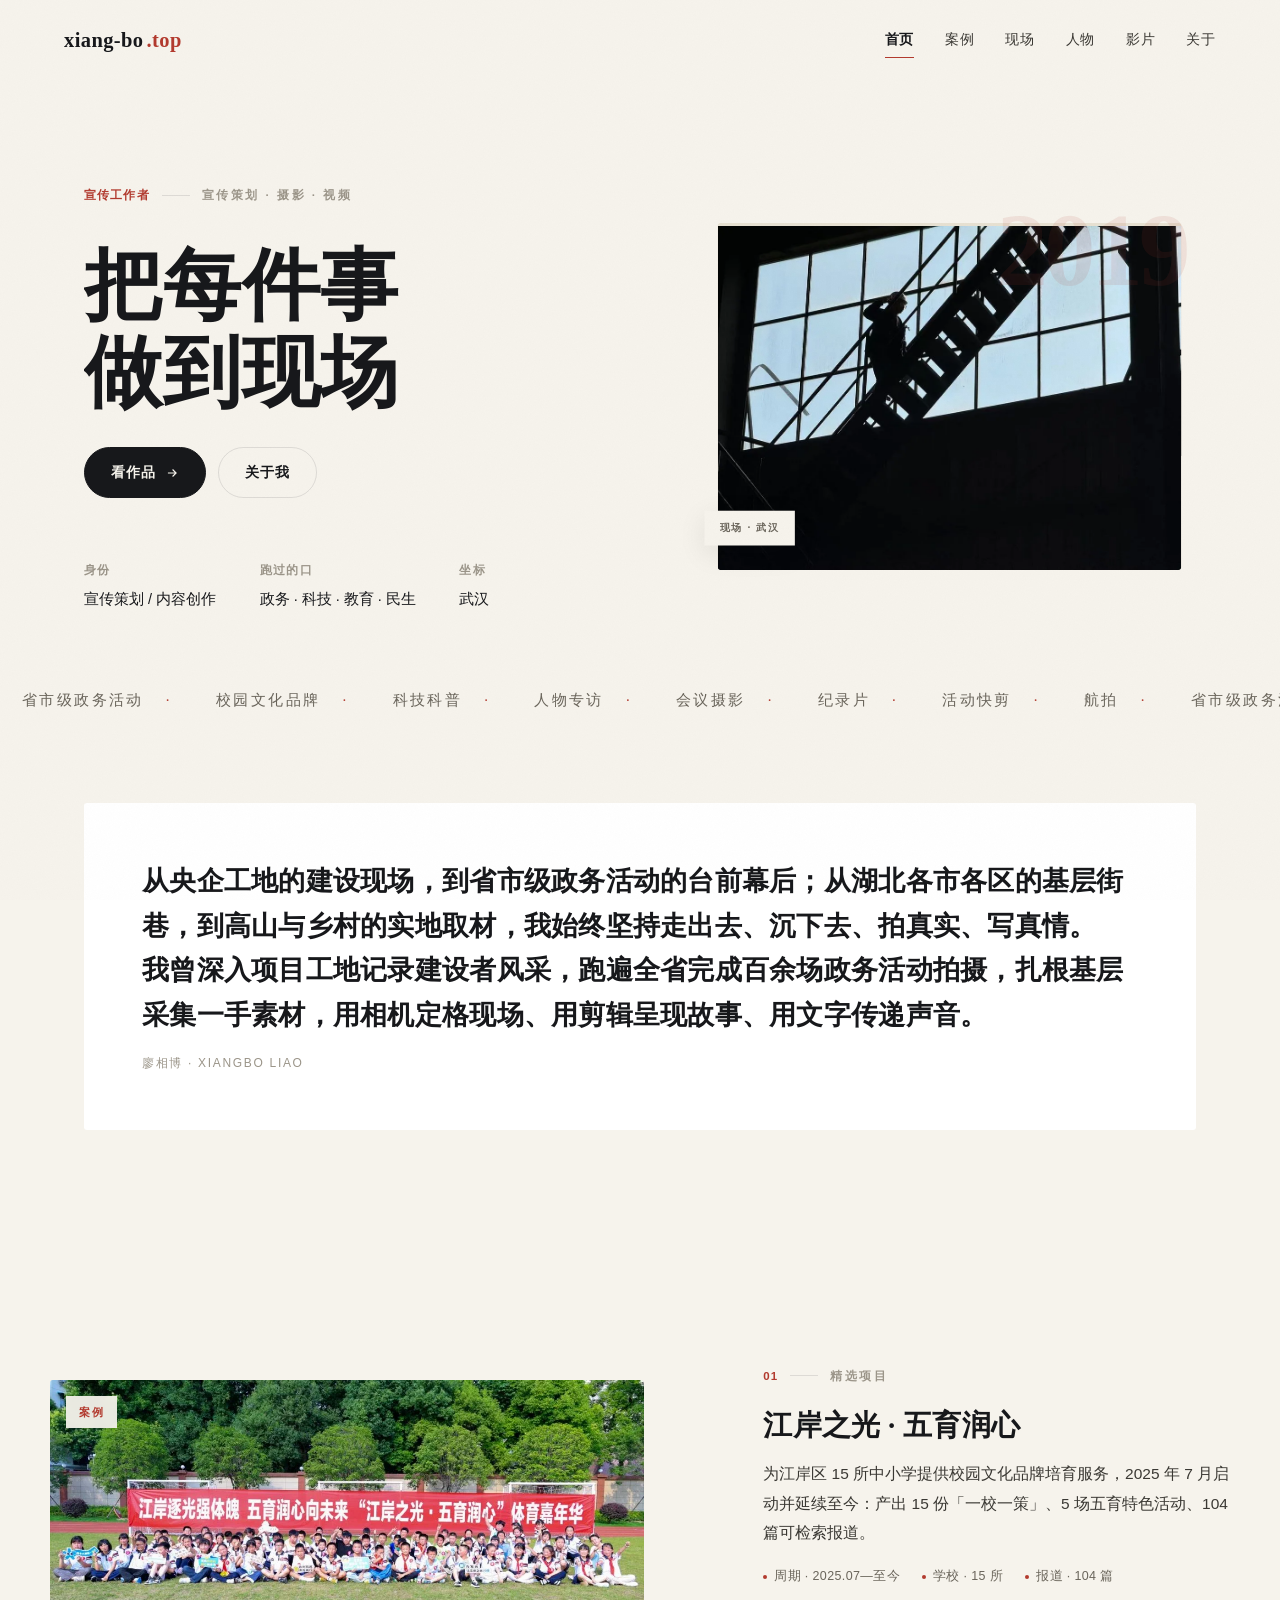
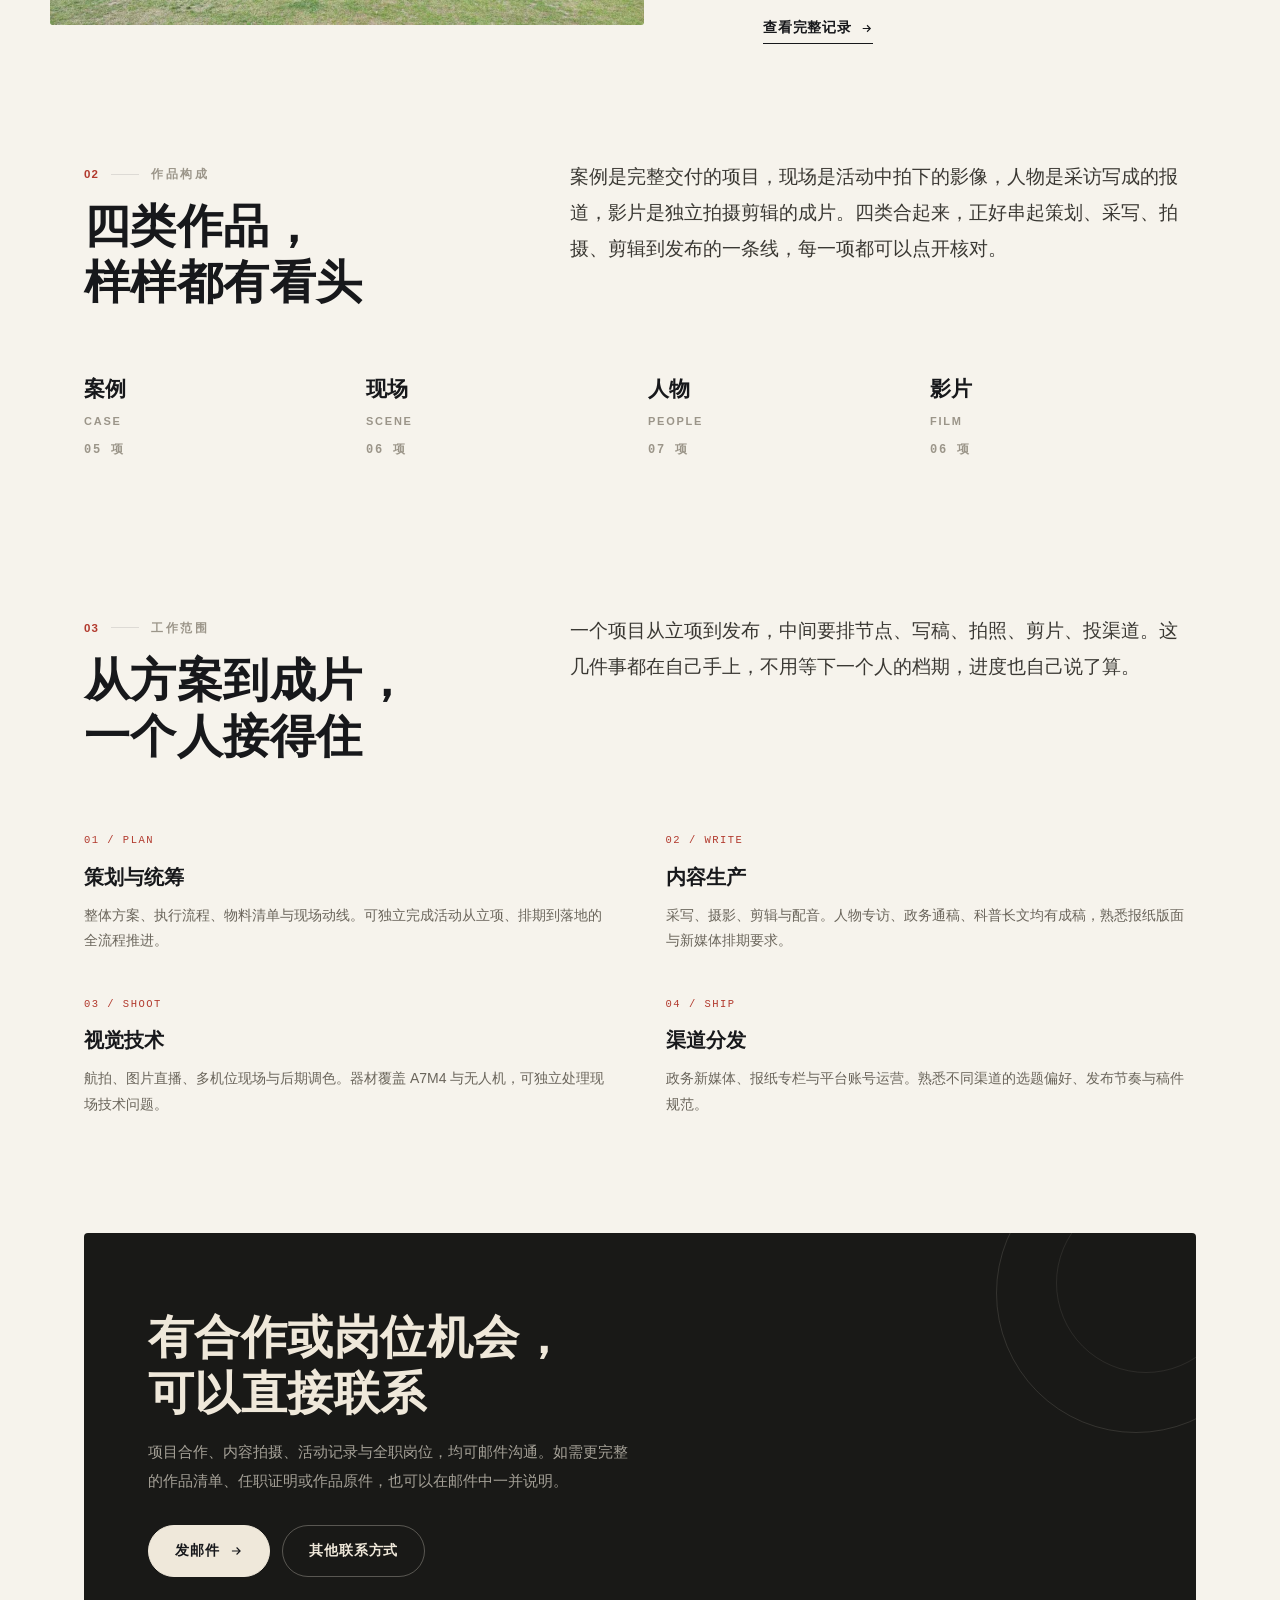
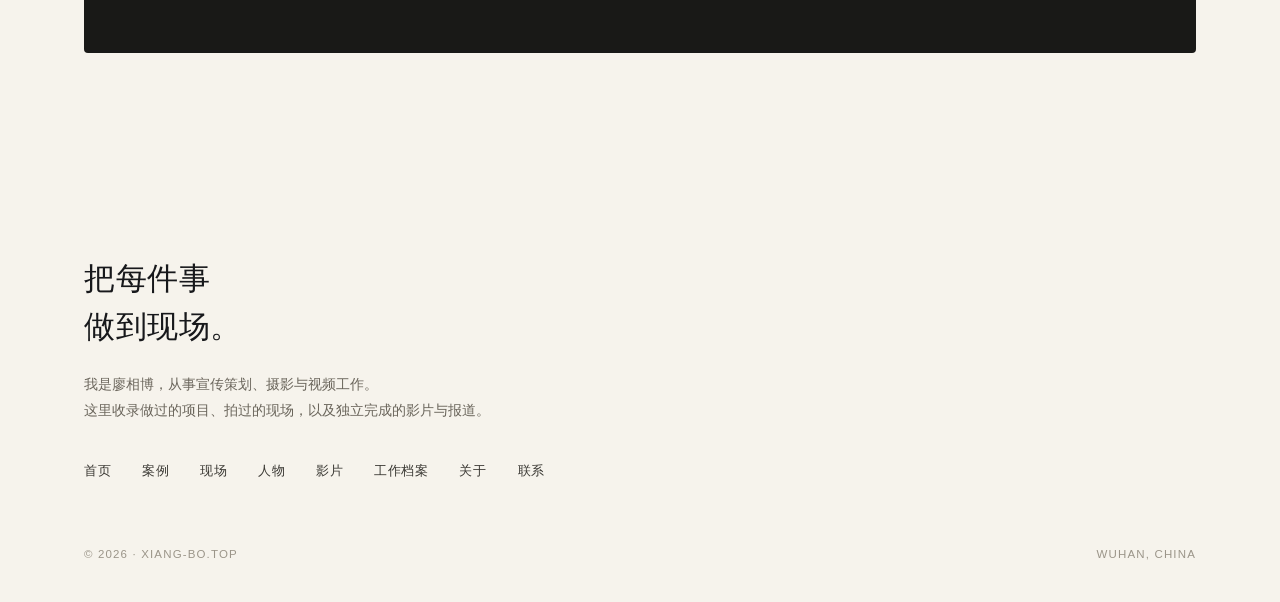
<file: index.html>
<!DOCTYPE html>
<html lang="zh-CN">
<head>
<meta charset="utf-8">
<meta name="viewport" content="width=device-width,initial-scale=1,viewport-fit=cover">
<title>廖相博 · 把每件事做到现场</title>
<meta name="description" content="廖相博，宣传策划 / 摄影 / 视频。从央企工地到省市级政务活动，做策划、写内容、拍现场、剪成片、发渠道。">
<meta name="theme-color" content="#F6F3EC">
<meta property="og:title" content="廖相博 · 把每件事做到现场">
<meta property="og:description" content="宣传策划 · 摄影 · 视频。项目、影片与现场记录。">
<meta property="og:type" content="website">
<link rel="icon" href="assets/favicon.svg" type="image/svg+xml">
<link rel="apple-touch-icon" href="assets/favicon.svg">
<link rel="canonical" href="https://xiang-bo.top/">
<meta property="og:url" content="https://xiang-bo.top/">
<meta property="og:site_name" content="廖相博 · xiang-bo.top">
<meta property="og:image" content="https://xiang-bo.top/assets/img/i002.webp">
<meta name="twitter:card" content="summary_large_image">
<link rel="stylesheet" href="assets/css/site.css">
<link rel="preload" as="image" href="assets/img/i002.webp">
</head>
<body data-page="home">

<div id="prog"></div>

<nav class="nav" id="nav">
  <a class="brand" href="index.html">xiang-bo<i>.top</i></a>
            <div class="nav-links">
    <a href="index.html" data-nav="home">首页</a>
    <a href="cases.html" data-nav="case">案例</a>
    <a href="scenes.html" data-nav="scene">现场</a>
    <a href="people.html" data-nav="people">人物</a>
    <a href="films.html" data-nav="film">影片</a>
    <a href="about.html" data-nav="about">关于</a>
  </div>
  <button class="nav-toggle" id="navToggle" aria-label="打开菜单"><span></span></button>
</nav>

        <div class="nav-panel" id="navPanel">
  <a href="index.html">首页 <small>HOME</small></a>
  <a href="cases.html">案例 <small>CASE</small></a>
  <a href="scenes.html">现场 <small>SCENE</small></a>
  <a href="people.html">人物 <small>PEOPLE</small></a>
  <a href="films.html">影片 <small>FILM</small></a>
  <a href="about.html">关于 <small>ABOUT</small></a>
  <a href="about.html#contact">联系 <small>CONTACT</small></a>
</div>

<div id="curtain"><b>XIANG-BO.TOP</b></div>

<main id="main"></main>

<footer>
  <div class="wrap">
    <p class="fq">把每件事<br>做到现场。</p>
    <p class="fnote">
      我是廖相博，从事宣传策划、摄影与视频工作。<br>
      这里收录做过的项目、拍过的现场，以及独立完成的影片与报道。
    </p>
                <div class="flinks">
      <a href="index.html">首页</a>
      <a href="cases.html">案例</a>
      <a href="scenes.html">现场</a>
      <a href="people.html">人物</a>
      <a href="films.html">影片</a>
      <a href="archive.html">工作档案</a>
      <a href="about.html">关于</a>
      <a href="about.html#contact">联系</a>
    </div>
    <div class="fbot">
      <span>© 2026 · xiang-bo.top</span>
      <span>Wuhan, China</span>
    </div>
  </div>
</footer>

<script src="assets/js/content.js"></script>
<script src="assets/js/motion.js"></script>
<script src="assets/js/app.js"></script>
<script src="assets/js/track.js"></script>
</body>
</html>
</file>
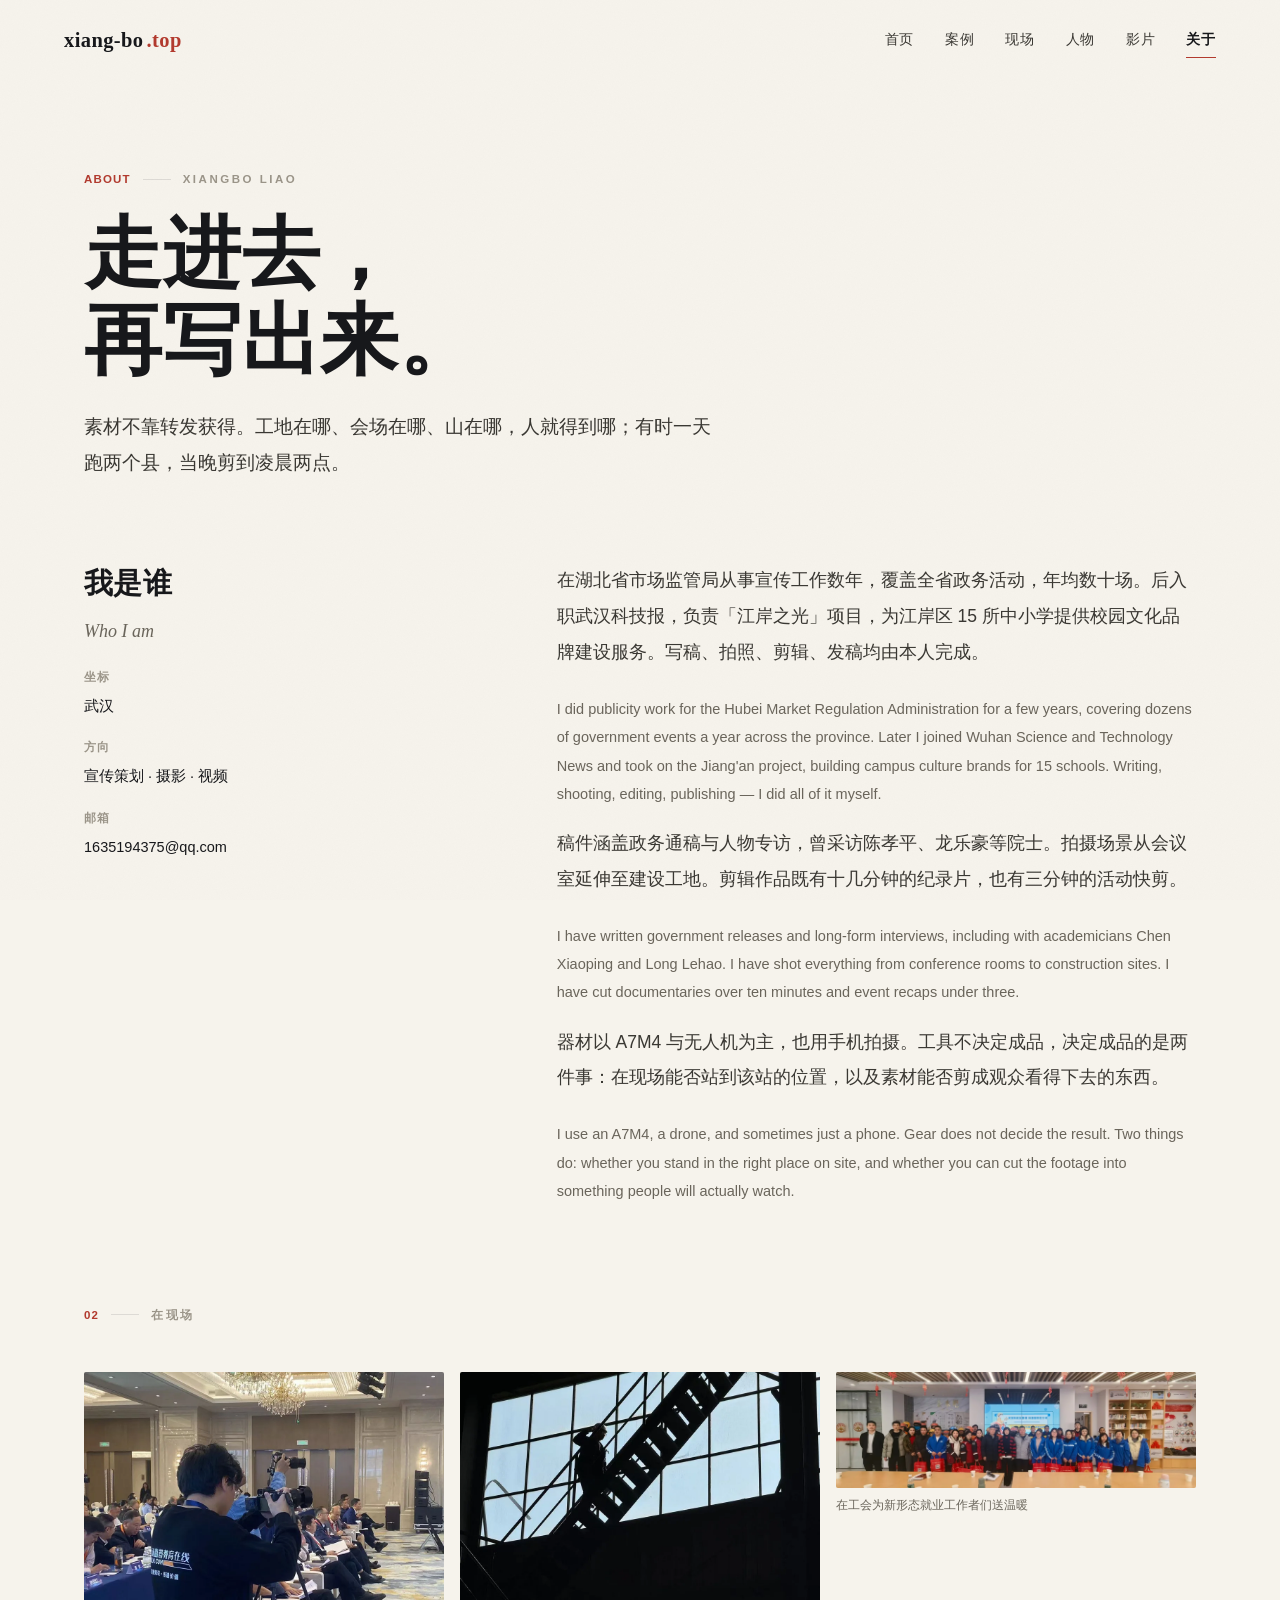
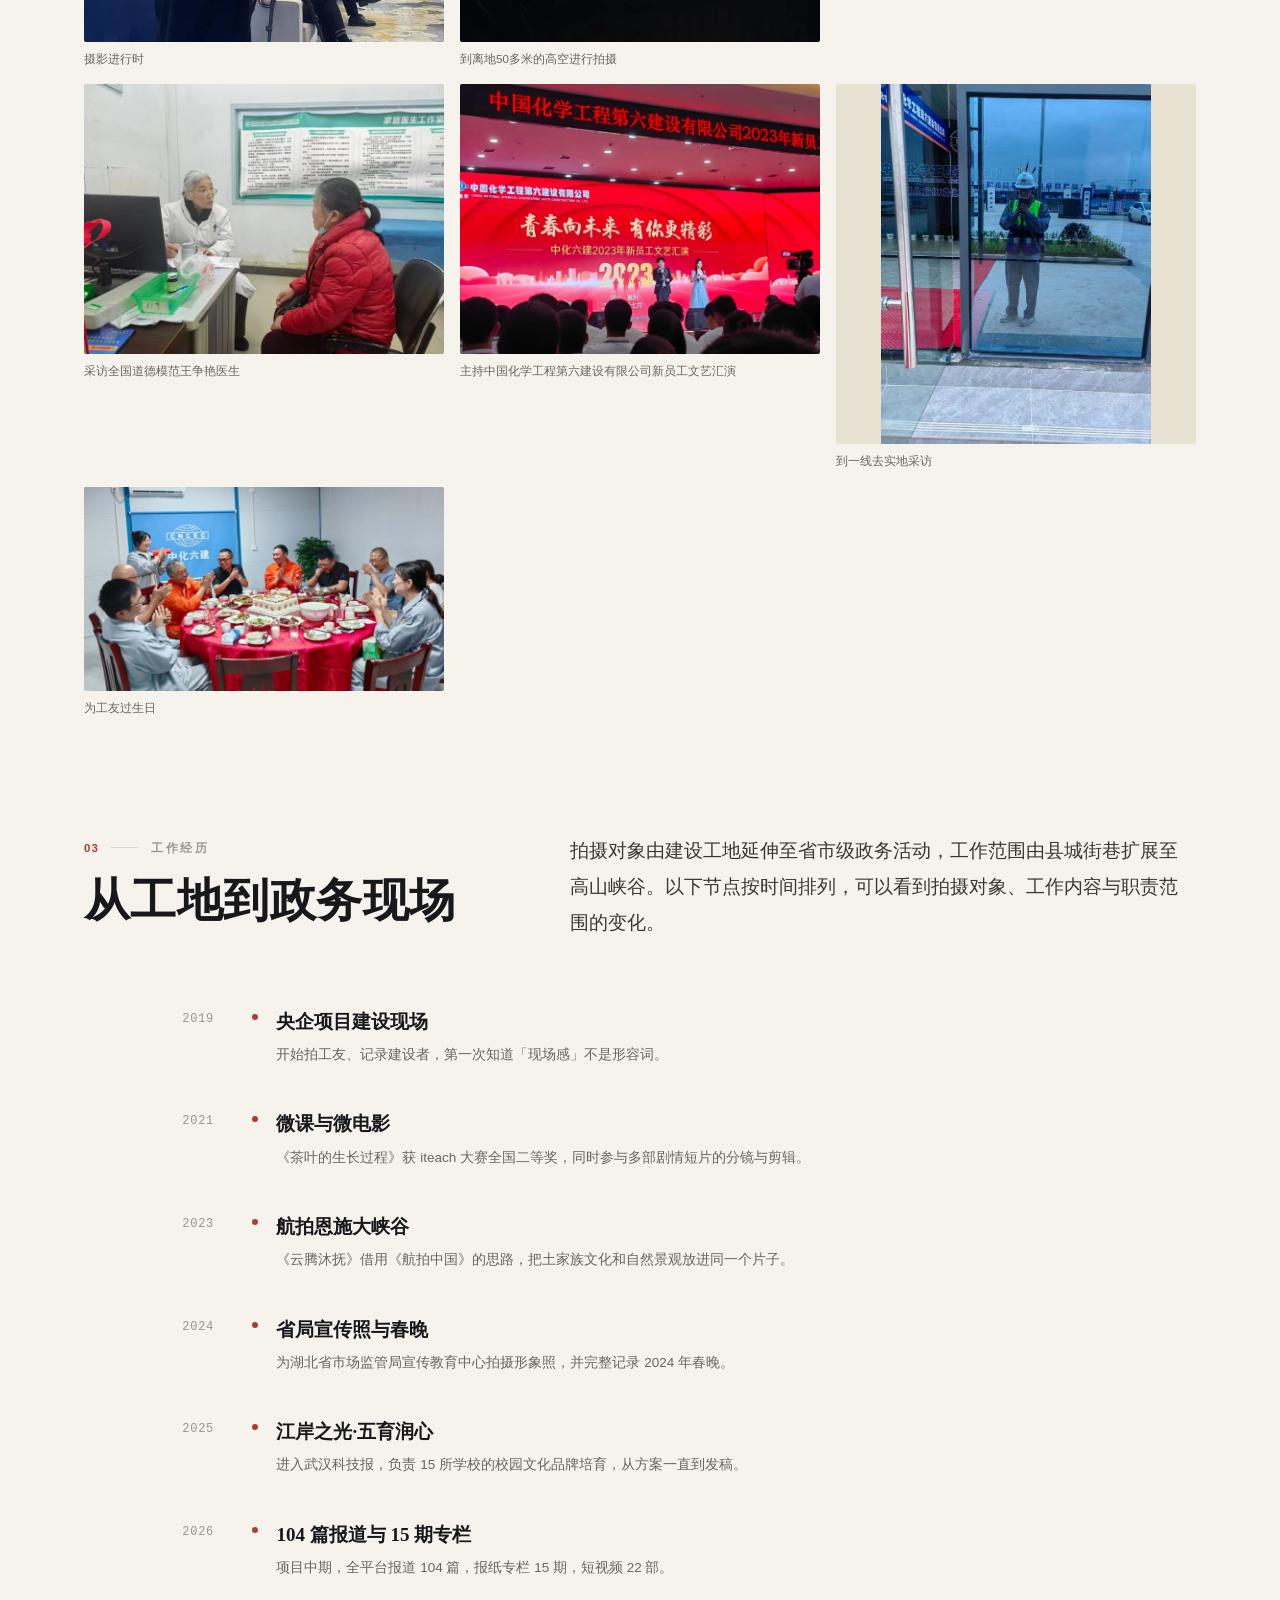
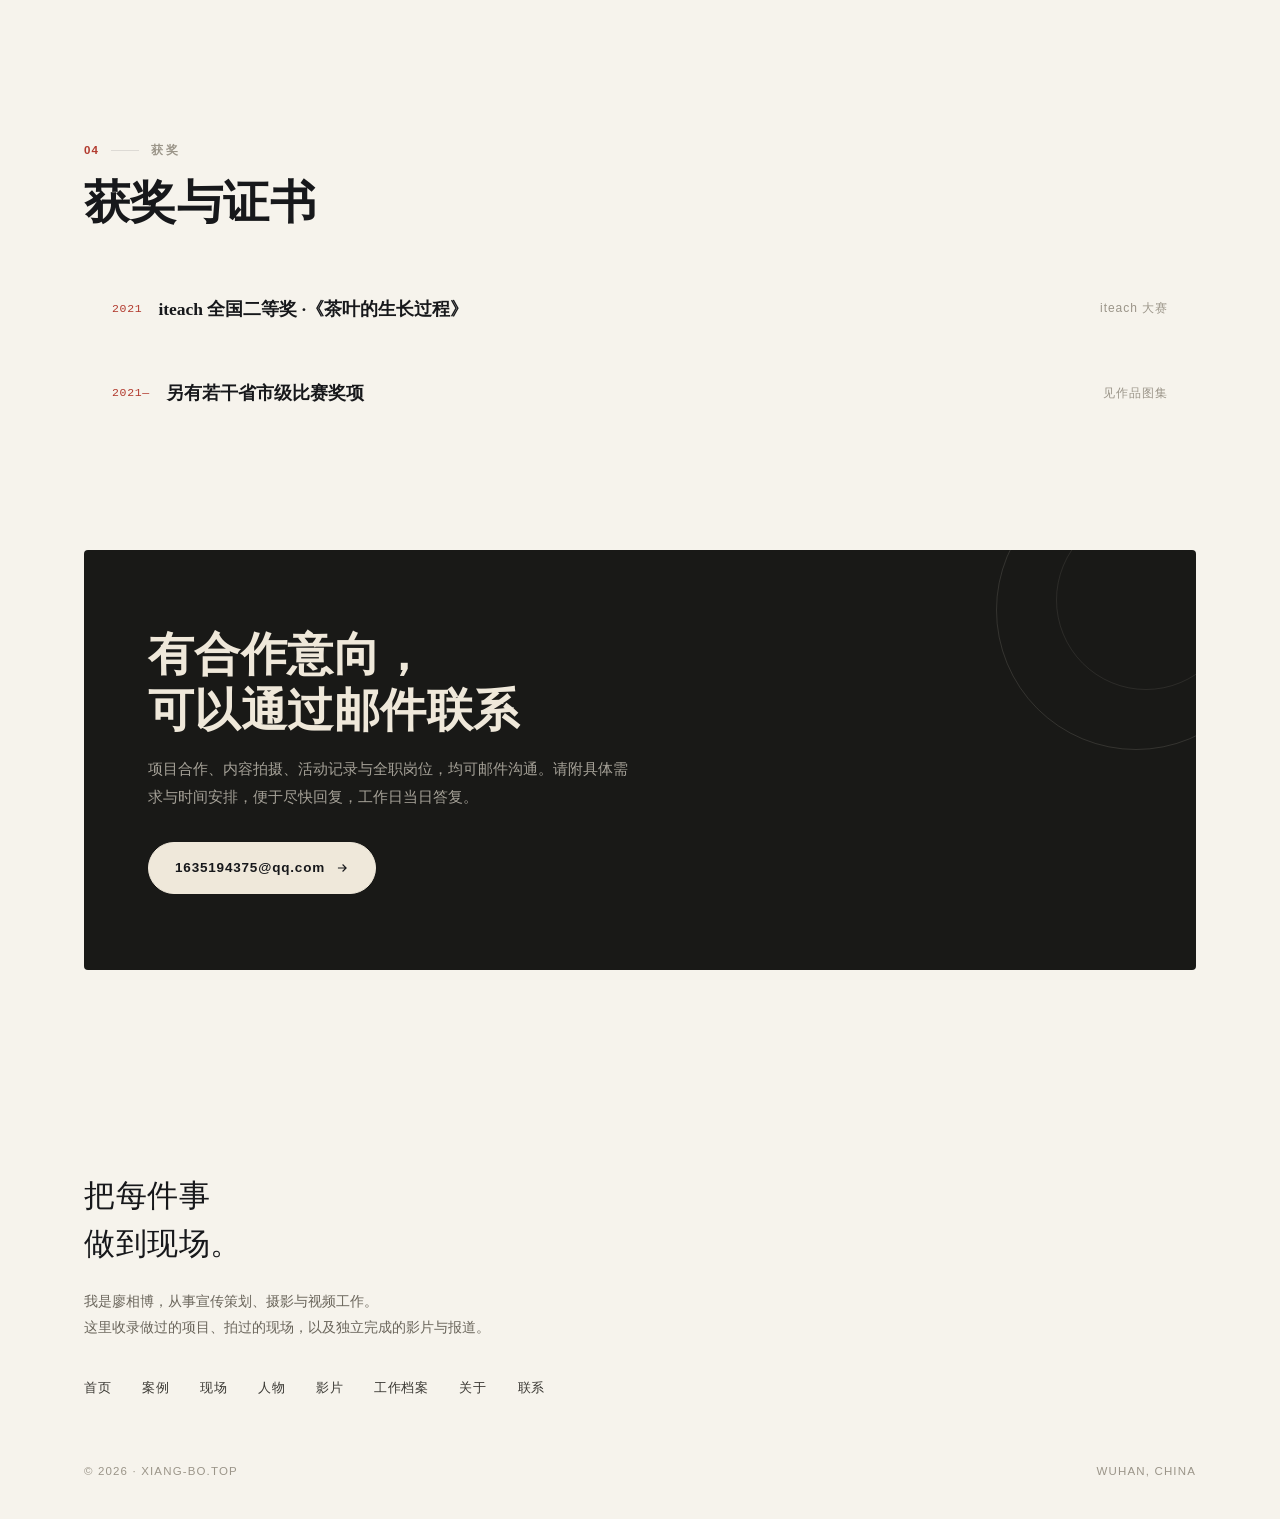
<file: about.html>
<!DOCTYPE html>
<html lang="zh-CN">
<head>
<meta charset="utf-8">
<meta name="viewport" content="width=device-width,initial-scale=1,viewport-fit=cover">
<title>关于 · 廖相博</title>
<meta name="description" content="廖相博，宣传策划 / 摄影 / 视频。从央企工地到省市级政务活动，八年一线宣传经历。">
<meta name="theme-color" content="#F6F3EC">
<meta property="og:title" content="关于 · 廖相博">
<meta property="og:description" content="廖相博，宣传策划 / 摄影 / 视频。从央企工地到省市级政务活动，八年一线宣传经历。">
<link rel="icon" href="assets/favicon.svg" type="image/svg+xml">
<link rel="apple-touch-icon" href="assets/favicon.svg">
<link rel="canonical" href="https://xiang-bo.top/about.html">
<meta property="og:url" content="https://xiang-bo.top/about.html">
<meta property="og:site_name" content="廖相博 · xiang-bo.top">
<meta property="og:image" content="https://xiang-bo.top/assets/img/i002.webp">
<meta name="twitter:card" content="summary_large_image">
<link rel="stylesheet" href="assets/css/site.css">
</head>
<body data-page="about">

<div id="prog"></div>

<nav class="nav" id="nav">
  <a class="brand" href="index.html">xiang-bo<i>.top</i></a>
            <div class="nav-links">
    <a href="index.html" data-nav="home">首页</a>
    <a href="cases.html" data-nav="case">案例</a>
    <a href="scenes.html" data-nav="scene">现场</a>
    <a href="people.html" data-nav="people">人物</a>
    <a href="films.html" data-nav="film">影片</a>
    <a href="about.html" data-nav="about">关于</a>
  </div>
  <button class="nav-toggle" id="navToggle" aria-label="打开菜单"><span></span></button>
</nav>

        <div class="nav-panel" id="navPanel">
  <a href="index.html">首页 <small>HOME</small></a>
  <a href="cases.html">案例 <small>CASE</small></a>
  <a href="scenes.html">现场 <small>SCENE</small></a>
  <a href="people.html">人物 <small>PEOPLE</small></a>
  <a href="films.html">影片 <small>FILM</small></a>
  <a href="about.html">关于 <small>ABOUT</small></a>
  <a href="about.html#contact">联系 <small>CONTACT</small></a>
</div>

<main id="main"></main>

<footer>
  <div class="wrap">
    <p class="fq">把每件事<br>做到现场。</p>
    <p class="fnote">
      我是廖相博，从事宣传策划、摄影与视频工作。<br>
      这里收录做过的项目、拍过的现场，以及独立完成的影片与报道。
    </p>
                <div class="flinks">
      <a href="index.html">首页</a>
      <a href="cases.html">案例</a>
      <a href="scenes.html">现场</a>
      <a href="people.html">人物</a>
      <a href="films.html">影片</a>
      <a href="archive.html">工作档案</a>
      <a href="about.html">关于</a>
      <a href="about.html#contact">联系</a>
    </div>
    <div class="fbot">
      <span>© 2026 · xiang-bo.top</span>
      <span>Wuhan, China</span>
    </div>
  </div>
</footer>

<script src="assets/js/content.js"></script>
<script src="assets/js/motion.js"></script>
<script src="assets/js/app.js"></script>
<script src="assets/js/track.js"></script>
</body>
</html>
</file>
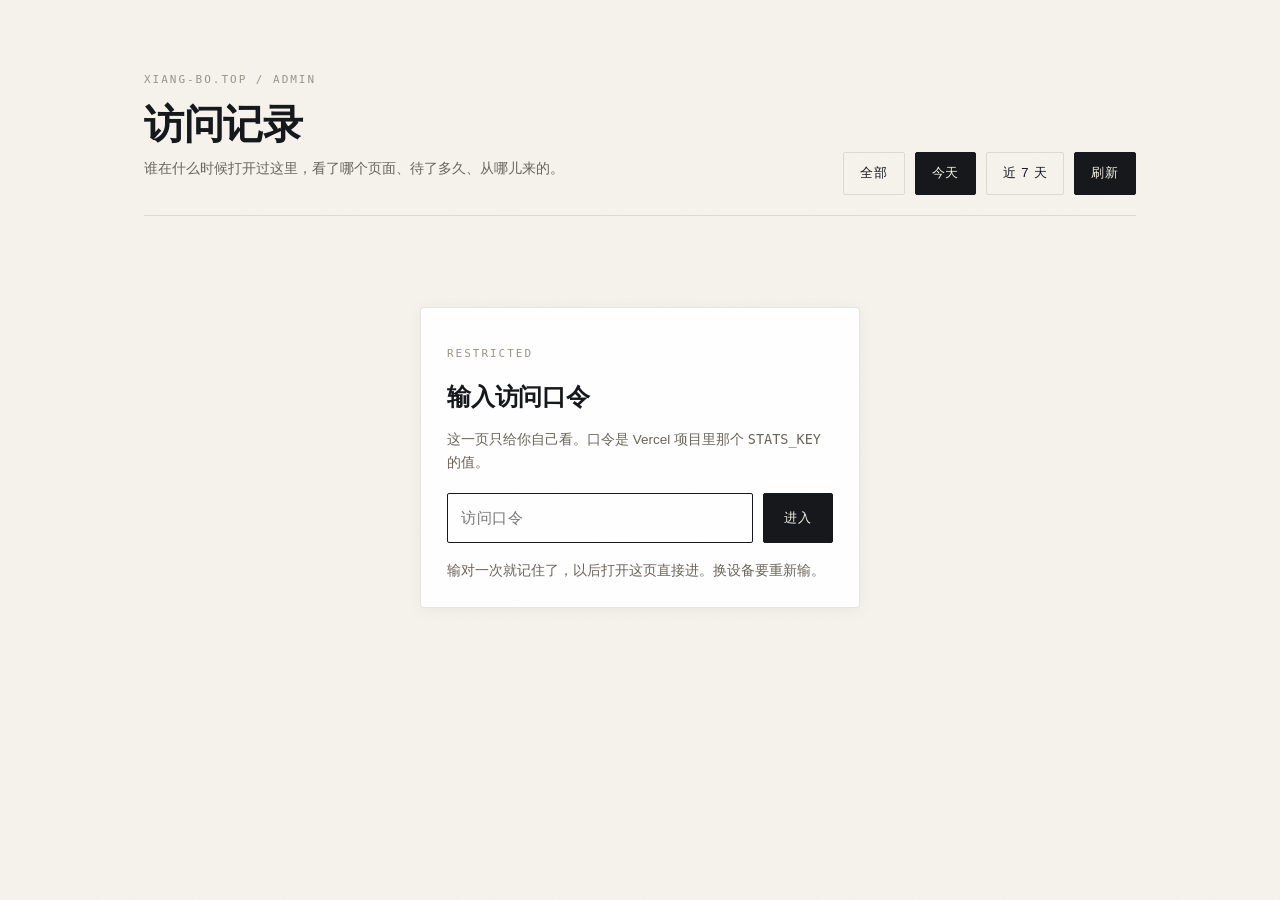
<file: admin.html>
<!DOCTYPE html>
<html lang="zh-CN">
<head>
<meta charset="utf-8">
<meta name="viewport" content="width=device-width,initial-scale=1,viewport-fit=cover">
<title>访问记录 · 后台</title>
<meta name="robots" content="noindex,nofollow">
<meta name="theme-color" content="#F6F3EC">
<link rel="icon" href="assets/favicon.svg" type="image/svg+xml">
<link rel="stylesheet" href="assets/css/site.css">
<style>
  body{background:var(--paper);color:var(--ink);}
  [hidden]{display:none!important;}
  .adm{max-width:1120px;margin:0 auto;padding:clamp(28px,5vw,64px) var(--gut) 80px;}
  .adm-head{display:flex;align-items:flex-end;justify-content:space-between;gap:24px;flex-wrap:wrap;
    border-bottom:1px solid var(--line);padding-bottom:20px;margin-bottom:28px;}
  .adm-head h1{font-family:var(--serif);font-size:clamp(26px,3.4vw,40px);line-height:1.15;margin:10px 0 0;font-weight:600;letter-spacing:-.01em;}
  .adm-head .sub{color:var(--ink-3);font-size:14px;margin-top:8px;}
  .tagline{font-family:var(--mono);font-size:11px;letter-spacing:.18em;text-transform:uppercase;color:var(--muted);}
  .toolbar{display:flex;gap:10px;align-items:center;flex-wrap:wrap;}
  .btn{font:inherit;font-size:13px;padding:9px 16px;border:1px solid var(--ink);background:var(--ink);color:var(--paper);
    cursor:pointer;border-radius:2px;transition:opacity .2s;}
  .btn:hover{opacity:.82;}
  .btn.ghost{background:transparent;color:var(--ink);border-color:var(--line);}
  .btn.ghost.on{background:var(--ink);color:var(--paper);border-color:var(--ink);}
  .gate{display:flex;justify-content:center;padding:clamp(16px,7vh,72px) 0 0;}
  .gate-card{width:100%;max-width:440px;background:var(--white);border:1px solid var(--line);
    border-radius:4px;padding:30px 26px 24px;box-shadow:0 2px 16px rgba(23,24,27,.05);}
  .gate-card h2{font-family:var(--serif);font-size:24px;font-weight:600;margin:10px 0 10px;letter-spacing:-.01em;}
  .gate-card > p{font-size:13.5px;line-height:1.75;color:var(--ink-3);margin:0 0 18px;}
  .gate-card form{display:flex;gap:10px;}
  .gate-card input{flex:1 1 auto;min-width:0;font:inherit;font-size:15px;padding:11px 13px;
    border:1px solid var(--line);background:var(--paper);border-radius:2px;color:var(--ink);letter-spacing:.04em;}
  .gate-card input:focus{outline:none;border-color:var(--ink);background:var(--white);}
  .gate-err{margin:14px 0 0!important;padding:10px 12px;border-left:3px solid var(--red);
    background:rgba(178,58,46,.07);color:var(--red);font-size:13px;line-height:1.6;}
  .gate-tip{margin:16px 0 0!important;font-size:12.5px;color:var(--muted);line-height:1.65;}
  .gate-tip code{font-family:var(--mono);font-size:11.5px;background:var(--paper-2);padding:2px 5px;border-radius:2px;}
  .gate-card .btn{flex:0 0 auto;padding:11px 20px;}
  .btn[disabled]{opacity:.55;cursor:default;}
  .hint{font-size:13px;color:var(--ink-3);line-height:1.7;}
  .hint code{font-family:var(--mono);font-size:12px;background:var(--paper-2);padding:2px 6px;border-radius:2px;}
  .stats{display:grid;grid-template-columns:repeat(5,1fr);gap:1px;background:var(--line);border:1px solid var(--line);
    margin:24px 0 30px;border-radius:3px;overflow:hidden;}
  .stats div{background:var(--white);padding:20px 16px;}
  .stats b{display:block;font-family:var(--serif);font-size:clamp(22px,2.5vw,31px);font-weight:600;line-height:1;white-space:nowrap;}
  .stats span{display:block;margin-top:8px;font-size:12px;color:var(--ink-3);letter-spacing:.02em;}
  .wrap-tbl{background:var(--white);border:1px solid var(--line);border-radius:3px;overflow:hidden;}
  table{width:100%;border-collapse:collapse;font-size:13.5px;}
  thead th{text-align:left;font-weight:600;font-size:11.5px;letter-spacing:.12em;text-transform:uppercase;
    color:var(--muted);padding:13px 14px;border-bottom:1px solid var(--line);background:var(--paper-2);white-space:nowrap;}
  tbody td{padding:12px 14px;border-bottom:1px solid var(--line-2);vertical-align:middle;}
  tbody tr:last-child td{border-bottom:none;}
  tbody tr:hover{background:rgba(23,24,27,.018);}
  .mono{font-family:var(--mono);font-size:12.5px;color:var(--ink-2);white-space:nowrap;}
  .page{font-weight:600;color:var(--ink);word-break:break-all;}
  .dur{font-family:var(--mono);font-size:12.5px;color:var(--ink-2);white-space:nowrap;}
  .dur b{color:var(--ink);font-weight:600;}
  .pill{display:inline-block;font-size:11px;padding:2px 8px;border-radius:99px;background:var(--paper-2);color:var(--ink-3);white-space:nowrap;}
  .reg,.dev,.dur{white-space:nowrap;}
  .pill.new{background:rgba(178,58,46,.1);color:var(--red);}
  .empty{padding:60px 20px;text-align:center;color:var(--ink-3);font-size:14px;}
  .foot{margin-top:26px;display:flex;justify-content:space-between;gap:16px;flex-wrap:wrap;font-size:12px;color:var(--muted);}
  .err{margin:18px 0;padding:14px 16px;border-left:3px solid var(--red);background:rgba(178,58,46,.06);
    font-size:13.5px;line-height:1.75;color:var(--ink-2);}
  .err b{color:var(--red);}
  .err ol{margin:8px 0 0 18px;padding:0;}
  .err li{margin:4px 0;}
  @media (max-width:760px){
    .stats{grid-template-columns:repeat(2,1fr);}
    .stats div:last-child{grid-column:1/-1;}
    thead{display:none;}
    tbody tr{display:block;padding:14px 14px 10px;border-bottom:1px solid var(--line);}
    tbody td{display:block;padding:3px 0;border:none;}
    tbody td::before{content:attr(data-l);display:inline-block;width:52px;color:var(--muted);font-size:11.5px;letter-spacing:.08em;}
  }
</style>
</head>
<body>

<div class="adm">
  <div class="adm-head">
    <div>
      <span class="tagline">xiang-bo.top / admin</span>
      <h1>访问记录</h1>
      <p class="sub">谁在什么时候打开过这里，看了哪个页面、待了多久、从哪儿来的。</p>
    </div>
    <div class="toolbar">
      <button class="btn ghost" id="fAll">全部</button>
      <button class="btn ghost on" id="fToday">今天</button>
      <button class="btn ghost" id="f7">近 7 天</button>
      <button class="btn" id="reload">刷新</button>
    </div>
  </div>

  <div class="gate" id="gate" hidden>
    <div class="gate-card">
      <span class="tagline">restricted</span>
      <h2>输入访问口令</h2>
      <p>这一页只给你自己看。口令是 Vercel 项目里那个 <code>STATS_KEY</code> 的值。</p>
      <form id="gateForm" autocomplete="on">
        <input type="password" id="key" name="key" placeholder="访问口令" autocomplete="current-password"
               inputmode="numeric" spellcheck="false">
        <button class="btn" id="enter" type="submit">进入</button>
      </form>
      <p class="gate-err" id="gateErr" hidden></p>
      <p class="gate-tip">输对一次就记住了，以后打开这页直接进。换设备要重新输。</p>
    </div>
  </div>

  <div id="msg"></div>

  <div id="panel" hidden>
    <div class="stats">
      <div><b id="sToday">0</b><span>今日访问</span></div>
      <div><b id="sUv">0</b><span>今日访客（按 IP 去重）</span></div>
      <div><b id="s7">0</b><span>近 7 天访问</span></div>
      <div><b id="sAvg">—</b><span>今日平均停留</span></div>
      <div><b id="sTotal">0</b><span>累计访问</span></div>
    </div>

    <div class="wrap-tbl">
      <table>
        <thead>
          <tr>
            <th>时间</th><th>IP</th><th>地区</th><th>页面 / 作品</th><th>停留</th><th>来源</th><th>设备</th><th>访客</th>
          </tr>
        </thead>
        <tbody id="rows"></tbody>
      </table>
      <div class="empty" id="empty" hidden>这个时间段还没有记录。</div>
    </div>

    <div class="foot">
      <span id="meta">—</span>
      <span>每 30 秒自动刷新 · 只保留最近 5000 条 · 停留不足 2 秒不计</span>
    </div>
  </div>
</div>

<script>
(function () {
  var KEY = 'xb_stats_key';
  var all = [];
  var filter = 'today';
  var total = 0;
  var timer = null;

  var $ = function (s) { return document.querySelector(s); };

  /* 口令记在 localStorage，输一次以后直接进；早先存在 sessionStorage 里的也认 */
  function key() {
    var v = '';
    try { v = localStorage.getItem(KEY) || ''; } catch (e) {}
    if (!v) { try { v = sessionStorage.getItem(KEY) || ''; } catch (e) {} }
    return v;
  }
  function saveKey(v) {
    try { localStorage.setItem(KEY, v); } catch (e) {}
    try { sessionStorage.setItem(KEY, v); } catch (e) {}
  }
  function dropKey() {
    try { localStorage.removeItem(KEY); } catch (e) {}
    try { sessionStorage.removeItem(KEY); } catch (e) {}
  }

  function fmtTime(t) {
    var d = new Date(t);
    var p = function (n) { return n < 10 ? '0' + n : '' + n; };
    return p(d.getMonth() + 1) + '-' + p(d.getDate()) + ' ' +
      p(d.getHours()) + ':' + p(d.getMinutes()) + ':' + p(d.getSeconds());
  }

  function dayStart(offset) {
    var d = new Date();
    d.setHours(0, 0, 0, 0);
    return d.getTime() - offset * 86400000;
  }

  function region(v) {
    var a = [];
    if (v.ct) a.push(v.ct);
    if (v.rg) a.push(v.rg);
    if (v.cc) a.push(v.cc);
    return a.length ? a.join(' · ') : '—';
  }

  function esc(s) {
    return String(s == null ? '' : s).replace(/[&<>"]/g, function (c) {
      return { '&': '&amp;', '<': '&lt;', '>': '&gt;', '"': '&quot;' }[c];
    });
  }

  /* 停留时长：不足一分钟按秒，超过按分秒 */
  function fmtDur(s) {
    var n = Math.round(Number(s) || 0);
    if (n < 1) return '—';
    if (n < 60) return n + ' 秒';
    var m = Math.floor(n / 60);
    var r = n % 60;
    return m + ' 分' + (r ? ' ' + r + ' 秒' : '');
  }

  /* 作品详情页显示作品名，其余显示页面路径 */
  function pageCell(v) {
    if (v.ti) return '<span class="pill">作品</span> ' + esc(v.ti);
    return esc(v.p || '—');
  }

  function showMsg(html) { $('#msg').innerHTML = html || ''; }

  function render() {
    var since = filter === 'today' ? dayStart(0) : (filter === '7' ? dayStart(6) : 0);
    var list = all.filter(function (v) { return v.t >= since; });

    var today = all.filter(function (v) { return v.t >= dayStart(0); });
    var ipSet = {};
    today.forEach(function (v) { if (v.ip) ipSet[v.ip] = 1; });
    $('#sToday').textContent = today.length;
    $('#sUv').textContent = Object.keys(ipSet).length;
    $('#s7').textContent = all.filter(function (v) { return v.t >= dayStart(6); }).length;
    $('#sTotal').textContent = total.toLocaleString('en-US');

    /* 只统计有停留数据的记录，页面上待不到 2 秒的不参与平均 */
    var timed = today.filter(function (v) { return v.d > 0; });
    var avg = timed.length
      ? timed.reduce(function (a, v) { return a + v.d; }, 0) / timed.length
      : 0;
    $('#sAvg').textContent = avg ? fmtDur(avg) : '—';

    $('#rows').innerHTML = list.map(function (v) {
      return '<tr>' +
        '<td data-l="时间" class="mono" title="' + new Date(v.t).toLocaleString('zh-CN') + '">' + fmtTime(v.t) + '</td>' +
        '<td data-l="IP" class="mono">' + (v.ip || '—') + '</td>' +
        '<td data-l="地区" class="reg">' + region(v) + '</td>' +
        '<td data-l="页面" class="page">' + pageCell(v) + '</td>' +
        '<td data-l="停留" class="dur">' + fmtDur(v.d) + '</td>' +
        '<td data-l="来源">' + esc(v.r || '直接打开') + '</td>' +
        '<td data-l="设备" class="dev">' + esc((v.dv || '—') + ' · ' + (v.br || '—')) + '</td>' +
        '<td data-l="访客"><span class="pill' + (v.n ? ' new' : '') + '">' + (v.n ? '新访客' : '回访') + '</span></td>' +
        '</tr>';
    }).join('');

    $('#empty').hidden = list.length > 0;
    $('#meta').textContent = '当前显示 ' + list.length + ' 条 · 已载入最近 ' + all.length + ' 条' +
      (timed.length ? ' · 今日平均停留 ' + fmtDur(avg) : '');
  }

  function showGate(err) {
    $('#gate').hidden = false;
    $('#panel').hidden = true;
    $('#gateErr').hidden = !err;
    if (err) $('#gateErr').textContent = err;
    var b = $('#enter');
    b.disabled = false;
    b.textContent = '进入';
    setTimeout(function () { try { $('#key').focus(); } catch (e) {} }, 80);
  }

  function hideGate() {
    $('#gate').hidden = true;
    $('#panel').hidden = false;
  }

  function load() {
    if (!key()) { showGate(''); return; }
    var b = $('#enter');
    b.disabled = true;
    b.textContent = '验证中';
    fetch('/api/stats?limit=600', { headers: { 'x-stats-key': key() }, cache: 'no-store' })
      .then(function (r) { return r.json().then(function (j) { return { s: r.status, j: j }; }); })
      .then(function (o) {
        if (o.s === 401) {
          dropKey();
          showGate('口令不对，重新输入一次。');
          return;
        }
        if (o.s === 503) {
          $('#gate').hidden = true;
          $('#panel').hidden = true;
          if (o.j.error === 'key_not_configured') {
            showMsg('<div class="err"><b>还没设访问口令。</b>去 Vercel 项目设置里加一个环境变量 ' +
              '<code>STATS_KEY</code>（自己定一串字符），重新部署后就能进。</div>');
          } else {
            showMsg('<div class="err"><b>还没接上存储。</b>访问记录需要一个 Redis。步骤：' +
              '<ol><li>Vercel 项目 → Storage → Create Database → Upstash for Redis（免费额度够用）</li>' +
              '<li>创建后点 Connect Project，选这个站点，环境变量会自动注入</li>' +
              '<li>再到 Settings → Environment Variables 添加 <code>STATS_KEY</code></li>' +
              '<li>Deployments 里 Redeploy 一次，这里就会开始有数据</li></ol></div>');
          }
          return;
        }
        if (!o.j.ok) { showGate('读取失败：' + (o.j.error || '未知错误')); return; }
        showMsg('');
        hideGate();
        all = o.j.visits || [];
        total = o.j.total || 0;
        render();
      })
      .catch(function () { showGate('连不上接口，检查网络后再试。'); });
  }

  /* 口令框用表单提交，回车和点按钮都走同一条路 */
  $('#gateForm').addEventListener('submit', function (e) {
    e.preventDefault();
    var v = $('#key').value.trim();
    if (!v) { showGate('先输入口令。'); return; }
    saveKey(v);
    load();
  });
  $('#reload').addEventListener('click', function () { $('#reload').textContent = '刷新'; load(); });

  function setFilter(f, el) {
    filter = f;
    ['#fAll', '#fToday', '#f7'].forEach(function (s) { $(s).classList.remove('on'); });
    el.classList.add('on');
    render();
  }
  $('#fAll').addEventListener('click', function () { setFilter('all', this); });
  $('#fToday').addEventListener('click', function () { setFilter('today', this); });
  $('#f7').addEventListener('click', function () { setFilter('7', this); });

  /* 支持 admin.html?k=口令 直接打开，口令存下后从地址栏抹掉 */
  try {
    var qk = new URLSearchParams(location.search).get('k');
    if (qk) {
      saveKey(qk.trim());
      history.replaceState(null, '', location.pathname);
    }
  } catch (e) {}

  load();
  timer = setInterval(function () { if (key() && !document.hidden) load(); }, 30000);
})();
</script>
</body>
</html>
</file>
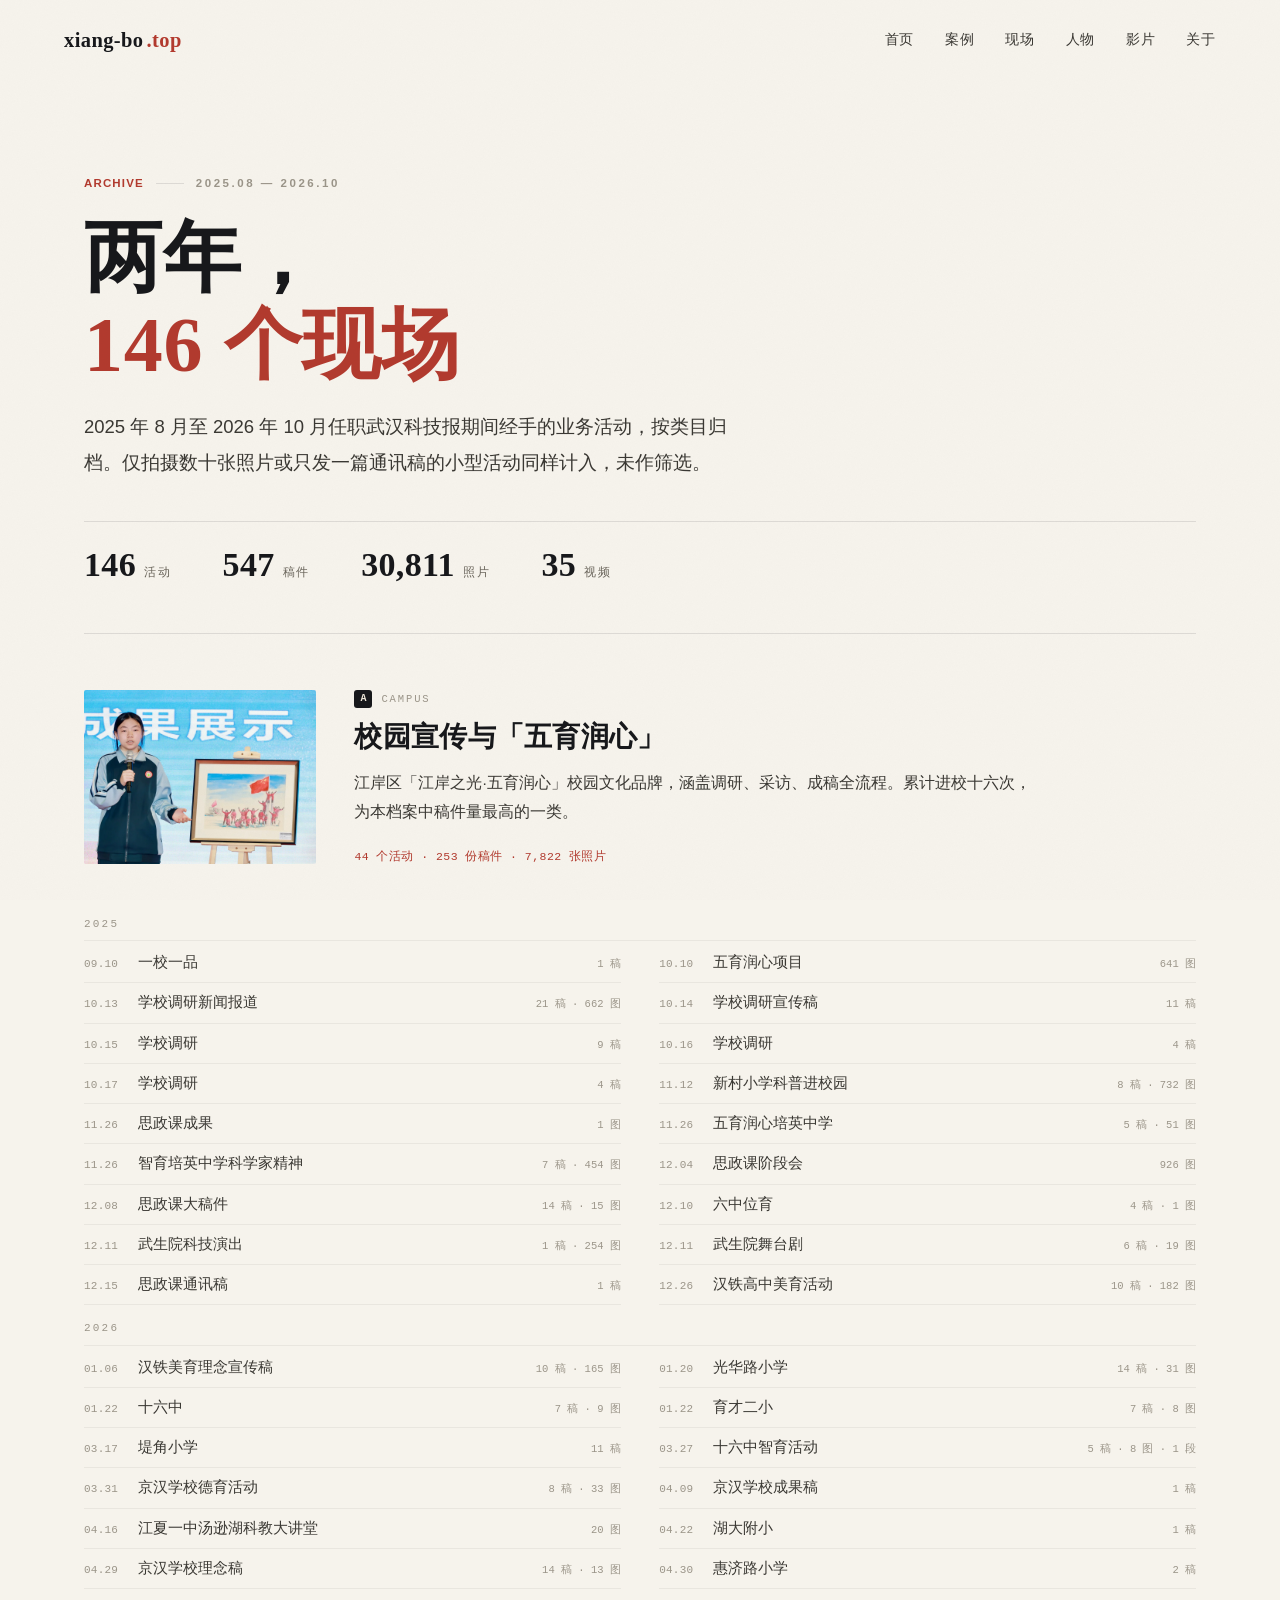
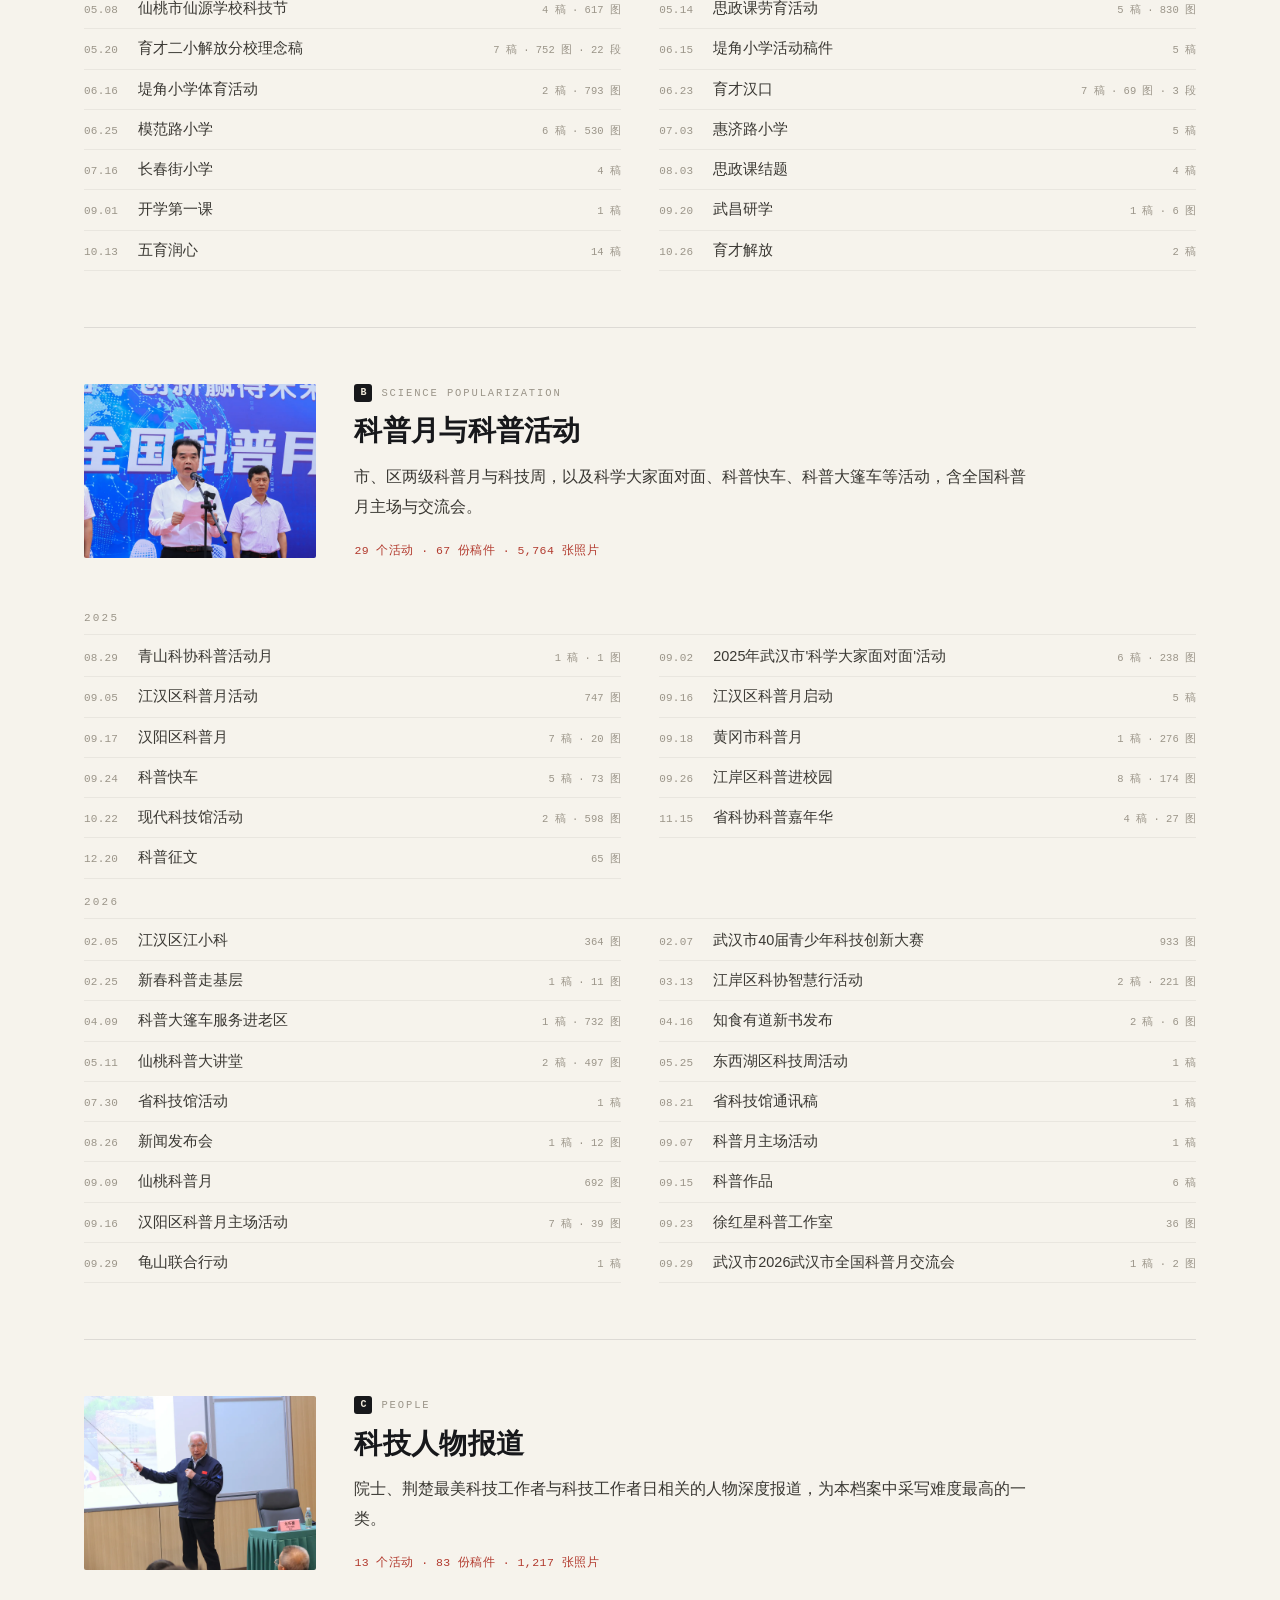
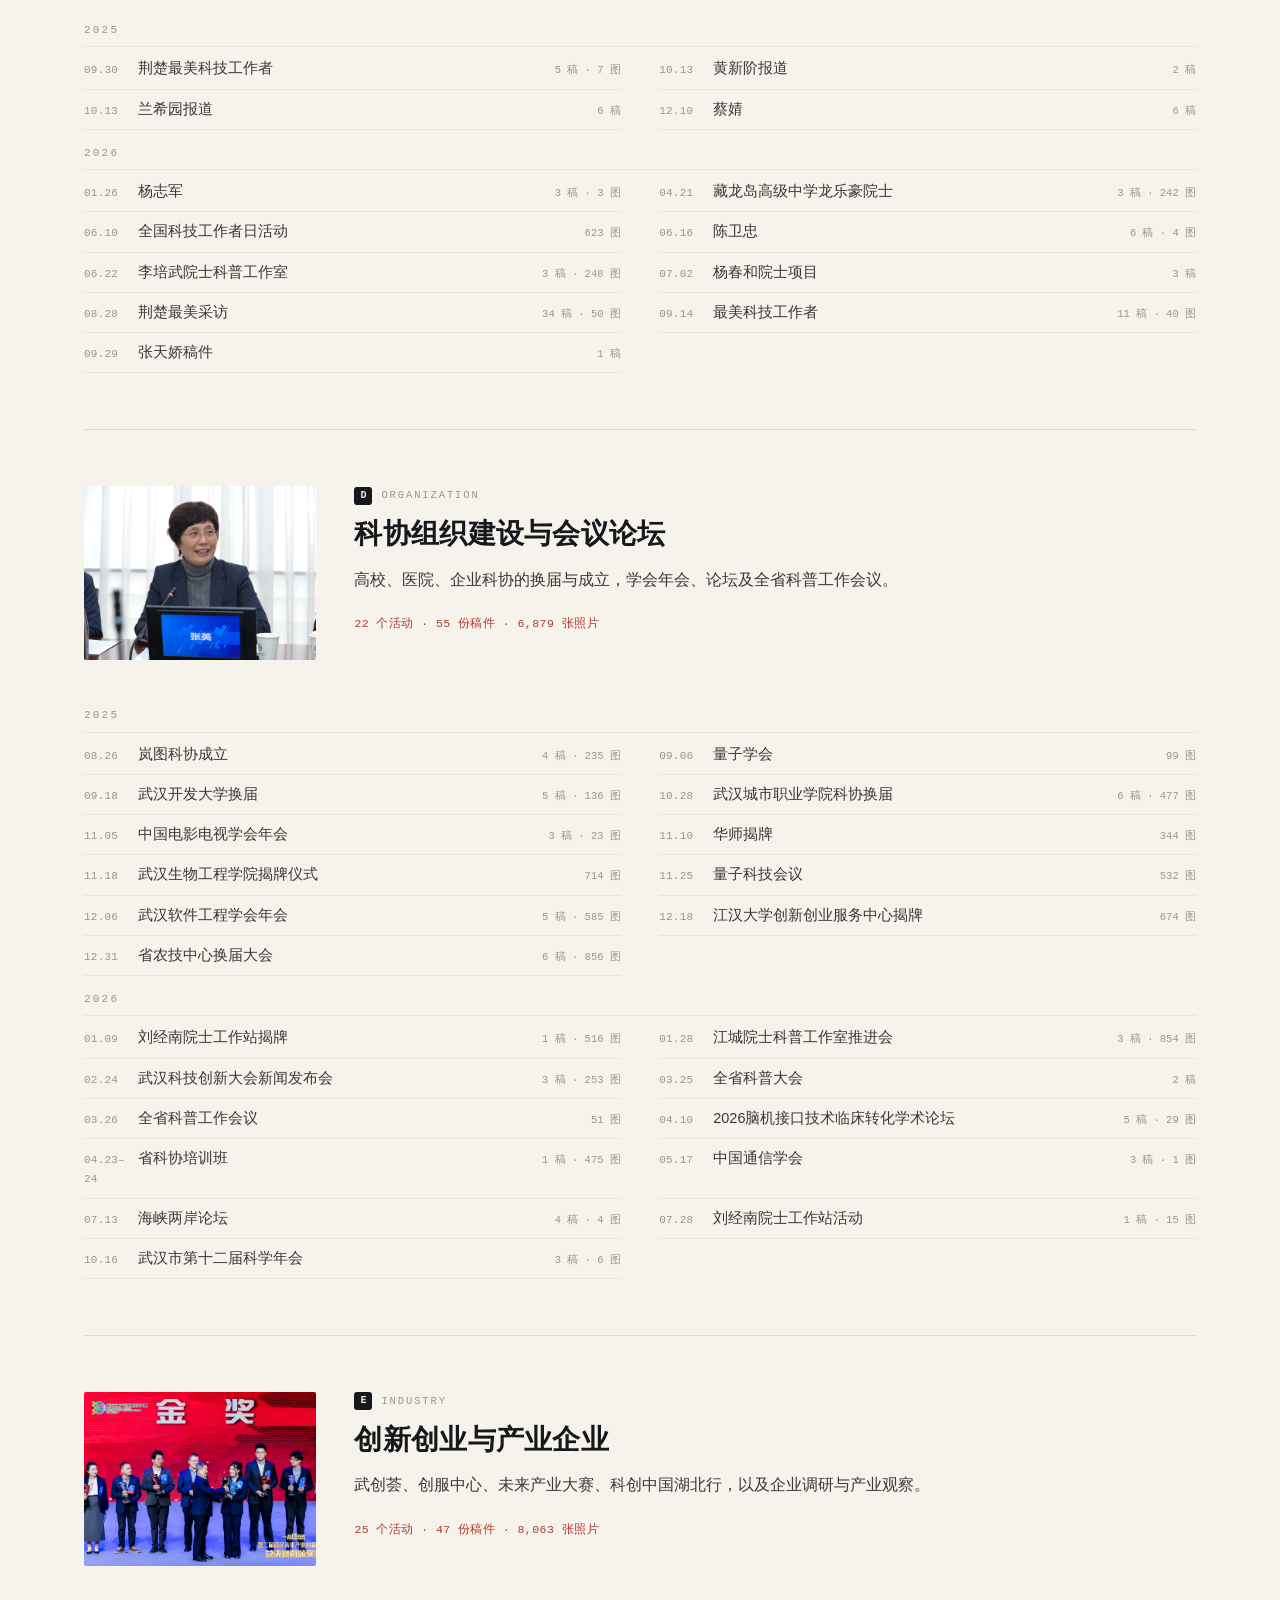
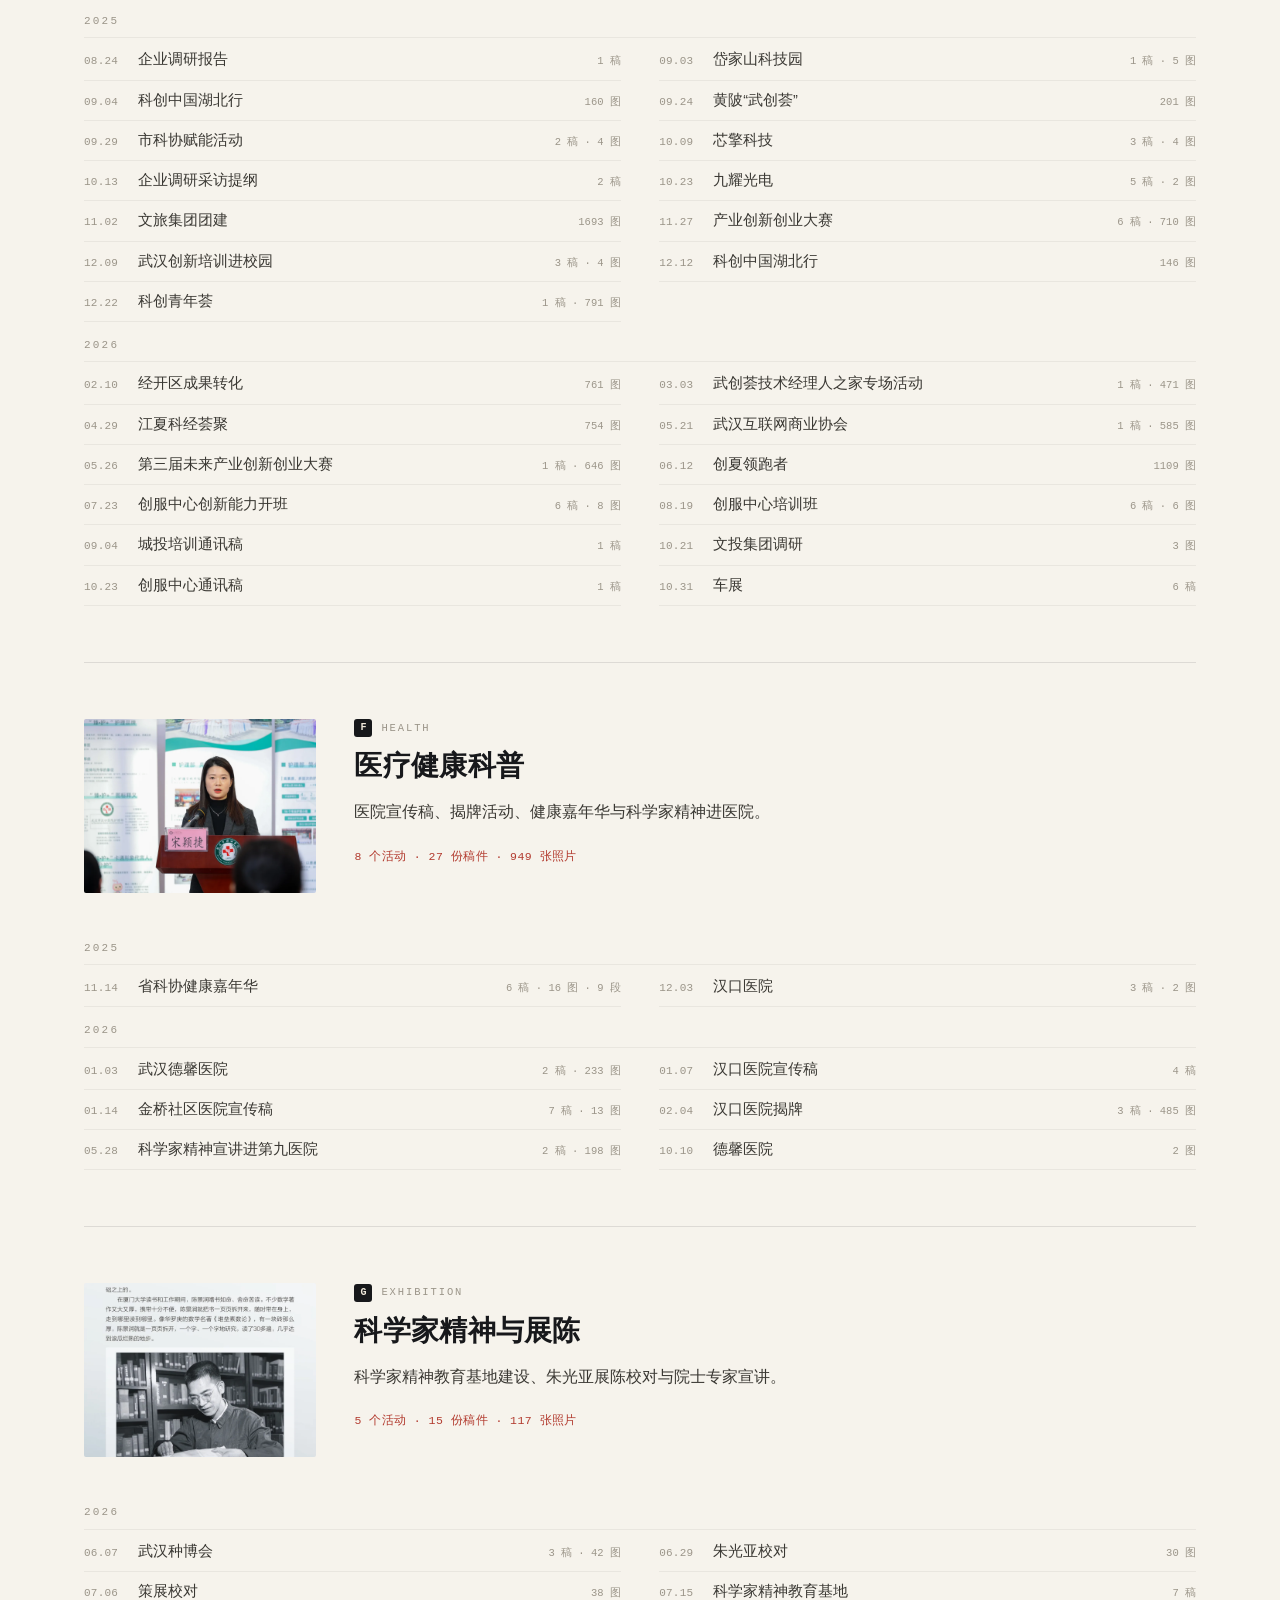
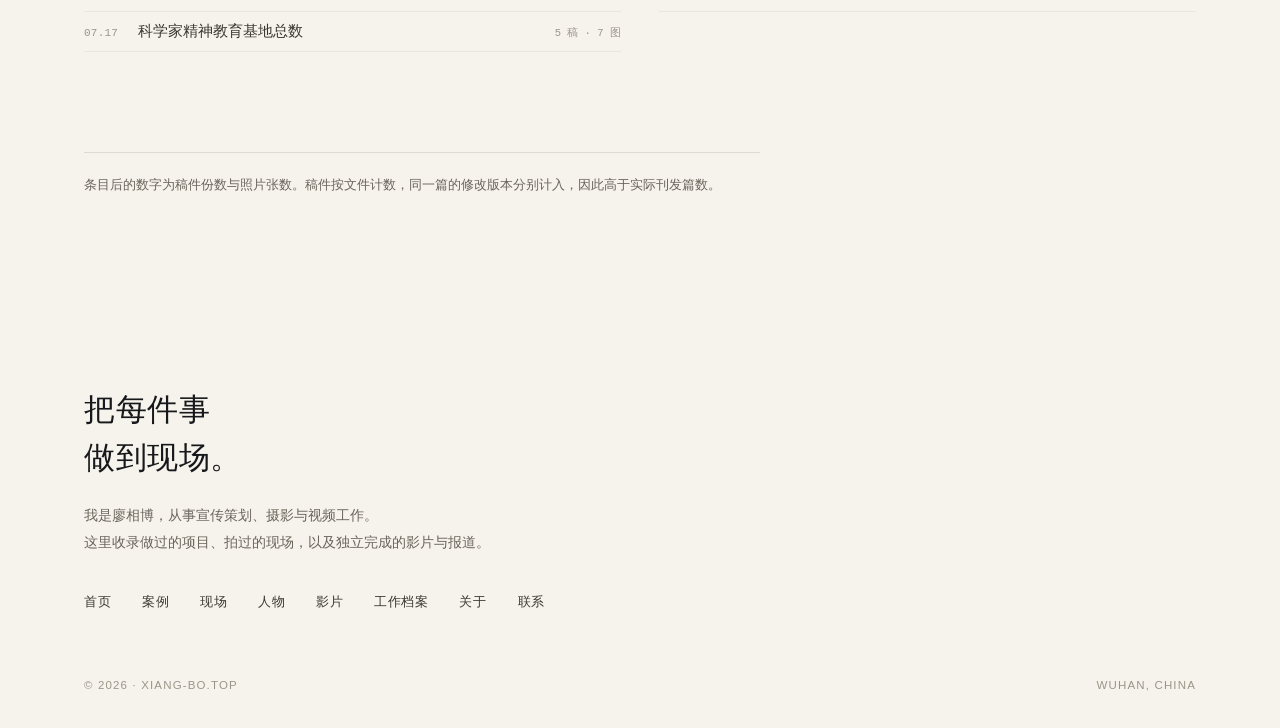
<file: archive.html>
<!DOCTYPE html>
<html lang="zh-CN">
<head>
<meta charset="utf-8">
<meta name="viewport" content="width=device-width,initial-scale=1,viewport-fit=cover">
<title>工作档案 · 廖相博</title>
<meta name="description" content="2025 年 8 月到 2026 年 10 月，武汉科技报采编工作档案：146 个活动、547 份稿件、30811 张照片，按校园、科普、人物、会议、产业、医疗等七类归档。">
<meta name="theme-color" content="#F6F3EC">
<meta property="og:title" content="工作档案 · 廖相博">
<meta property="og:description" content="2025 年 8 月至 2026 年 10 月的采编工作档案，146 个活动按七类归档。">
<link rel="icon" href="assets/favicon.svg" type="image/svg+xml">
<link rel="apple-touch-icon" href="assets/favicon.svg">
<link rel="canonical" href="https://xiang-bo.top/archive.html">
<meta property="og:url" content="https://xiang-bo.top/archive.html">
<meta property="og:site_name" content="廖相博 · xiang-bo.top">
<meta property="og:image" content="https://xiang-bo.top/assets/img/i002.webp">
<meta name="twitter:card" content="summary_large_image">
<link rel="stylesheet" href="assets/css/site.css">
</head>
<body data-page="archive">

<div id="prog"></div>

<nav class="nav" id="nav">
  <a class="brand" href="index.html">xiang-bo<i>.top</i></a>
            <div class="nav-links">
    <a href="index.html" data-nav="home">首页</a>
    <a href="cases.html" data-nav="case">案例</a>
    <a href="scenes.html" data-nav="scene">现场</a>
    <a href="people.html" data-nav="people">人物</a>
    <a href="films.html" data-nav="film">影片</a>
    <a href="about.html" data-nav="about">关于</a>
  </div>
  <button class="nav-toggle" id="navToggle" aria-label="打开菜单"><span></span></button>
</nav>

        <div class="nav-panel" id="navPanel">
  <a href="index.html">首页 <small>HOME</small></a>
  <a href="cases.html">案例 <small>CASE</small></a>
  <a href="scenes.html">现场 <small>SCENE</small></a>
  <a href="people.html">人物 <small>PEOPLE</small></a>
  <a href="films.html">影片 <small>FILM</small></a>
  <a href="about.html">关于 <small>ABOUT</small></a>
  <a href="about.html#contact">联系 <small>CONTACT</small></a>
</div>

<main id="main"></main>

<footer>
  <div class="wrap">
    <p class="fq">把每件事<br>做到现场。</p>
    <p class="fnote">
      我是廖相博，从事宣传策划、摄影与视频工作。<br>
      这里收录做过的项目、拍过的现场，以及独立完成的影片与报道。
    </p>
                <div class="flinks">
      <a href="index.html">首页</a>
      <a href="cases.html">案例</a>
      <a href="scenes.html">现场</a>
      <a href="people.html">人物</a>
      <a href="films.html">影片</a>
      <a href="archive.html">工作档案</a>
      <a href="about.html">关于</a>
      <a href="about.html#contact">联系</a>
    </div>
    <div class="fbot">
      <span>© 2026 · xiang-bo.top</span>
      <span>Wuhan, China</span>
    </div>
  </div>
</footer>

<script src="assets/js/content.js"></script>
<script src="assets/js/motion.js"></script>
<script src="assets/js/app.js"></script>
<script src="assets/js/track.js"></script>
</body>
</html>
</file>
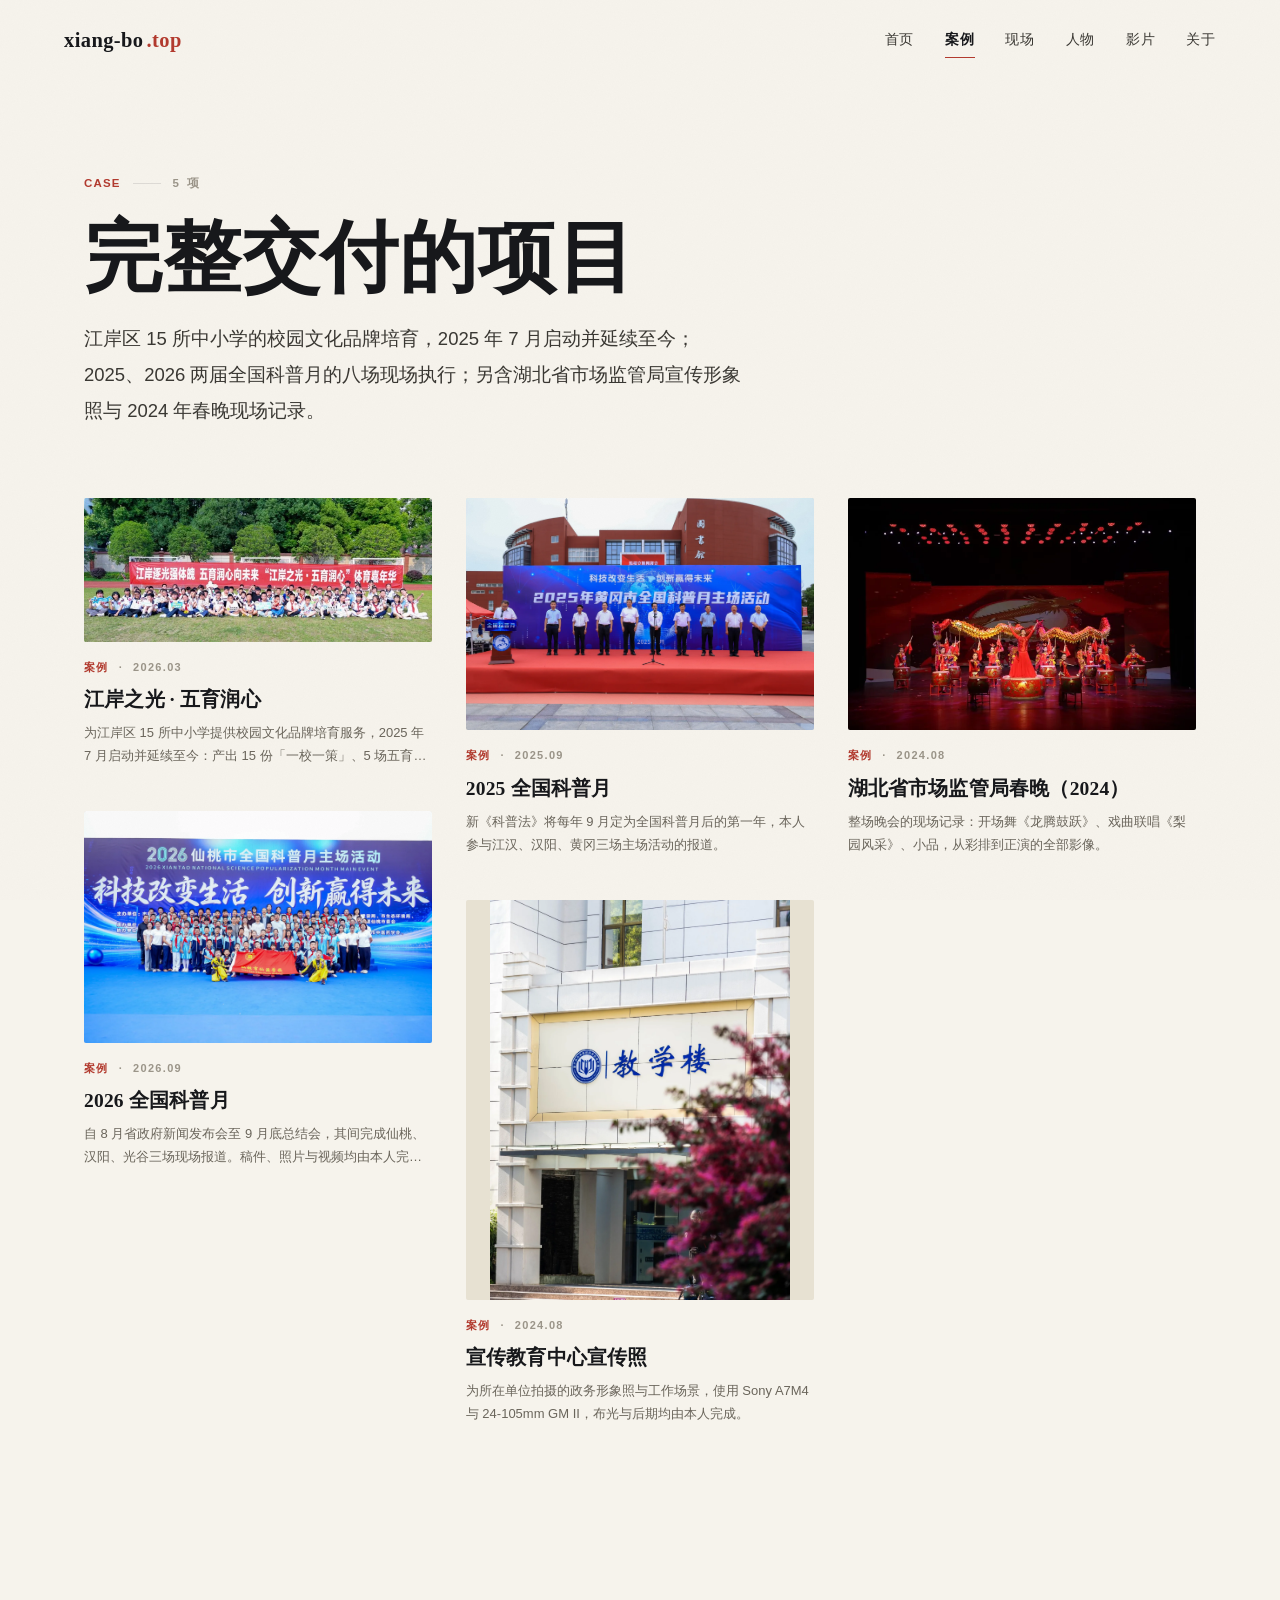
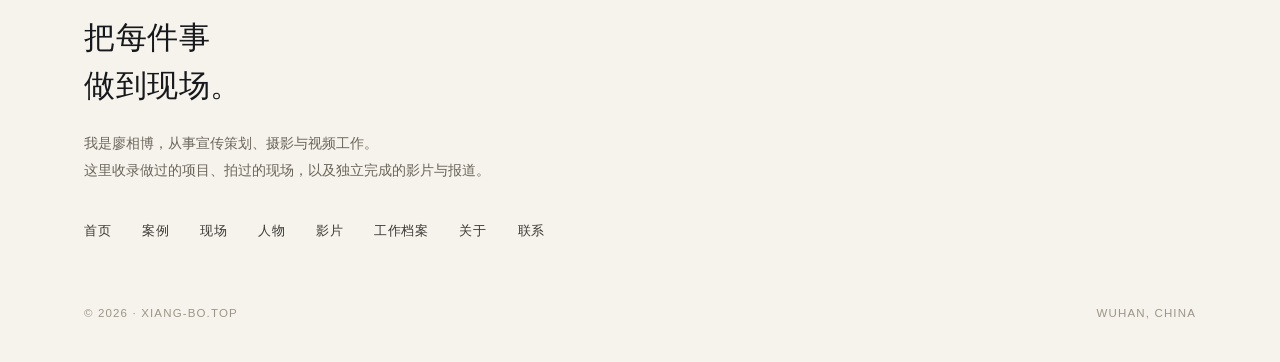
<file: cases.html>
<!DOCTYPE html>
<html lang="zh-CN">
<head>
<meta charset="utf-8">
<meta name="viewport" content="width=device-width,initial-scale=1,viewport-fit=cover">
<title>案例 · 廖相博</title>
<meta name="description" content="完整交付的项目：江岸区 15 所中小学校园文化品牌培育、2025 与 2026 两届全国科普月现场执行、湖北省市场监管局宣传形象照、2024 年春晚现场记录。">
<meta name="theme-color" content="#F6F3EC">
<meta property="og:title" content="案例 · 廖相博">
<meta property="og:description" content="完整交付的项目：江岸区 15 所中小学校园文化品牌培育、2025 与 2026 两届全国科普月现场执行、湖北省市场监管局宣传形象照、2024 年春晚现场记录。">
<link rel="icon" href="assets/favicon.svg" type="image/svg+xml">
<link rel="apple-touch-icon" href="assets/favicon.svg">
<link rel="canonical" href="https://xiang-bo.top/cases.html">
<meta property="og:url" content="https://xiang-bo.top/cases.html">
<meta property="og:site_name" content="廖相博 · xiang-bo.top">
<meta property="og:image" content="https://xiang-bo.top/assets/img/i002.webp">
<meta name="twitter:card" content="summary_large_image">
<link rel="stylesheet" href="assets/css/site.css">
</head>
<body data-page="work" data-cat="case">

<div id="prog"></div>

<nav class="nav" id="nav">
  <a class="brand" href="index.html">xiang-bo<i>.top</i></a>
            <div class="nav-links">
    <a href="index.html" data-nav="home">首页</a>
    <a href="cases.html" data-nav="case">案例</a>
    <a href="scenes.html" data-nav="scene">现场</a>
    <a href="people.html" data-nav="people">人物</a>
    <a href="films.html" data-nav="film">影片</a>
    <a href="about.html" data-nav="about">关于</a>
  </div>
  <button class="nav-toggle" id="navToggle" aria-label="打开菜单"><span></span></button>
</nav>

        <div class="nav-panel" id="navPanel">
  <a href="index.html">首页 <small>HOME</small></a>
  <a href="cases.html">案例 <small>CASE</small></a>
  <a href="scenes.html">现场 <small>SCENE</small></a>
  <a href="people.html">人物 <small>PEOPLE</small></a>
  <a href="films.html">影片 <small>FILM</small></a>
  <a href="about.html">关于 <small>ABOUT</small></a>
  <a href="about.html#contact">联系 <small>CONTACT</small></a>
</div>

<main id="main"></main>

<footer>
  <div class="wrap">
    <p class="fq">把每件事<br>做到现场。</p>
    <p class="fnote">
      我是廖相博，从事宣传策划、摄影与视频工作。<br>
      这里收录做过的项目、拍过的现场，以及独立完成的影片与报道。
    </p>
                <div class="flinks">
      <a href="index.html">首页</a>
      <a href="cases.html">案例</a>
      <a href="scenes.html">现场</a>
      <a href="people.html">人物</a>
      <a href="films.html">影片</a>
      <a href="archive.html">工作档案</a>
      <a href="about.html">关于</a>
      <a href="about.html#contact">联系</a>
    </div>
    <div class="fbot">
      <span>© 2026 · xiang-bo.top</span>
      <span>Wuhan, China</span>
    </div>
  </div>
</footer>

<script src="assets/js/content.js"></script>
<script src="assets/js/motion.js"></script>
<script src="assets/js/app.js"></script>
<script src="assets/js/track.js"></script>
</body>
</html>
</file>
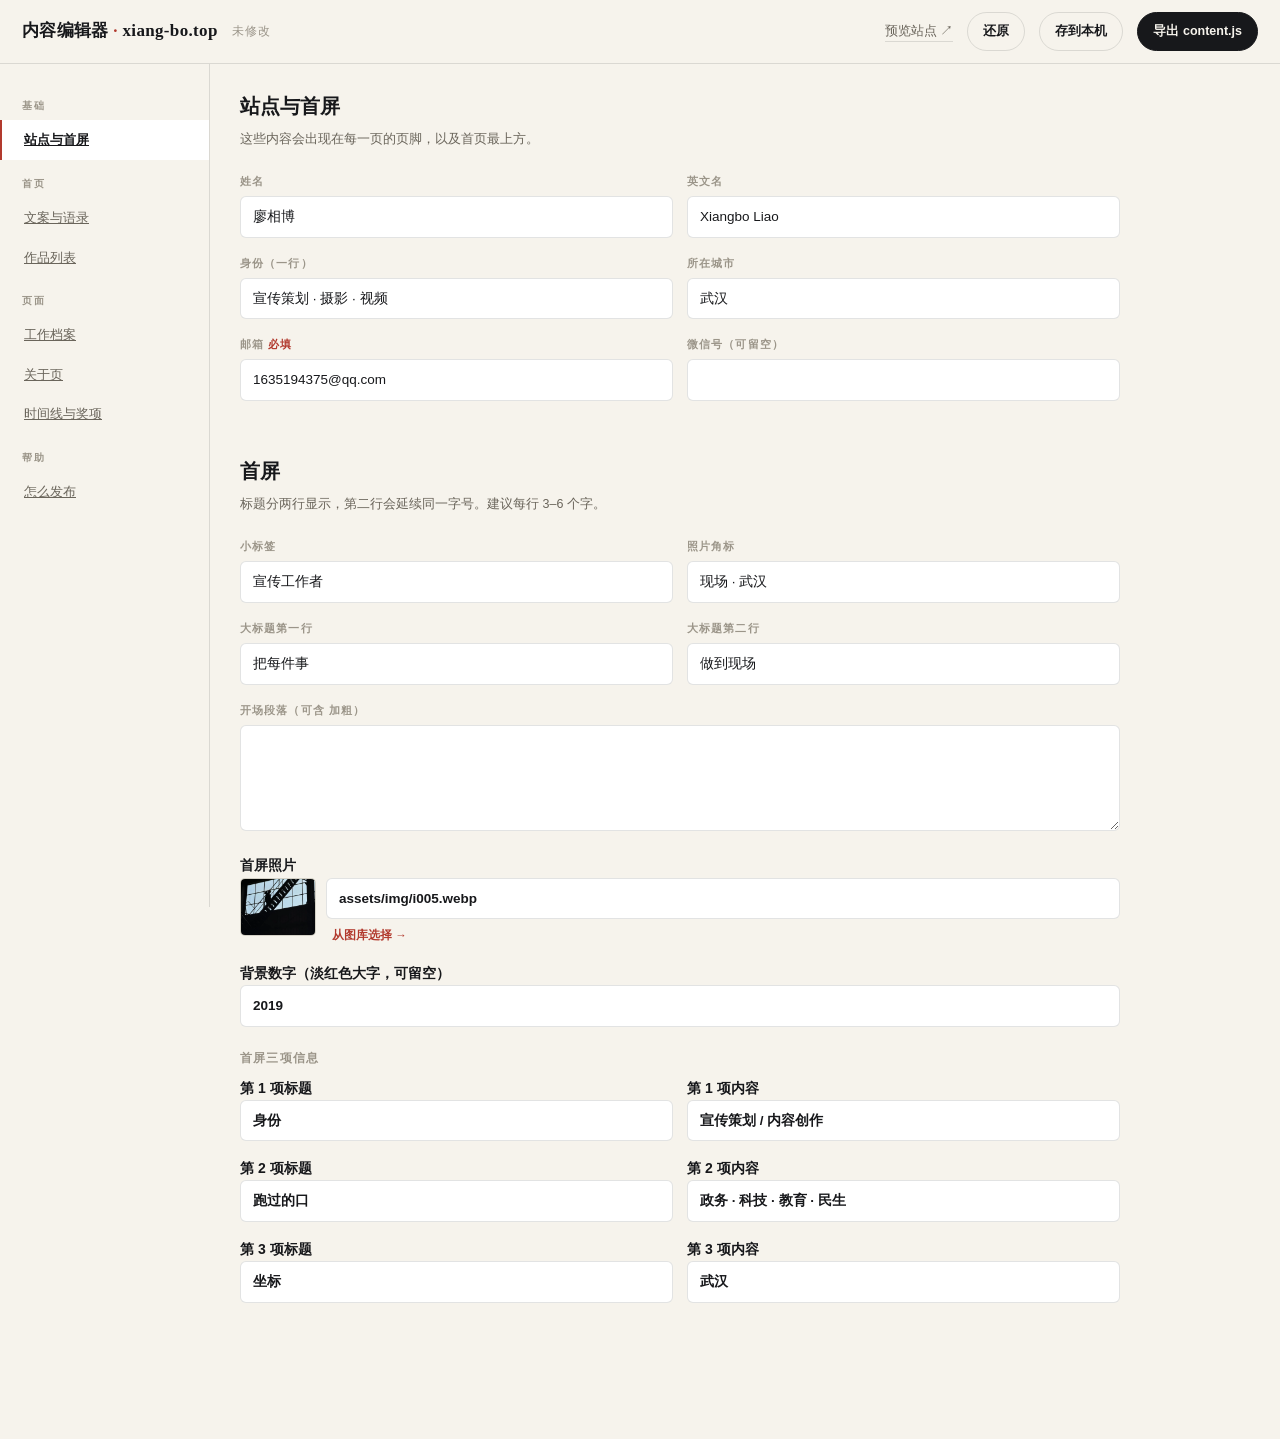
<file: editor.html>
<!DOCTYPE html>
<html lang="zh-CN">
<head>
<meta charset="utf-8">
<meta name="viewport" content="width=device-width,initial-scale=1">
<title>内容编辑器 · xiang-bo.top</title>
<meta name="robots" content="noindex">
<link rel="icon" href="assets/favicon.svg" type="image/svg+xml">
<link rel="stylesheet" href="assets/css/editor.css">
</head>
<body>

<div class="ebar">
  <h1>内容编辑器 <i>·</i> xiang-bo.top</h1>
  <span class="st" id="status">未修改</span>
  <span class="sp"></span>
  <a href="index.html" target="_blank">预览站点 ↗</a>
  <button id="btnReset">还原</button>
  <button id="btnSave">存到本机</button>
  <button class="pri" id="btnExport">导出 content.js</button>
</div>

<div class="ebody">
  <aside class="eside" id="side">
    <div class="grp">基础</div>
    <a href="#site" data-p="site" class="on">站点与首屏</a>
    <div class="grp">首页</div>
    <a href="#home" data-p="home">文案与语录</a>
    <a href="#work" data-p="work">作品列表</a>
    <div class="grp">页面</div>
    <a href="#archive" data-p="archive">工作档案</a>
    <a href="#about" data-p="about">关于页</a>
    <a href="#extra" data-p="extra">时间线与奖项</a>
    <div class="grp">帮助</div>
    <a href="#help" data-p="help">怎么发布</a>
  </aside>
  <section class="epanel" id="panel"></section>
</div>

<div id="pick">
  <div class="box">
    <div class="ph3"><b>选择图片</b><button id="pickClose">关闭</button></div>
    <div class="grid" id="pickGrid"></div>
  </div>
</div>

<div id="out">
  <div class="box">
    <div class="ph3"><b>导出 content.js</b><button id="outClose">关闭</button></div>
    <div class="obox">
      <p class="ohint">两种用法，任选一种：<br>
        <b>下载文件</b> — 拿到 content.js，在 GitHub 里替换同名文件。<br>
        <b>复制全文</b> — 直接粘到 GitHub 网页版的 content.js 编辑器里。
      </p>
      <textarea id="outText" spellcheck="false" readonly></textarea>
      <div class="oacts">
        <button class="pri" id="outDl">下载文件</button>
        <button id="outCopy">复制全文</button>
      </div>
    </div>
  </div>
</div>

<script src="assets/js/content.js"></script>
<script src="assets/js/editor.js"></script>
</body>
</html>
</file>
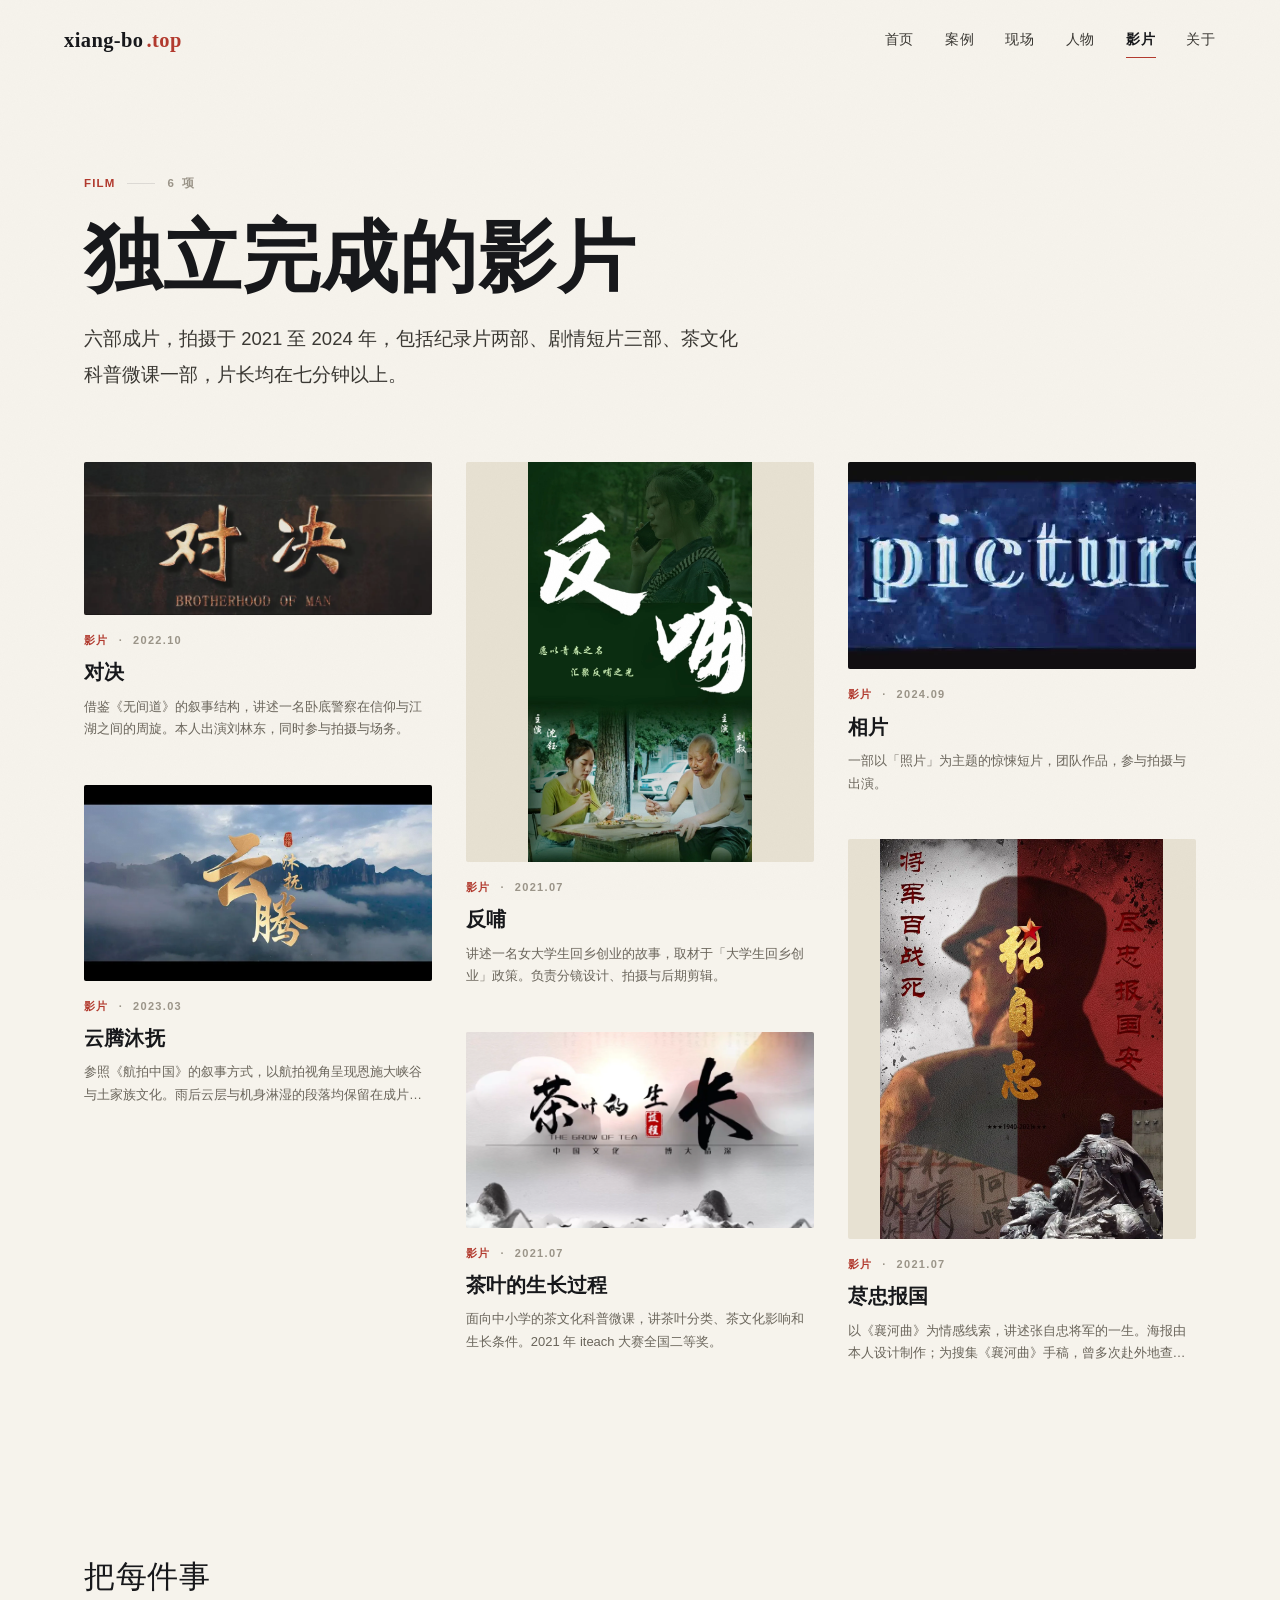
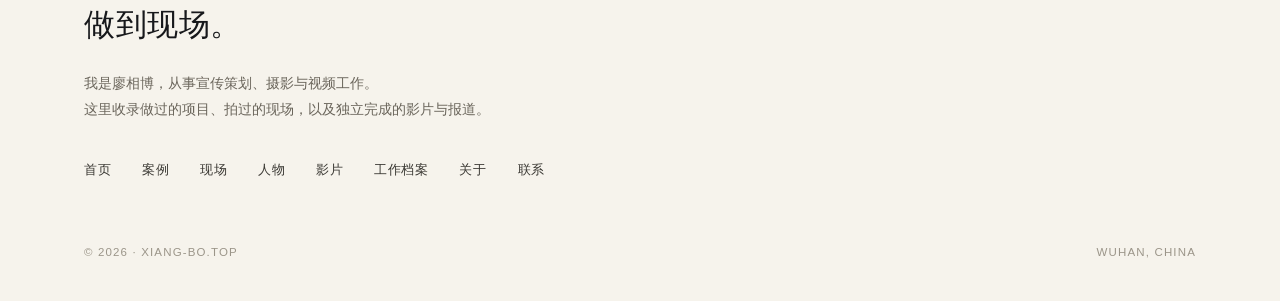
<file: films.html>
<!DOCTYPE html>
<html lang="zh-CN">
<head>
<meta charset="utf-8">
<meta name="viewport" content="width=device-width,initial-scale=1,viewport-fit=cover">
<title>影片 · 廖相博</title>
<meta name="description" content="独立拍摄与剪辑的成片六部，含纪录片、剧情短片与科普微课，片长七分钟以上。">
<meta name="theme-color" content="#F6F3EC">
<meta property="og:title" content="影片 · 廖相博">
<meta property="og:description" content="独立拍摄与剪辑的成片六部，含纪录片、剧情短片与科普微课，片长七分钟以上。">
<link rel="icon" href="assets/favicon.svg" type="image/svg+xml">
<link rel="apple-touch-icon" href="assets/favicon.svg">
<link rel="canonical" href="https://xiang-bo.top/films.html">
<meta property="og:url" content="https://xiang-bo.top/films.html">
<meta property="og:site_name" content="廖相博 · xiang-bo.top">
<meta property="og:image" content="https://xiang-bo.top/assets/img/i002.webp">
<meta name="twitter:card" content="summary_large_image">
<link rel="stylesheet" href="assets/css/site.css">
</head>
<body data-page="work" data-cat="film">

<div id="prog"></div>

<nav class="nav" id="nav">
  <a class="brand" href="index.html">xiang-bo<i>.top</i></a>
            <div class="nav-links">
    <a href="index.html" data-nav="home">首页</a>
    <a href="cases.html" data-nav="case">案例</a>
    <a href="scenes.html" data-nav="scene">现场</a>
    <a href="people.html" data-nav="people">人物</a>
    <a href="films.html" data-nav="film">影片</a>
    <a href="about.html" data-nav="about">关于</a>
  </div>
  <button class="nav-toggle" id="navToggle" aria-label="打开菜单"><span></span></button>
</nav>

        <div class="nav-panel" id="navPanel">
  <a href="index.html">首页 <small>HOME</small></a>
  <a href="cases.html">案例 <small>CASE</small></a>
  <a href="scenes.html">现场 <small>SCENE</small></a>
  <a href="people.html">人物 <small>PEOPLE</small></a>
  <a href="films.html">影片 <small>FILM</small></a>
  <a href="about.html">关于 <small>ABOUT</small></a>
  <a href="about.html#contact">联系 <small>CONTACT</small></a>
</div>

<main id="main"></main>

<footer>
  <div class="wrap">
    <p class="fq">把每件事<br>做到现场。</p>
    <p class="fnote">
      我是廖相博，从事宣传策划、摄影与视频工作。<br>
      这里收录做过的项目、拍过的现场，以及独立完成的影片与报道。
    </p>
                <div class="flinks">
      <a href="index.html">首页</a>
      <a href="cases.html">案例</a>
      <a href="scenes.html">现场</a>
      <a href="people.html">人物</a>
      <a href="films.html">影片</a>
      <a href="archive.html">工作档案</a>
      <a href="about.html">关于</a>
      <a href="about.html#contact">联系</a>
    </div>
    <div class="fbot">
      <span>© 2026 · xiang-bo.top</span>
      <span>Wuhan, China</span>
    </div>
  </div>
</footer>

<script src="assets/js/content.js"></script>
<script src="assets/js/motion.js"></script>
<script src="assets/js/app.js"></script>
<script src="assets/js/track.js"></script>
</body>
</html>
</file>
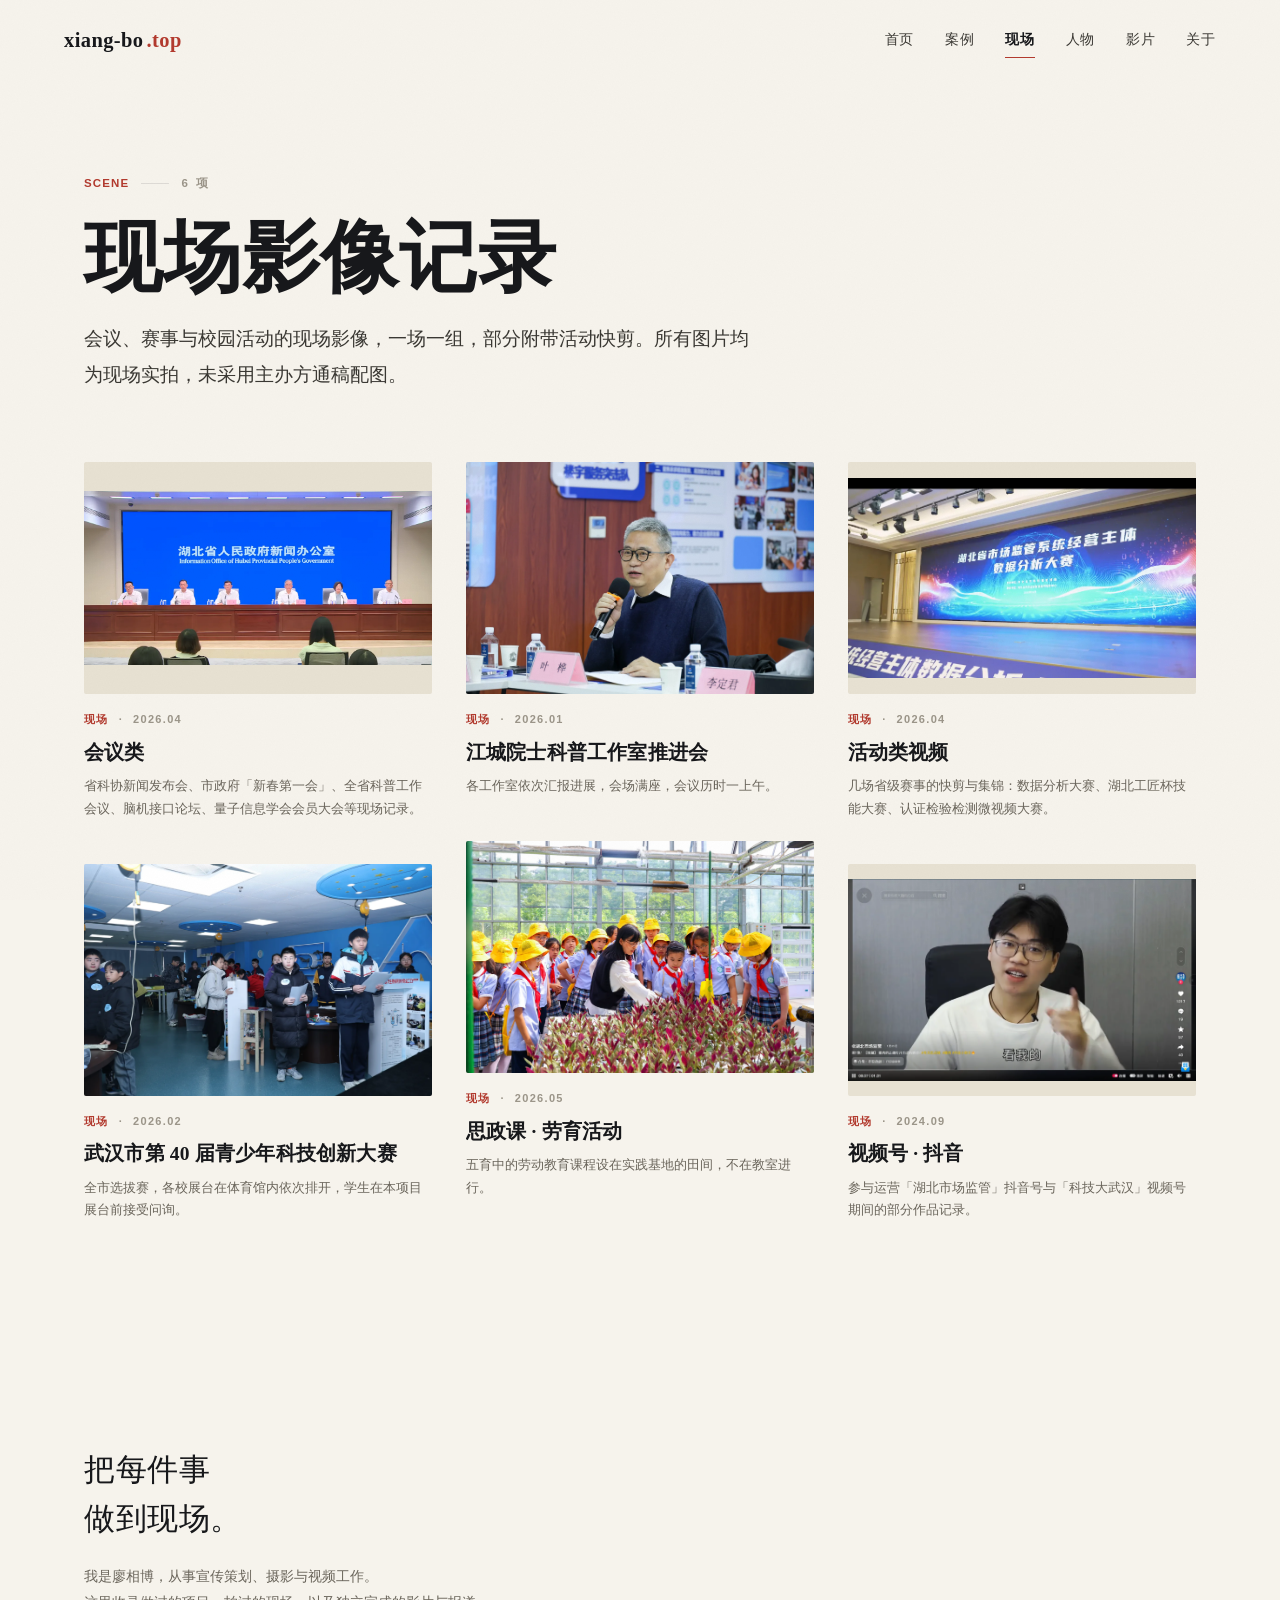
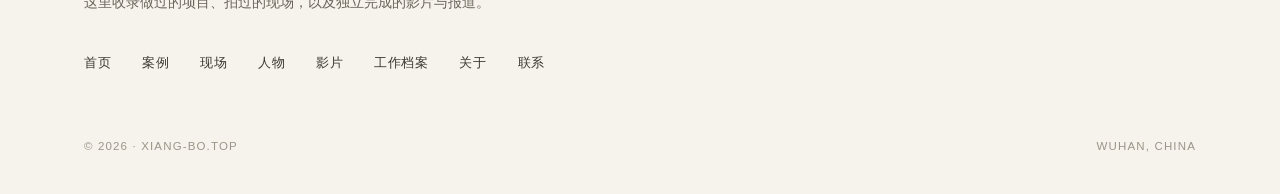
<file: gallery.html>
<!DOCTYPE html>
<html lang="zh-CN">
<head>
<meta charset="utf-8">
<meta name="viewport" content="width=device-width,initial-scale=1">
<title>页面已迁移 · 廖相博</title>
<meta name="robots" content="noindex">
<link rel="canonical" href="https://xiang-bo.top/scenes.html">
<meta http-equiv="refresh" content="0;url=scenes.html">
<meta name="theme-color" content="#F6F3EC">
<link rel="icon" href="assets/favicon.svg" type="image/svg+xml">
<link rel="stylesheet" href="assets/css/site.css">
<style>
.jump{min-height:100vh;display:flex;flex-direction:column;justify-content:center;
  padding:0 var(--gut);gap:14px;}
.jump p{margin:0;font-size:14px;color:var(--ink-3);letter-spacing:.02em;}
.jump a{font-family:var(--serif);font-size:clamp(26px,4vw,44px);font-weight:700;
  color:var(--ink);text-decoration:none;border-bottom:2px solid var(--red);
  align-self:flex-start;padding-bottom:6px;}
.jump a:hover{color:var(--red);}
</style>
</head>
<body>
<div class="jump">
<p>页面换了位置。</p>
<a href="scenes.html">去「现场」→</a>
</div>
<script>location.replace('scenes.html');</script>
</body>
</html>
</file>
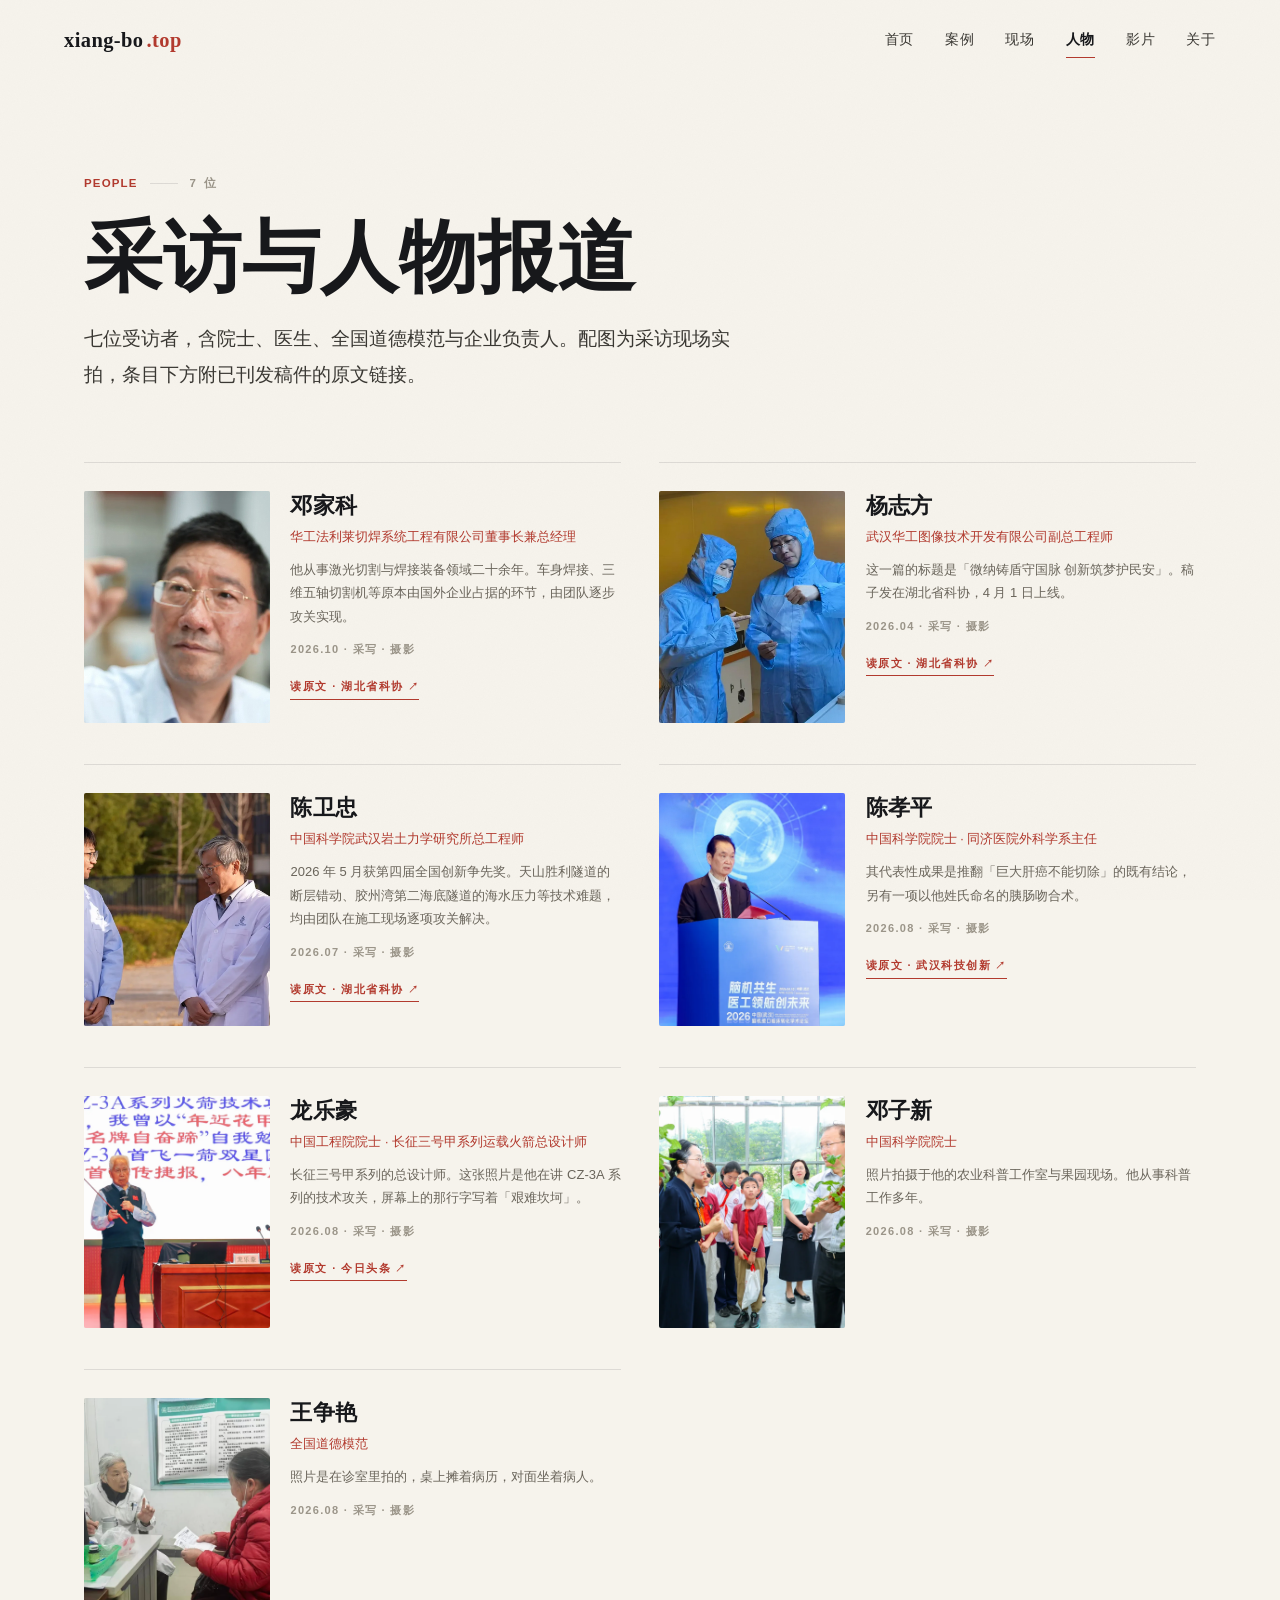
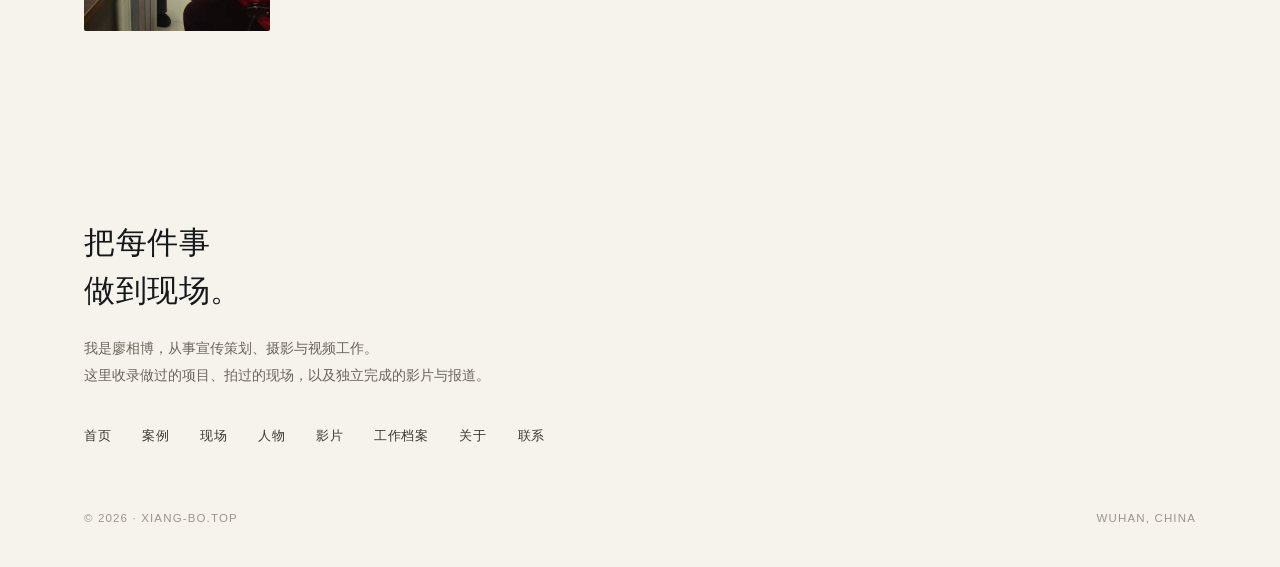
<file: interview.html>
<!DOCTYPE html>
<html lang="zh-CN">
<head>
<meta charset="utf-8">
<meta name="viewport" content="width=device-width,initial-scale=1">
<title>页面已迁移 · 廖相博</title>
<meta name="robots" content="noindex">
<link rel="canonical" href="https://xiang-bo.top/people.html">
<meta http-equiv="refresh" content="0;url=people.html">
<meta name="theme-color" content="#F6F3EC">
<link rel="icon" href="assets/favicon.svg" type="image/svg+xml">
<link rel="stylesheet" href="assets/css/site.css">
<style>
.jump{min-height:100vh;display:flex;flex-direction:column;justify-content:center;
  padding:0 var(--gut);gap:14px;}
.jump p{margin:0;font-size:14px;color:var(--ink-3);letter-spacing:.02em;}
.jump a{font-family:var(--serif);font-size:clamp(26px,4vw,44px);font-weight:700;
  color:var(--ink);text-decoration:none;border-bottom:2px solid var(--red);
  align-self:flex-start;padding-bottom:6px;}
.jump a:hover{color:var(--red);}
</style>
</head>
<body>
<div class="jump">
<p>页面换了位置。</p>
<a href="people.html">去「人物」→</a>
</div>
<script>location.replace('people.html');</script>
</body>
</html>
</file>
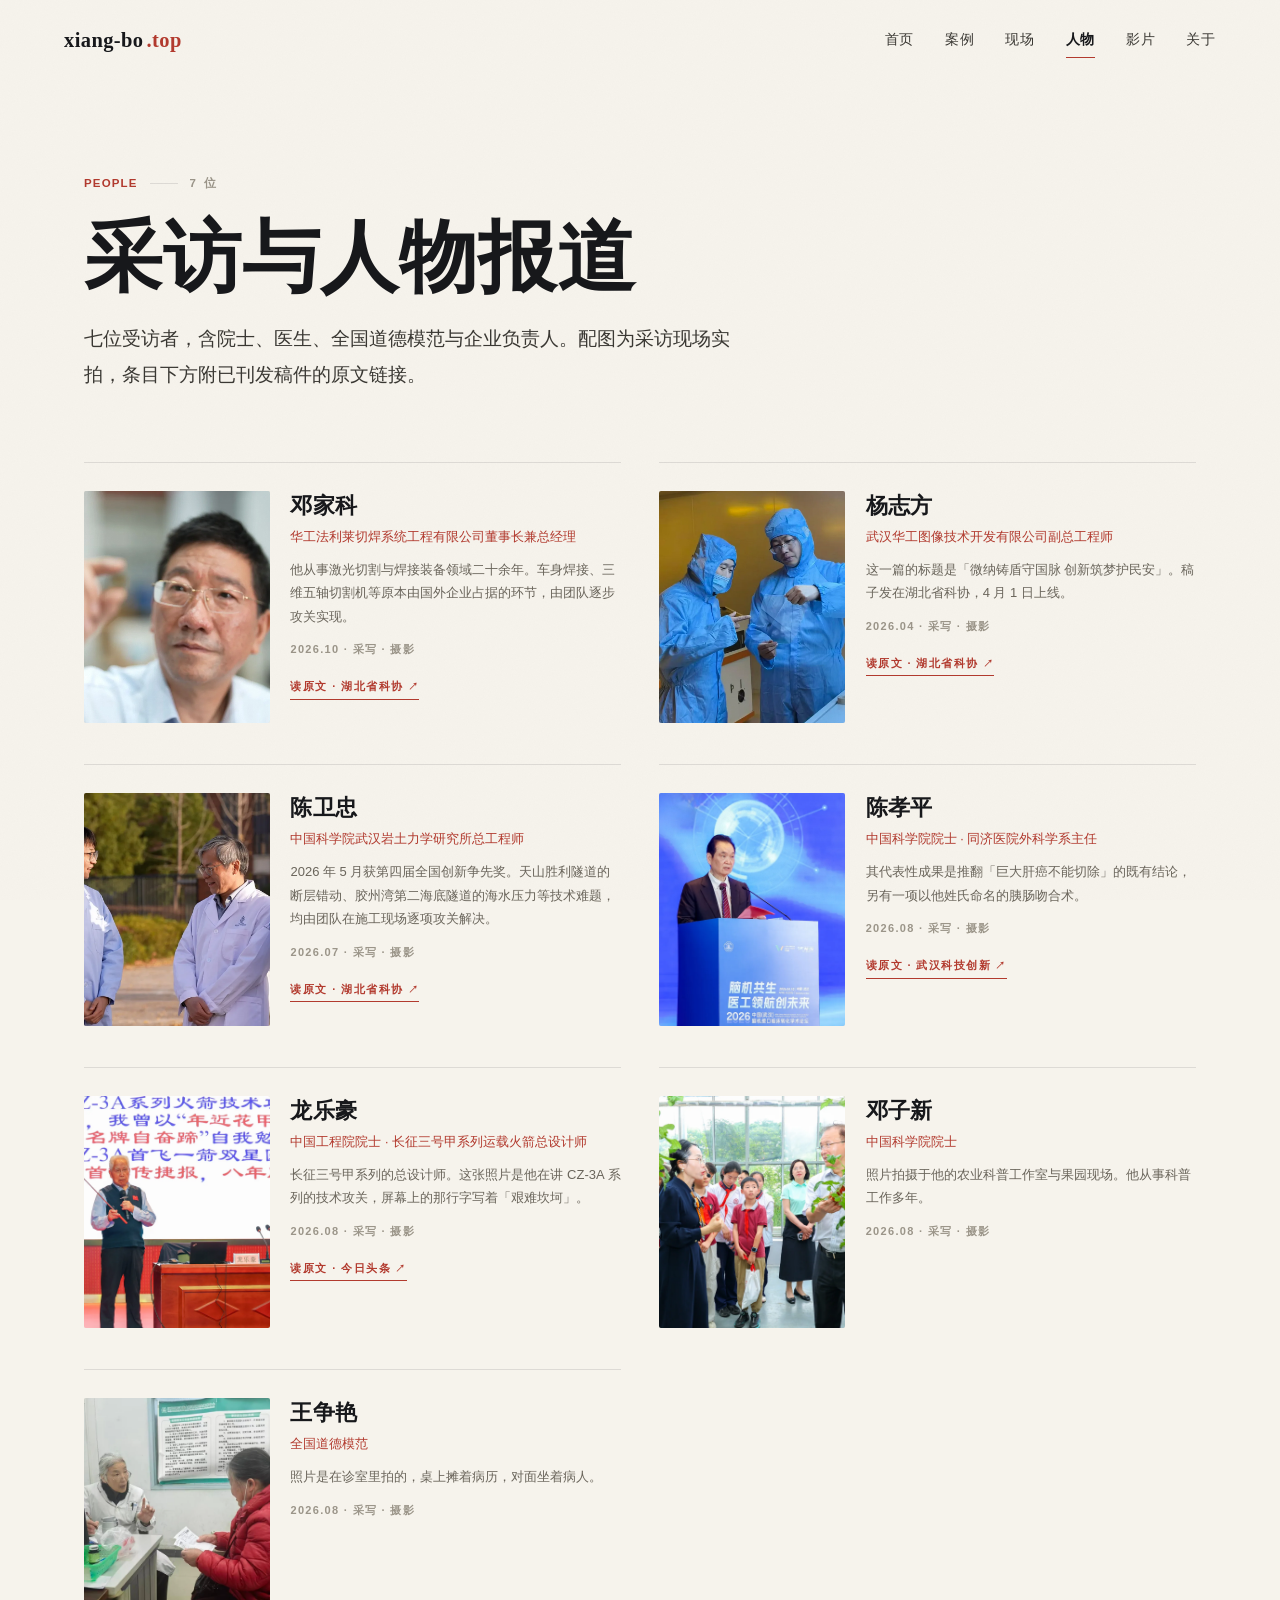
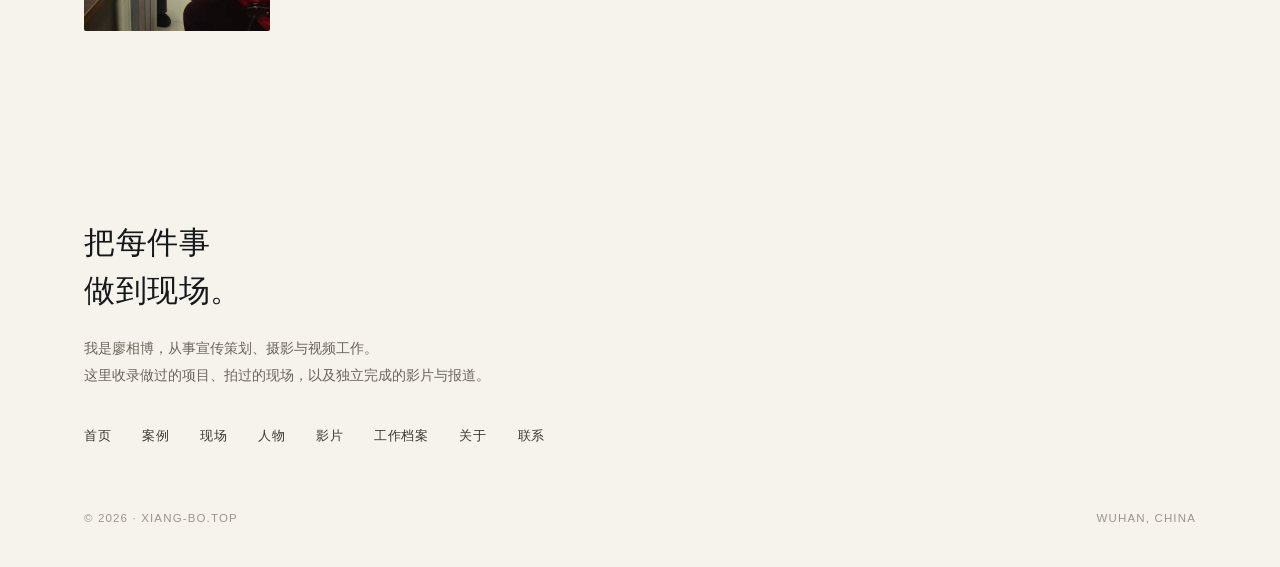
<file: people.html>
<!DOCTYPE html>
<html lang="zh-CN">
<head>
<meta charset="utf-8">
<meta name="viewport" content="width=device-width,initial-scale=1,viewport-fit=cover">
<title>人物 · 廖相博</title>
<meta name="description" content="七位受访者，含院士、医生、全国道德模范与企业负责人。配图为采访现场实拍，附已刊发稿件的原文链接。">
<meta name="theme-color" content="#F6F3EC">
<meta property="og:title" content="人物 · 廖相博">
<meta property="og:description" content="七位受访者，含院士、医生、全国道德模范与企业负责人。配图为采访现场实拍，附已刊发稿件的原文链接。">
<link rel="icon" href="assets/favicon.svg" type="image/svg+xml">
<link rel="apple-touch-icon" href="assets/favicon.svg">
<link rel="canonical" href="https://xiang-bo.top/people.html">
<meta property="og:url" content="https://xiang-bo.top/people.html">
<meta property="og:site_name" content="廖相博 · xiang-bo.top">
<meta property="og:image" content="https://xiang-bo.top/assets/img/i002.webp">
<meta name="twitter:card" content="summary_large_image">
<link rel="stylesheet" href="assets/css/site.css">
</head>
<body data-page="work" data-cat="people">

<div id="prog"></div>

<nav class="nav" id="nav">
  <a class="brand" href="index.html">xiang-bo<i>.top</i></a>
            <div class="nav-links">
    <a href="index.html" data-nav="home">首页</a>
    <a href="cases.html" data-nav="case">案例</a>
    <a href="scenes.html" data-nav="scene">现场</a>
    <a href="people.html" data-nav="people">人物</a>
    <a href="films.html" data-nav="film">影片</a>
    <a href="about.html" data-nav="about">关于</a>
  </div>
  <button class="nav-toggle" id="navToggle" aria-label="打开菜单"><span></span></button>
</nav>

        <div class="nav-panel" id="navPanel">
  <a href="index.html">首页 <small>HOME</small></a>
  <a href="cases.html">案例 <small>CASE</small></a>
  <a href="scenes.html">现场 <small>SCENE</small></a>
  <a href="people.html">人物 <small>PEOPLE</small></a>
  <a href="films.html">影片 <small>FILM</small></a>
  <a href="about.html">关于 <small>ABOUT</small></a>
  <a href="about.html#contact">联系 <small>CONTACT</small></a>
</div>

<main id="main"></main>

<footer>
  <div class="wrap">
    <p class="fq">把每件事<br>做到现场。</p>
    <p class="fnote">
      我是廖相博，从事宣传策划、摄影与视频工作。<br>
      这里收录做过的项目、拍过的现场，以及独立完成的影片与报道。
    </p>
                <div class="flinks">
      <a href="index.html">首页</a>
      <a href="cases.html">案例</a>
      <a href="scenes.html">现场</a>
      <a href="people.html">人物</a>
      <a href="films.html">影片</a>
      <a href="archive.html">工作档案</a>
      <a href="about.html">关于</a>
      <a href="about.html#contact">联系</a>
    </div>
    <div class="fbot">
      <span>© 2026 · xiang-bo.top</span>
      <span>Wuhan, China</span>
    </div>
  </div>
</footer>

<script src="assets/js/content.js"></script>
<script src="assets/js/motion.js"></script>
<script src="assets/js/app.js"></script>
<script src="assets/js/track.js"></script>
</body>
</html>
</file>
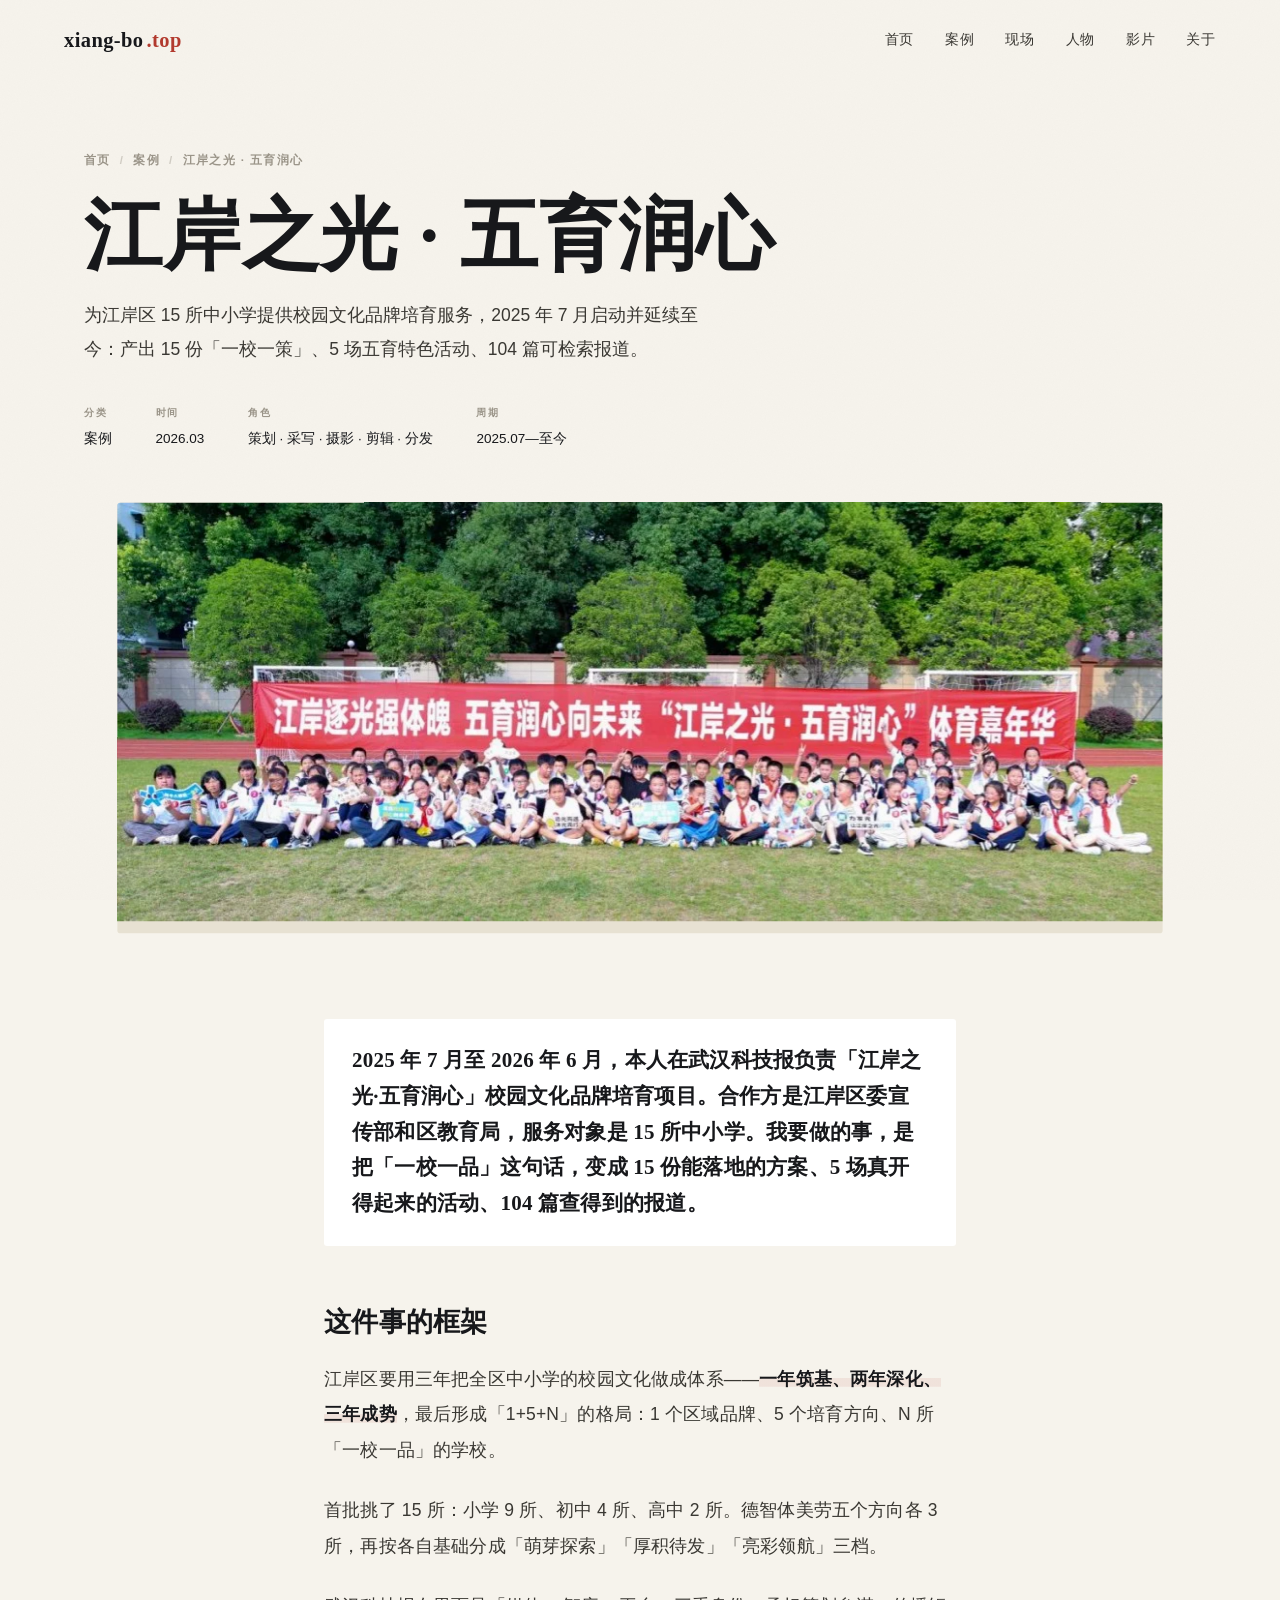
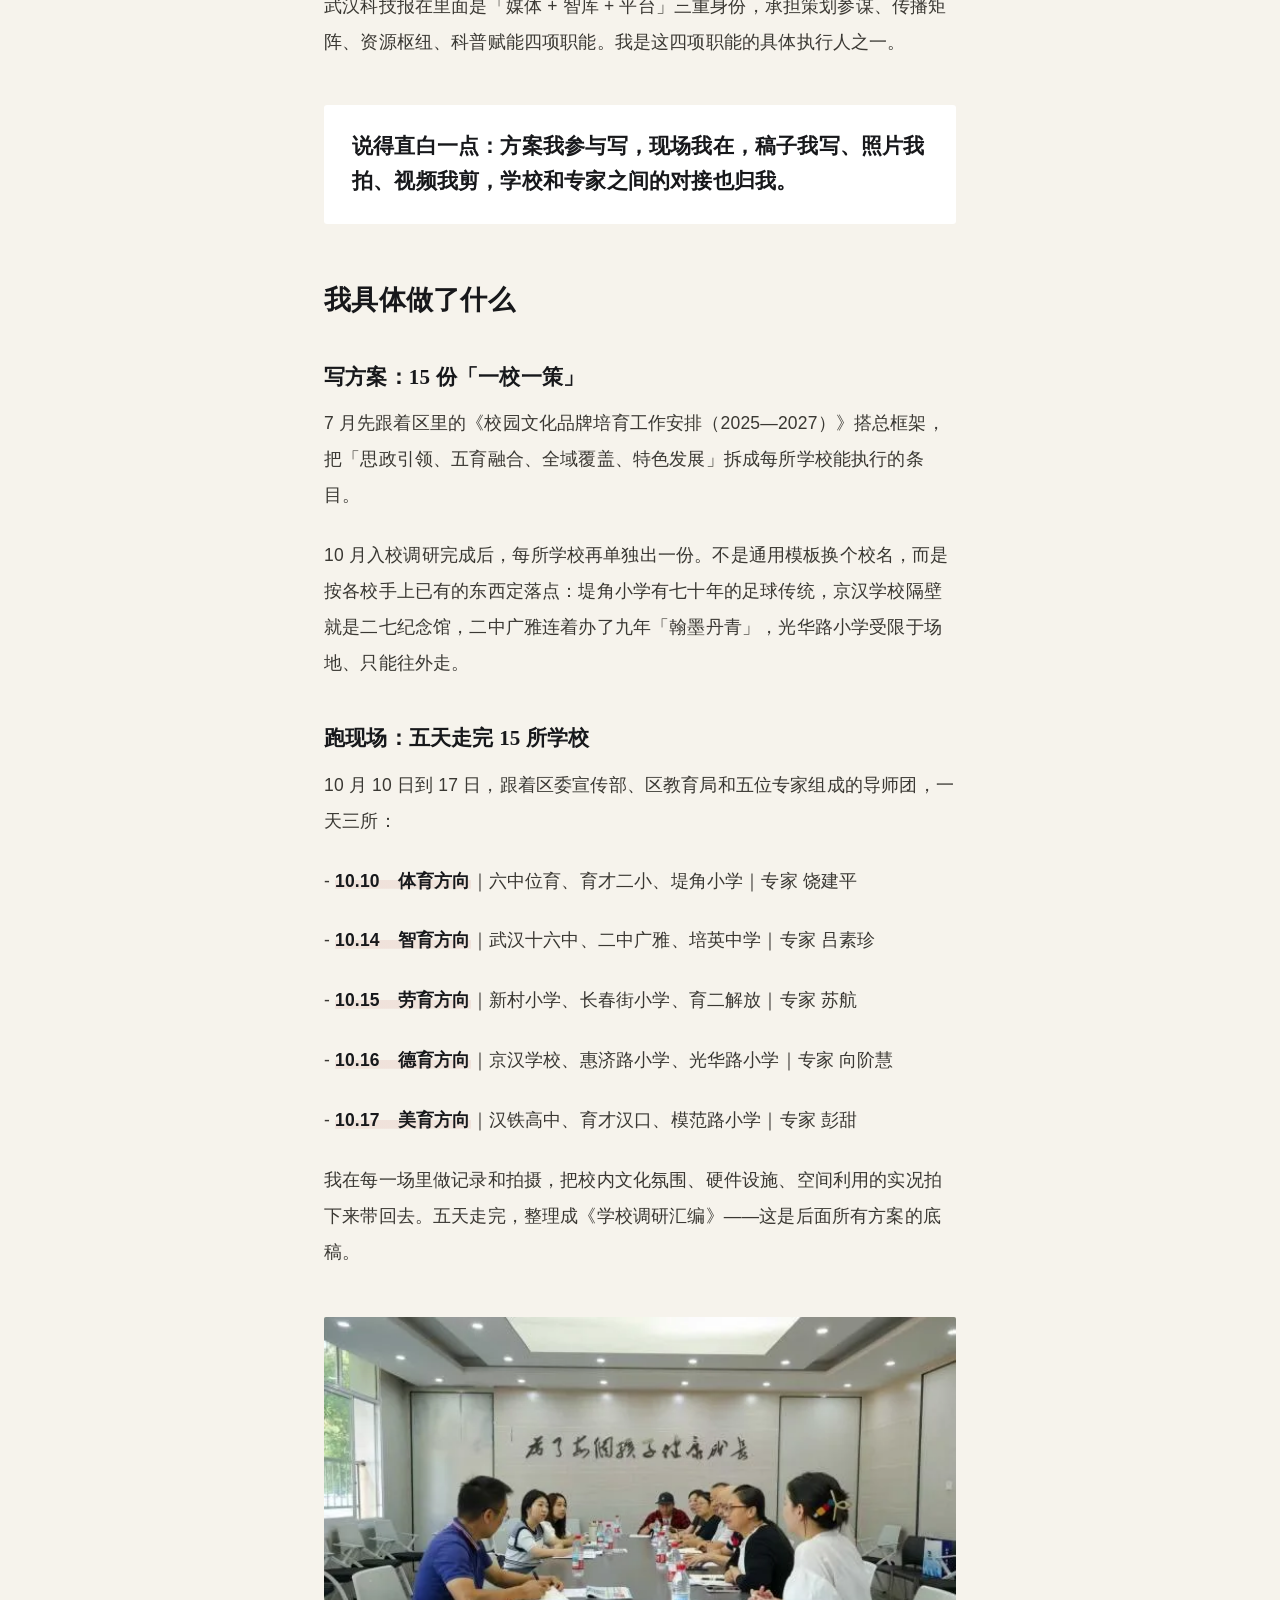
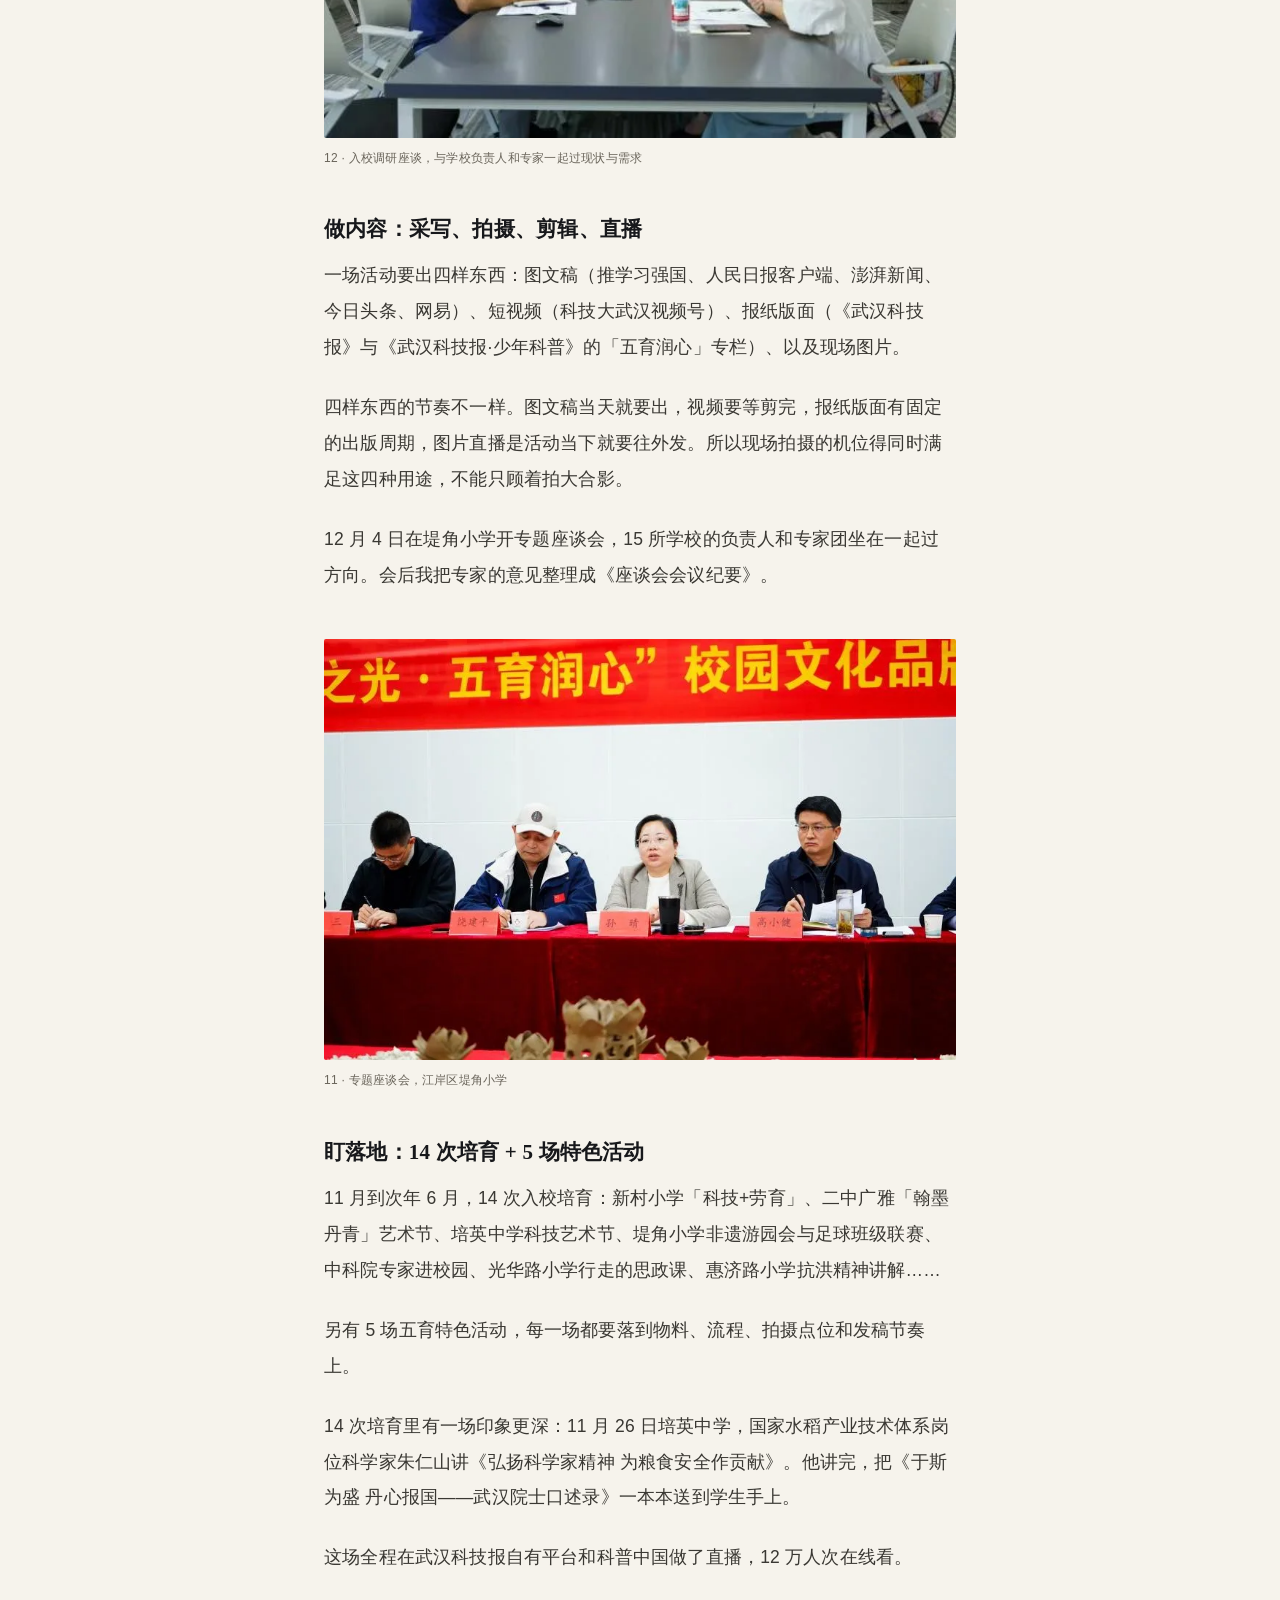
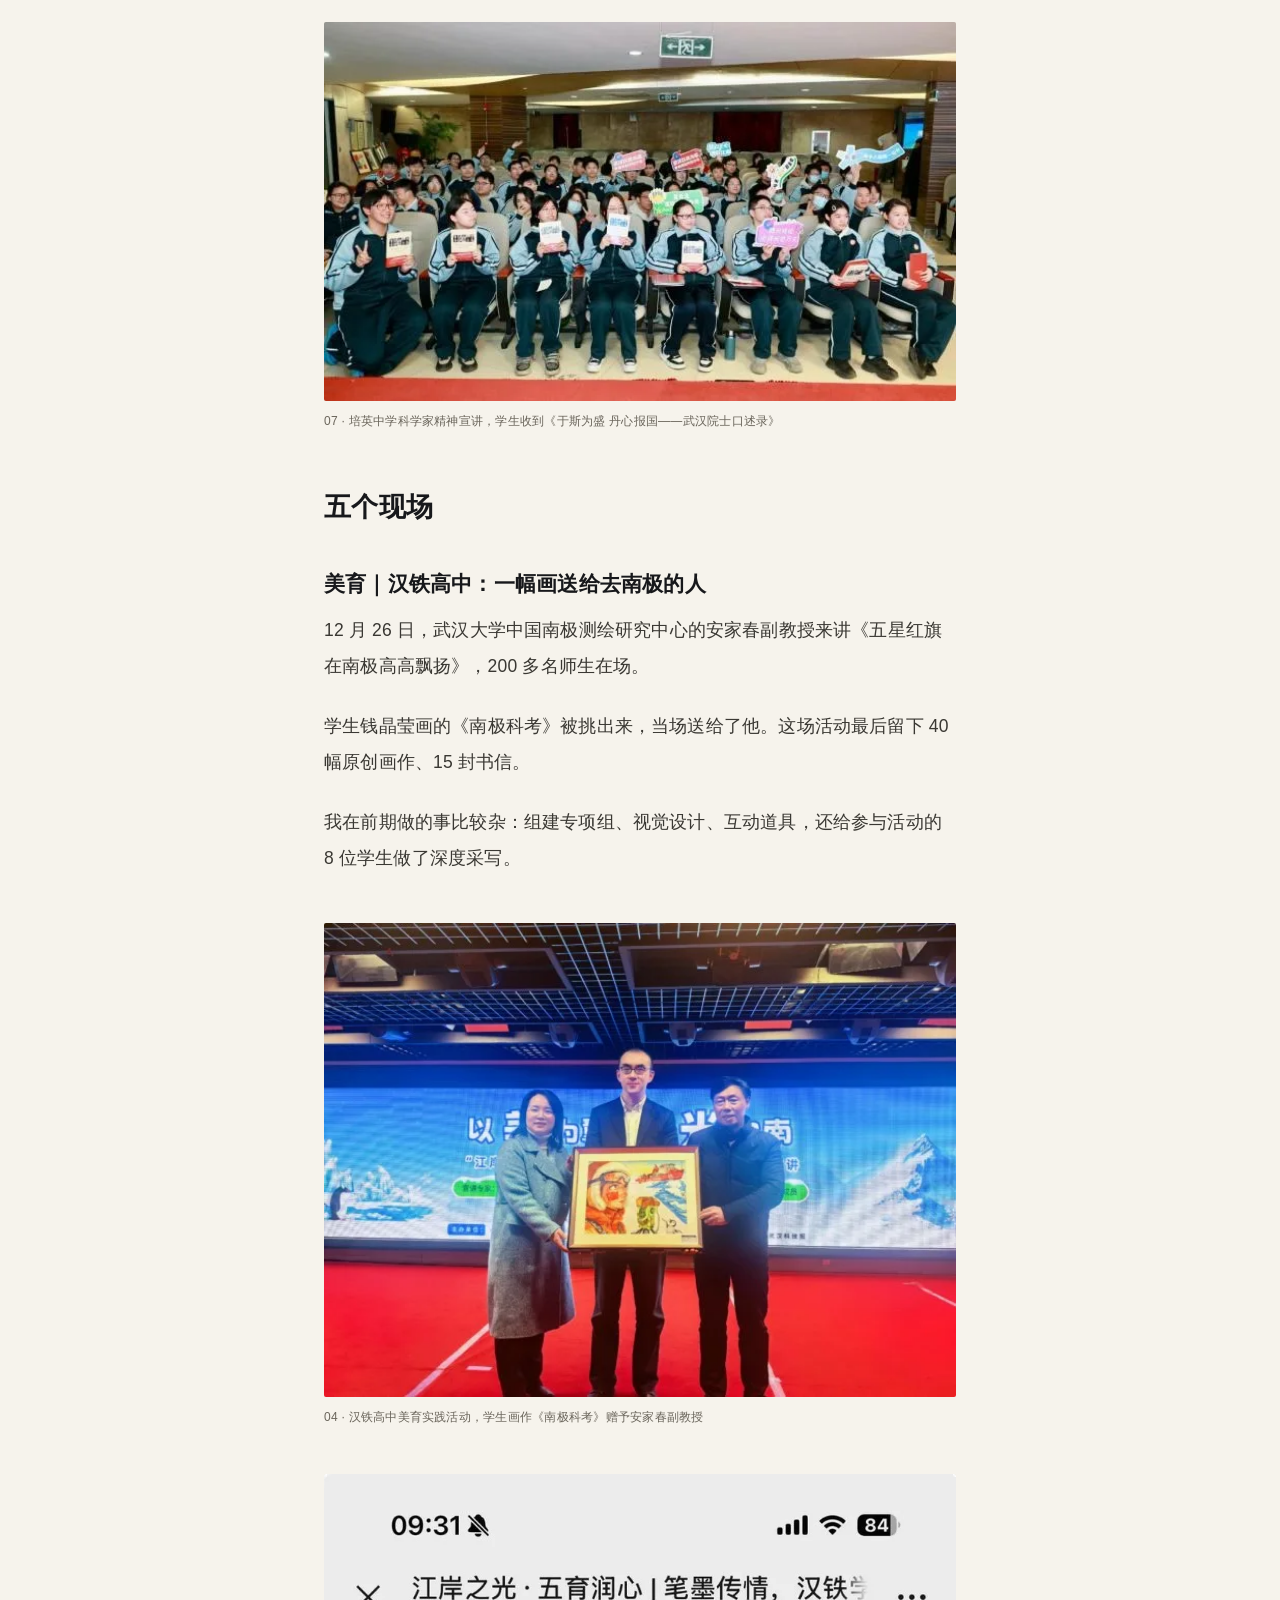
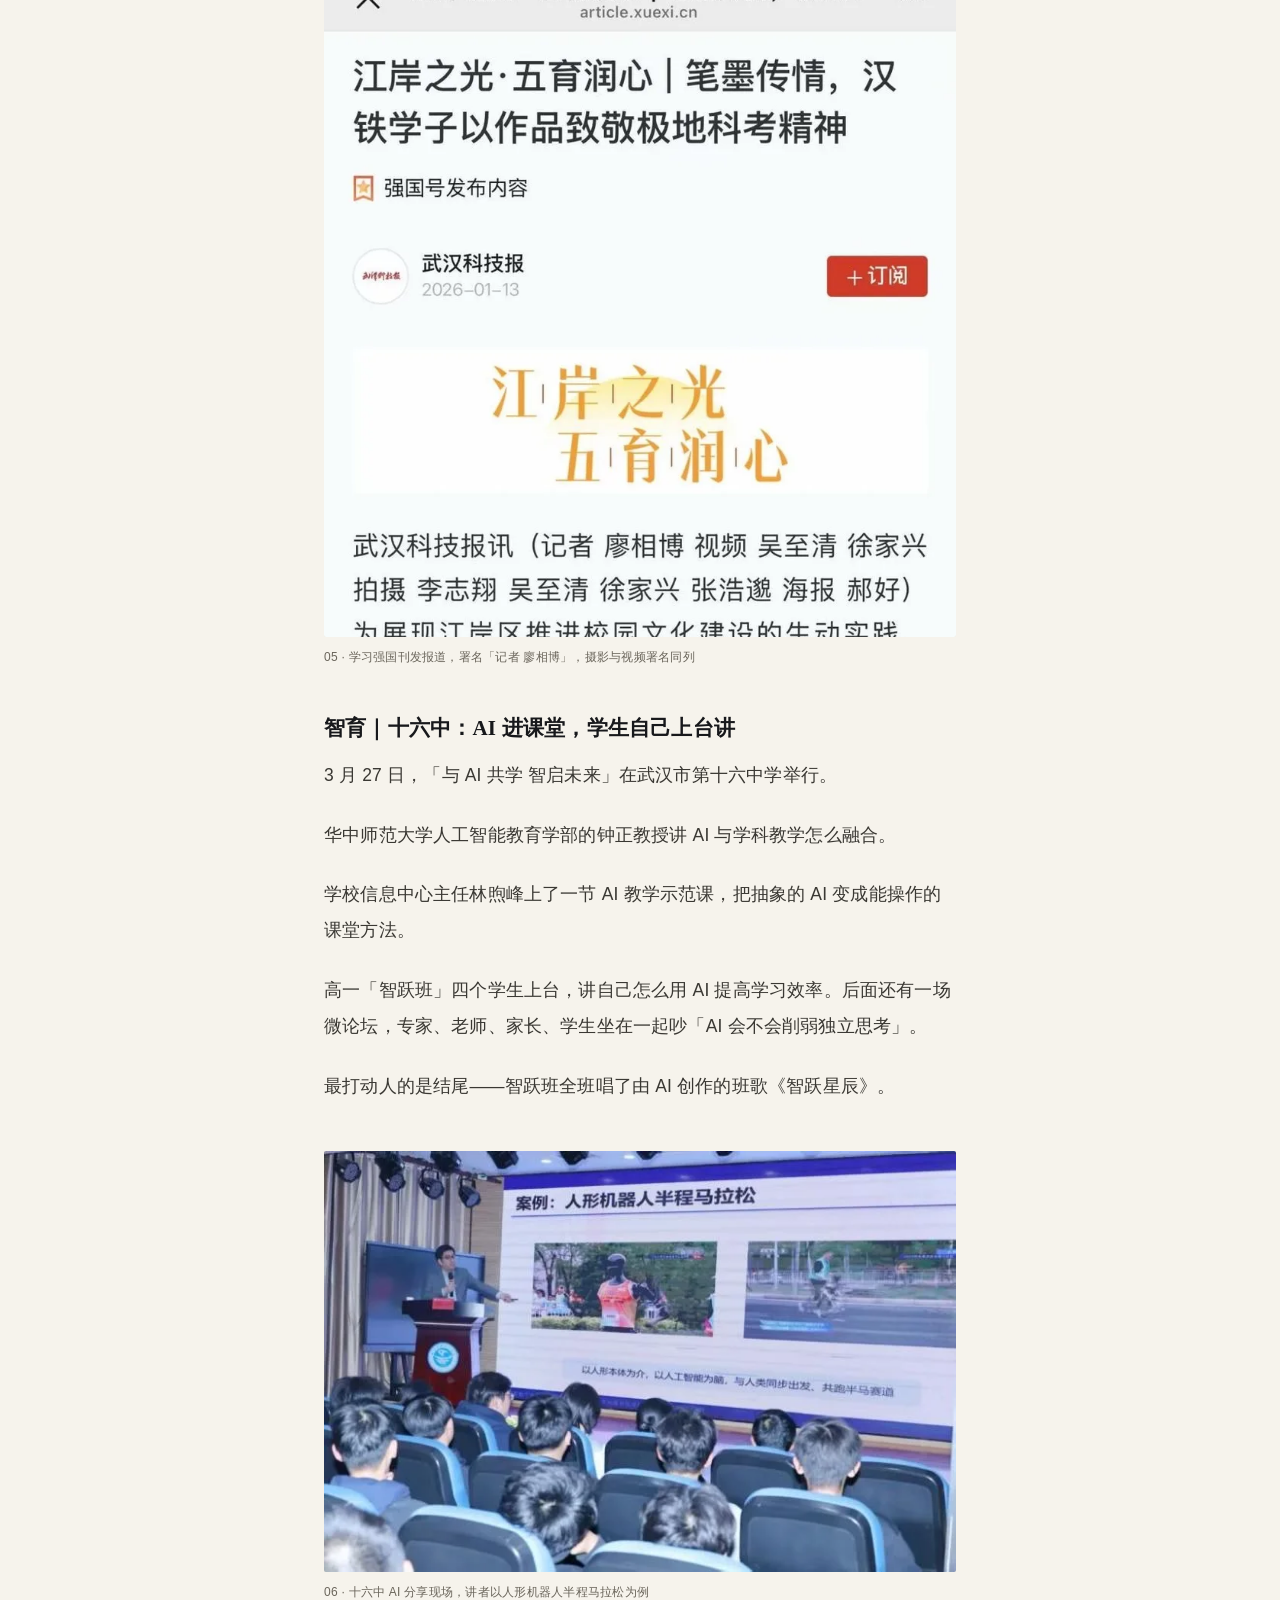
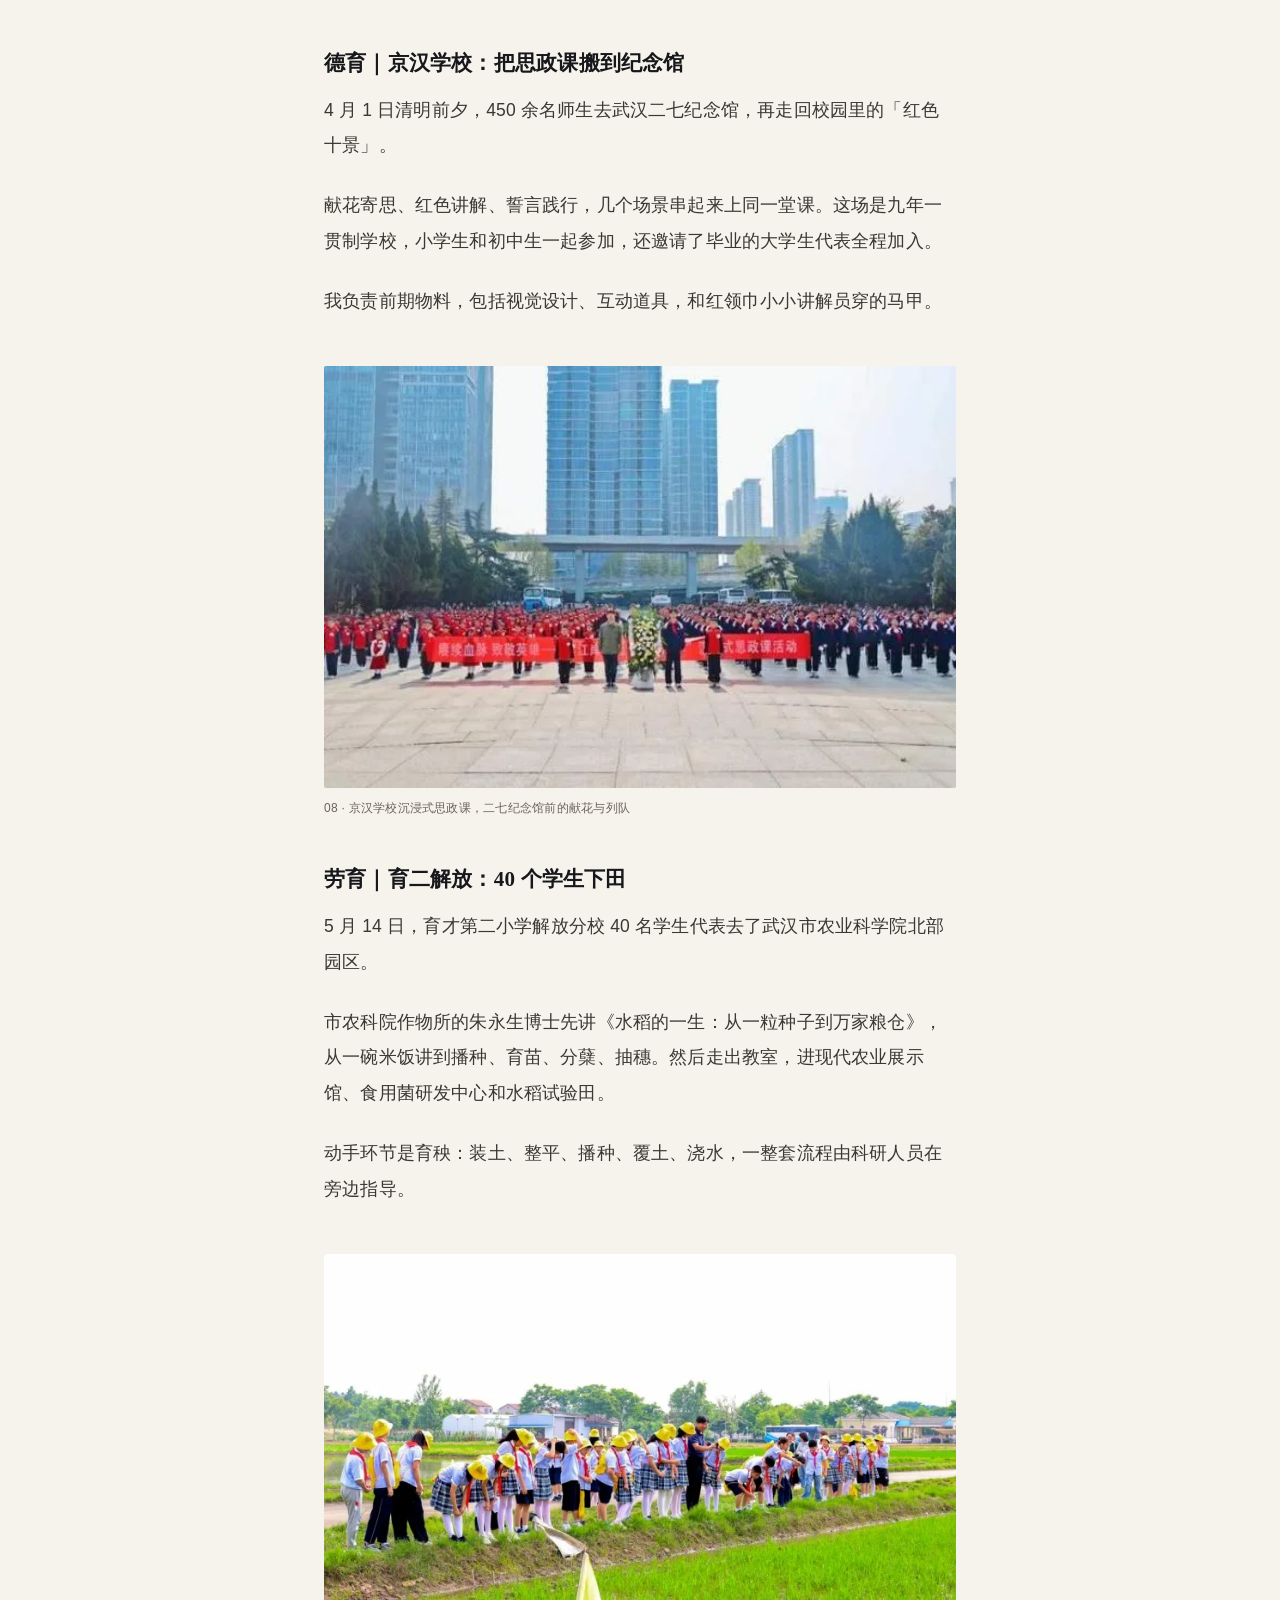
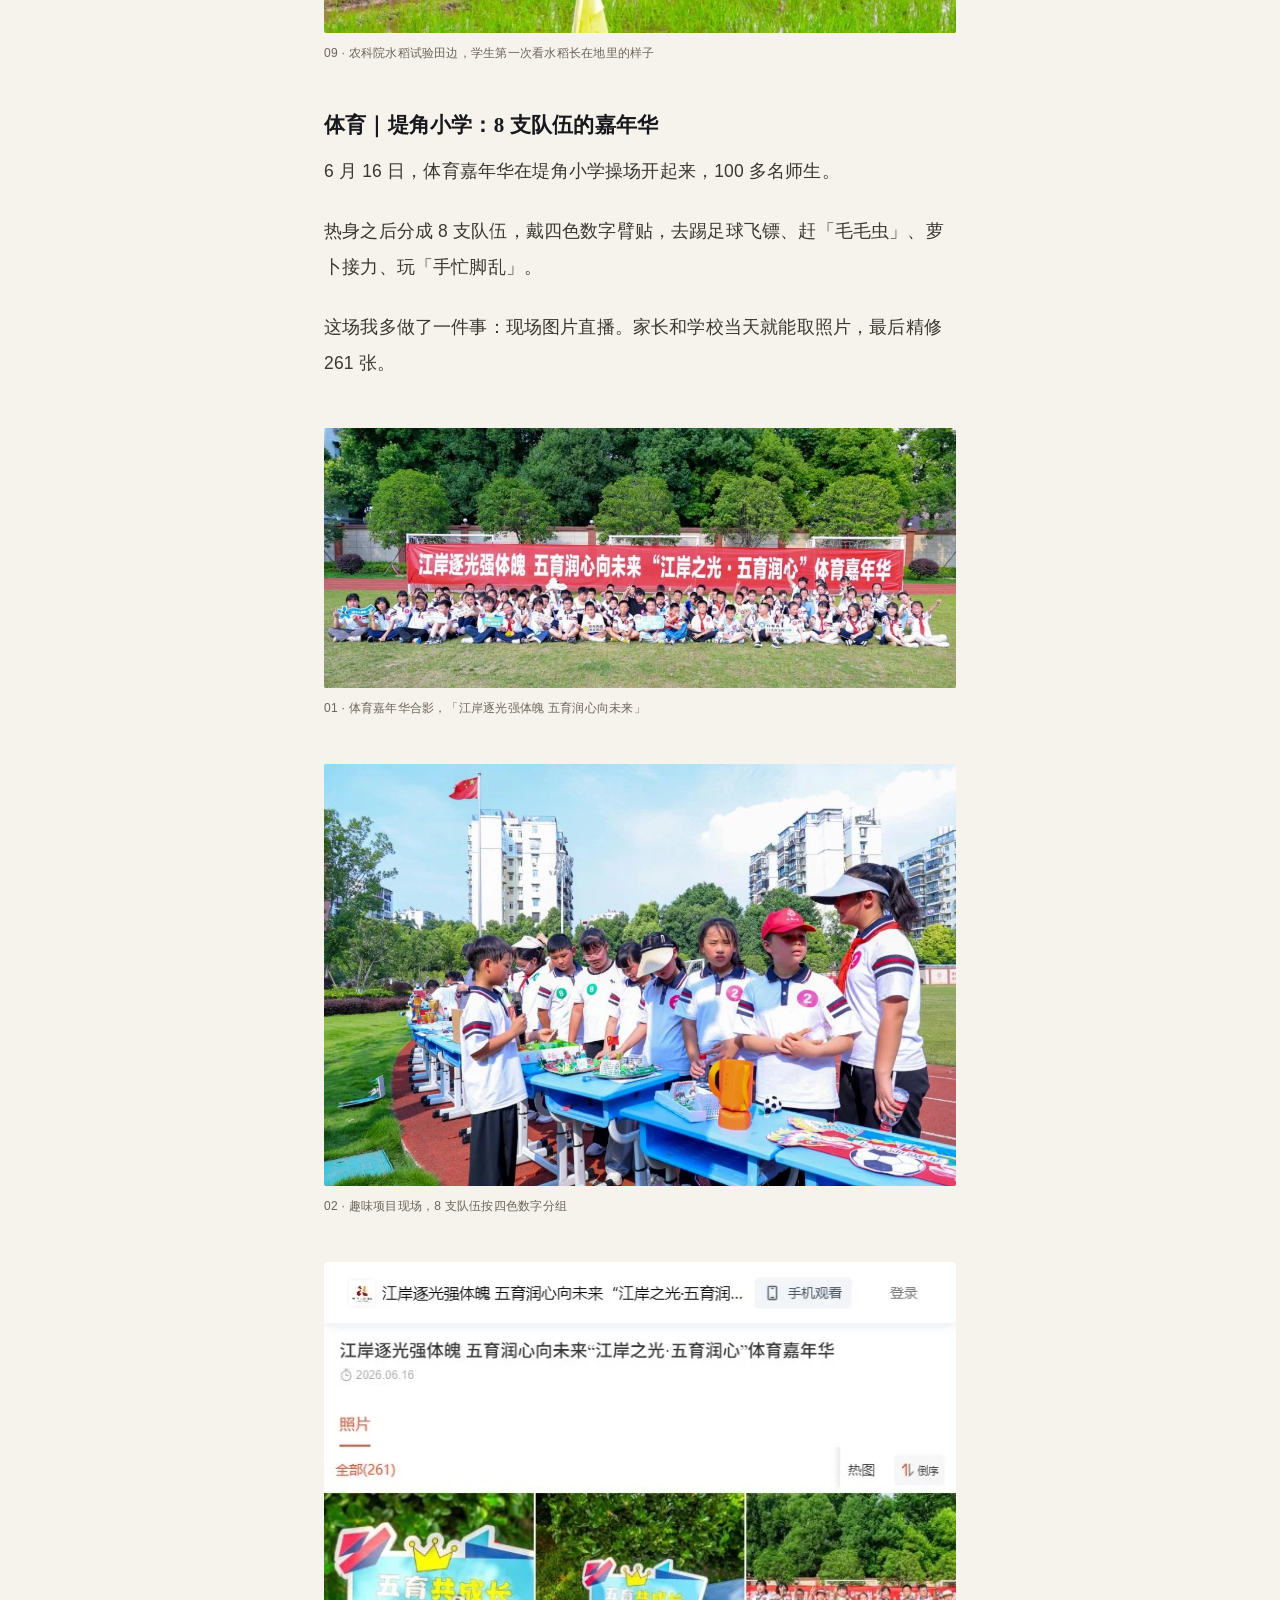
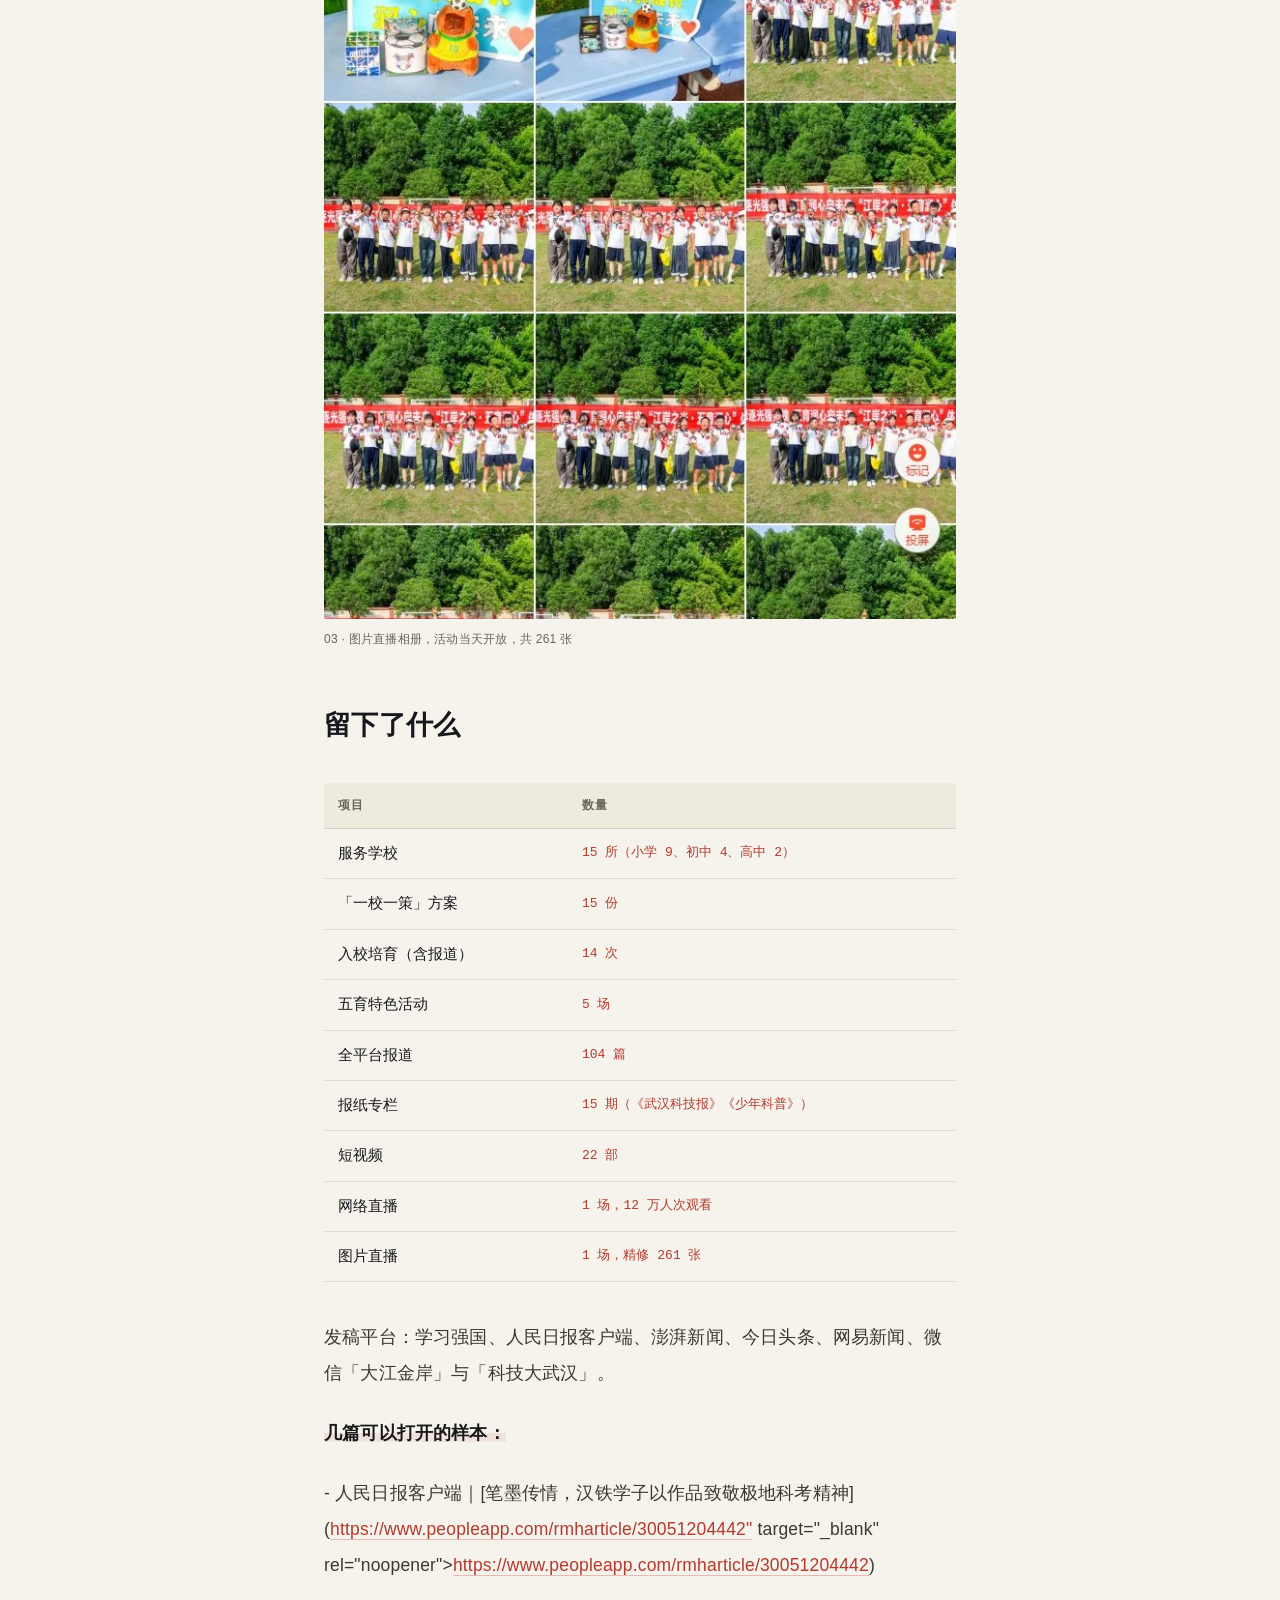
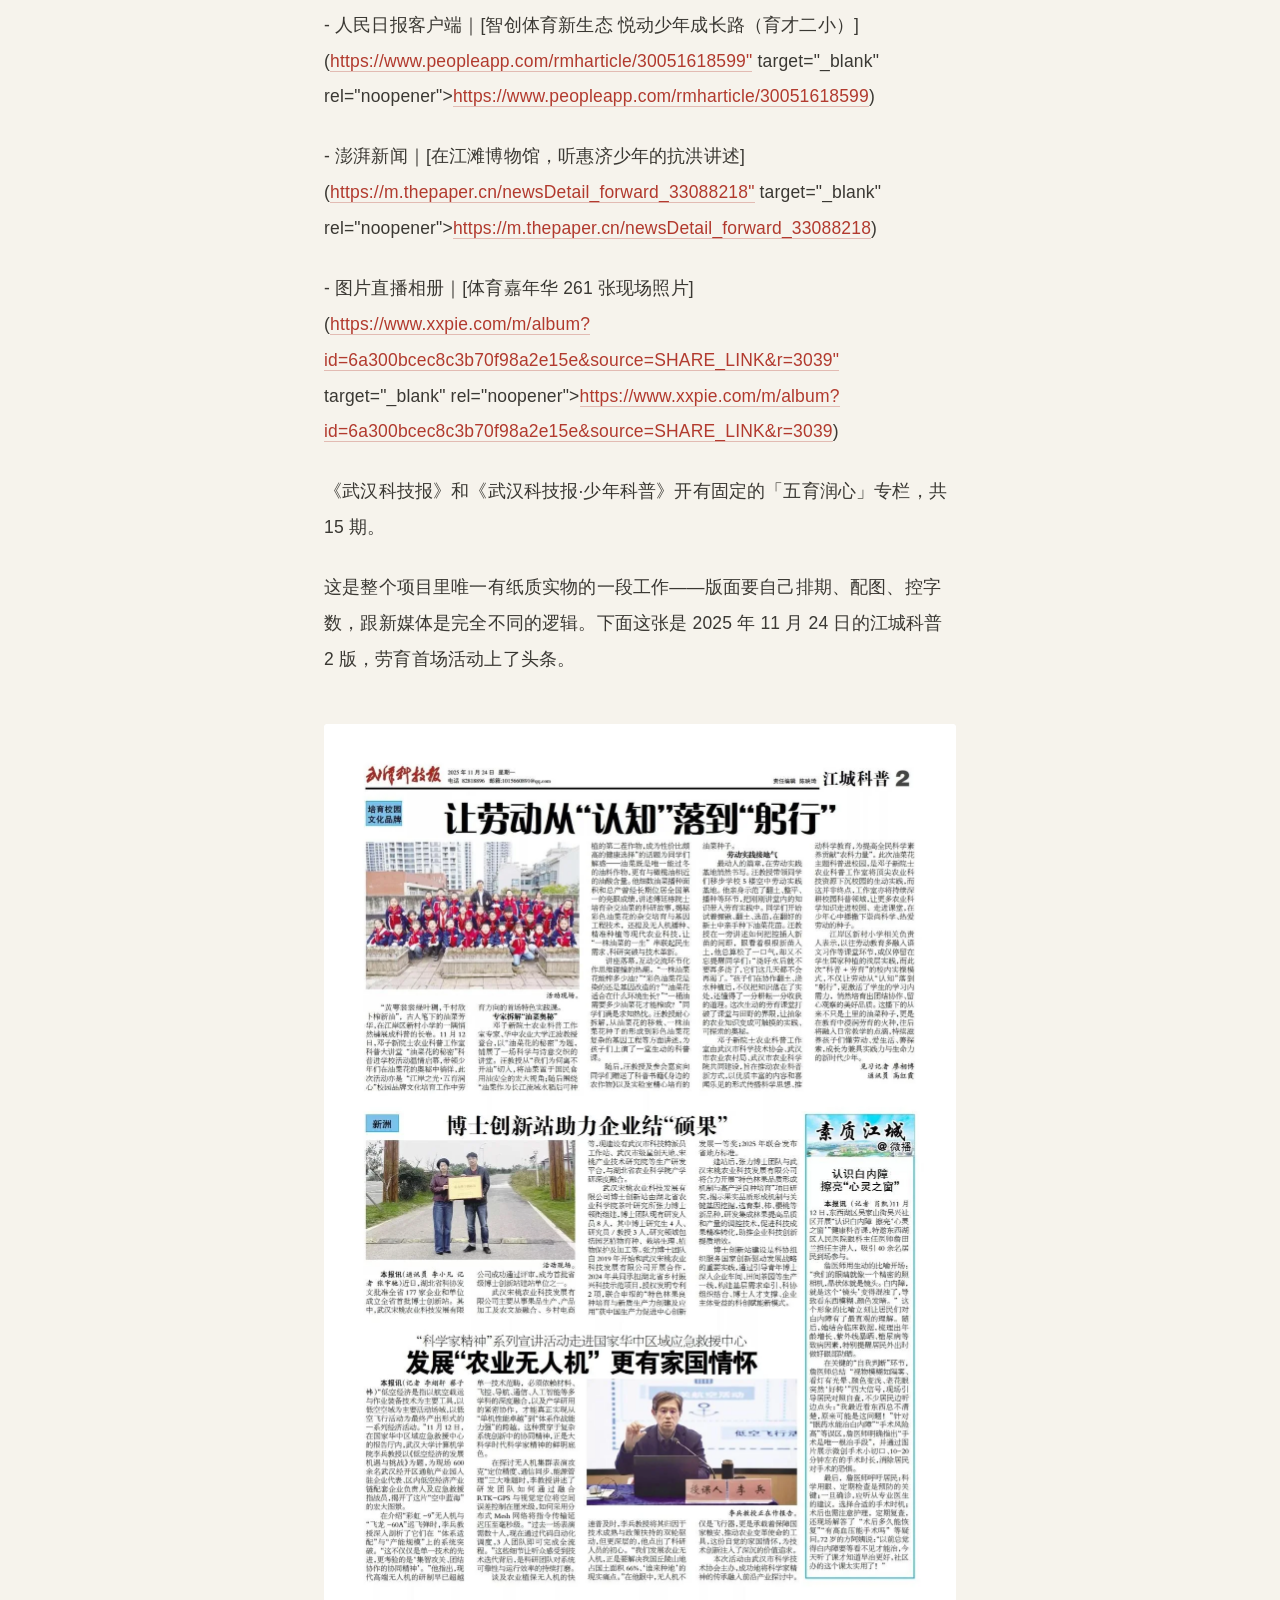
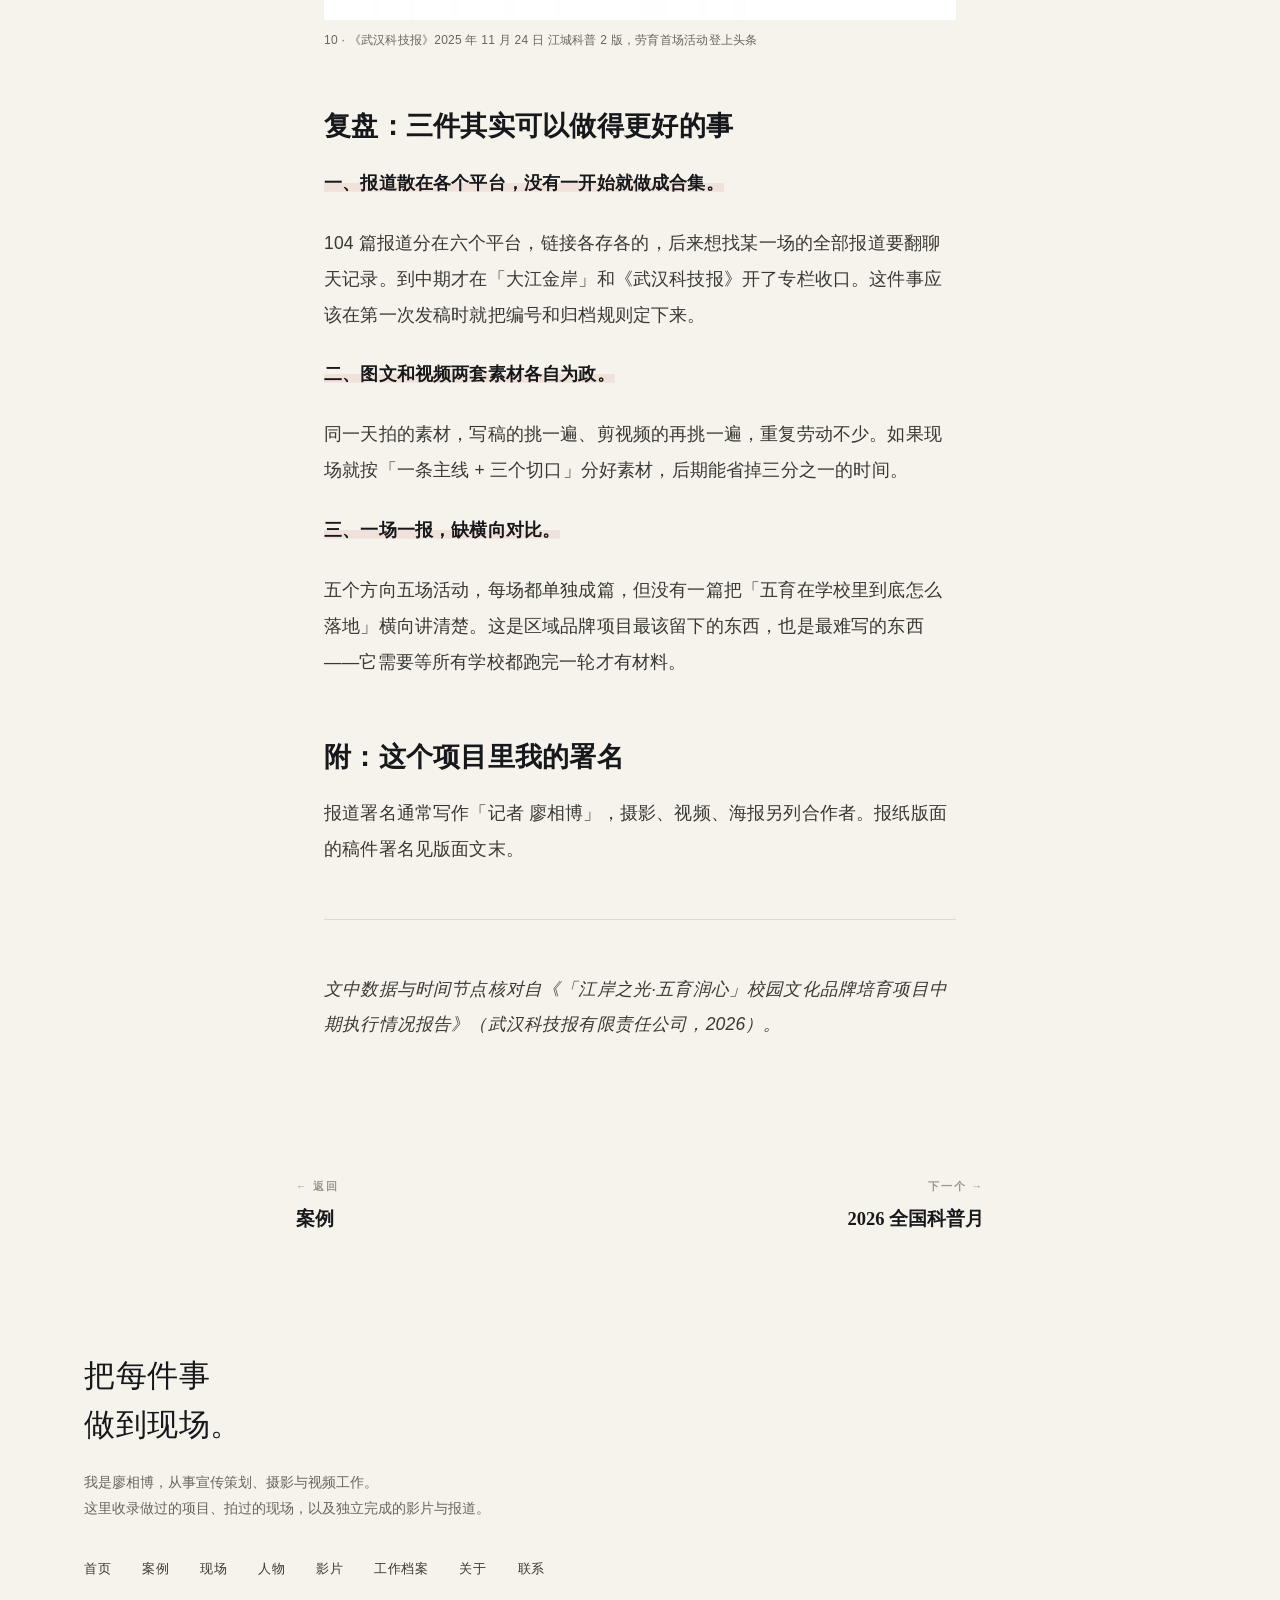
<file: project.html>
<!DOCTYPE html>
<html lang="zh-CN">
<head>
<meta charset="utf-8">
<meta name="viewport" content="width=device-width,initial-scale=1,viewport-fit=cover">
<title>作品详情 · 廖相博</title>
<meta name="description" content="项目与影片的完整记录。">
<meta name="theme-color" content="#F6F3EC">
<meta property="og:title" content="作品详情 · 廖相博">
<meta property="og:description" content="项目与影片的完整记录。">
<link rel="icon" href="assets/favicon.svg" type="image/svg+xml">
<link rel="apple-touch-icon" href="assets/favicon.svg">
<link rel="canonical" href="https://xiang-bo.top/project.html">
<meta property="og:url" content="https://xiang-bo.top/project.html">
<meta property="og:site_name" content="廖相博 · xiang-bo.top">
<meta property="og:image" content="https://xiang-bo.top/assets/img/i002.webp">
<meta name="twitter:card" content="summary_large_image">
<link rel="stylesheet" href="assets/css/site.css">
</head>
<body data-page="project">

<div id="prog"></div>

<nav class="nav" id="nav">
  <a class="brand" href="index.html">xiang-bo<i>.top</i></a>
            <div class="nav-links">
    <a href="index.html" data-nav="home">首页</a>
    <a href="cases.html" data-nav="case">案例</a>
    <a href="scenes.html" data-nav="scene">现场</a>
    <a href="people.html" data-nav="people">人物</a>
    <a href="films.html" data-nav="film">影片</a>
    <a href="about.html" data-nav="about">关于</a>
  </div>
  <button class="nav-toggle" id="navToggle" aria-label="打开菜单"><span></span></button>
</nav>

        <div class="nav-panel" id="navPanel">
  <a href="index.html">首页 <small>HOME</small></a>
  <a href="cases.html">案例 <small>CASE</small></a>
  <a href="scenes.html">现场 <small>SCENE</small></a>
  <a href="people.html">人物 <small>PEOPLE</small></a>
  <a href="films.html">影片 <small>FILM</small></a>
  <a href="about.html">关于 <small>ABOUT</small></a>
  <a href="about.html#contact">联系 <small>CONTACT</small></a>
</div>

<main id="main"></main>

<footer>
  <div class="wrap">
    <p class="fq">把每件事<br>做到现场。</p>
    <p class="fnote">
      我是廖相博，从事宣传策划、摄影与视频工作。<br>
      这里收录做过的项目、拍过的现场，以及独立完成的影片与报道。
    </p>
                <div class="flinks">
      <a href="index.html">首页</a>
      <a href="cases.html">案例</a>
      <a href="scenes.html">现场</a>
      <a href="people.html">人物</a>
      <a href="films.html">影片</a>
      <a href="archive.html">工作档案</a>
      <a href="about.html">关于</a>
      <a href="about.html#contact">联系</a>
    </div>
    <div class="fbot">
      <span>© 2026 · xiang-bo.top</span>
      <span>Wuhan, China</span>
    </div>
  </div>
</footer>

<script src="assets/js/content.js"></script>
<script src="assets/js/motion.js"></script>
<script src="assets/js/app.js"></script>
<script src="assets/js/track.js"></script>
</body>
</html>
</file>
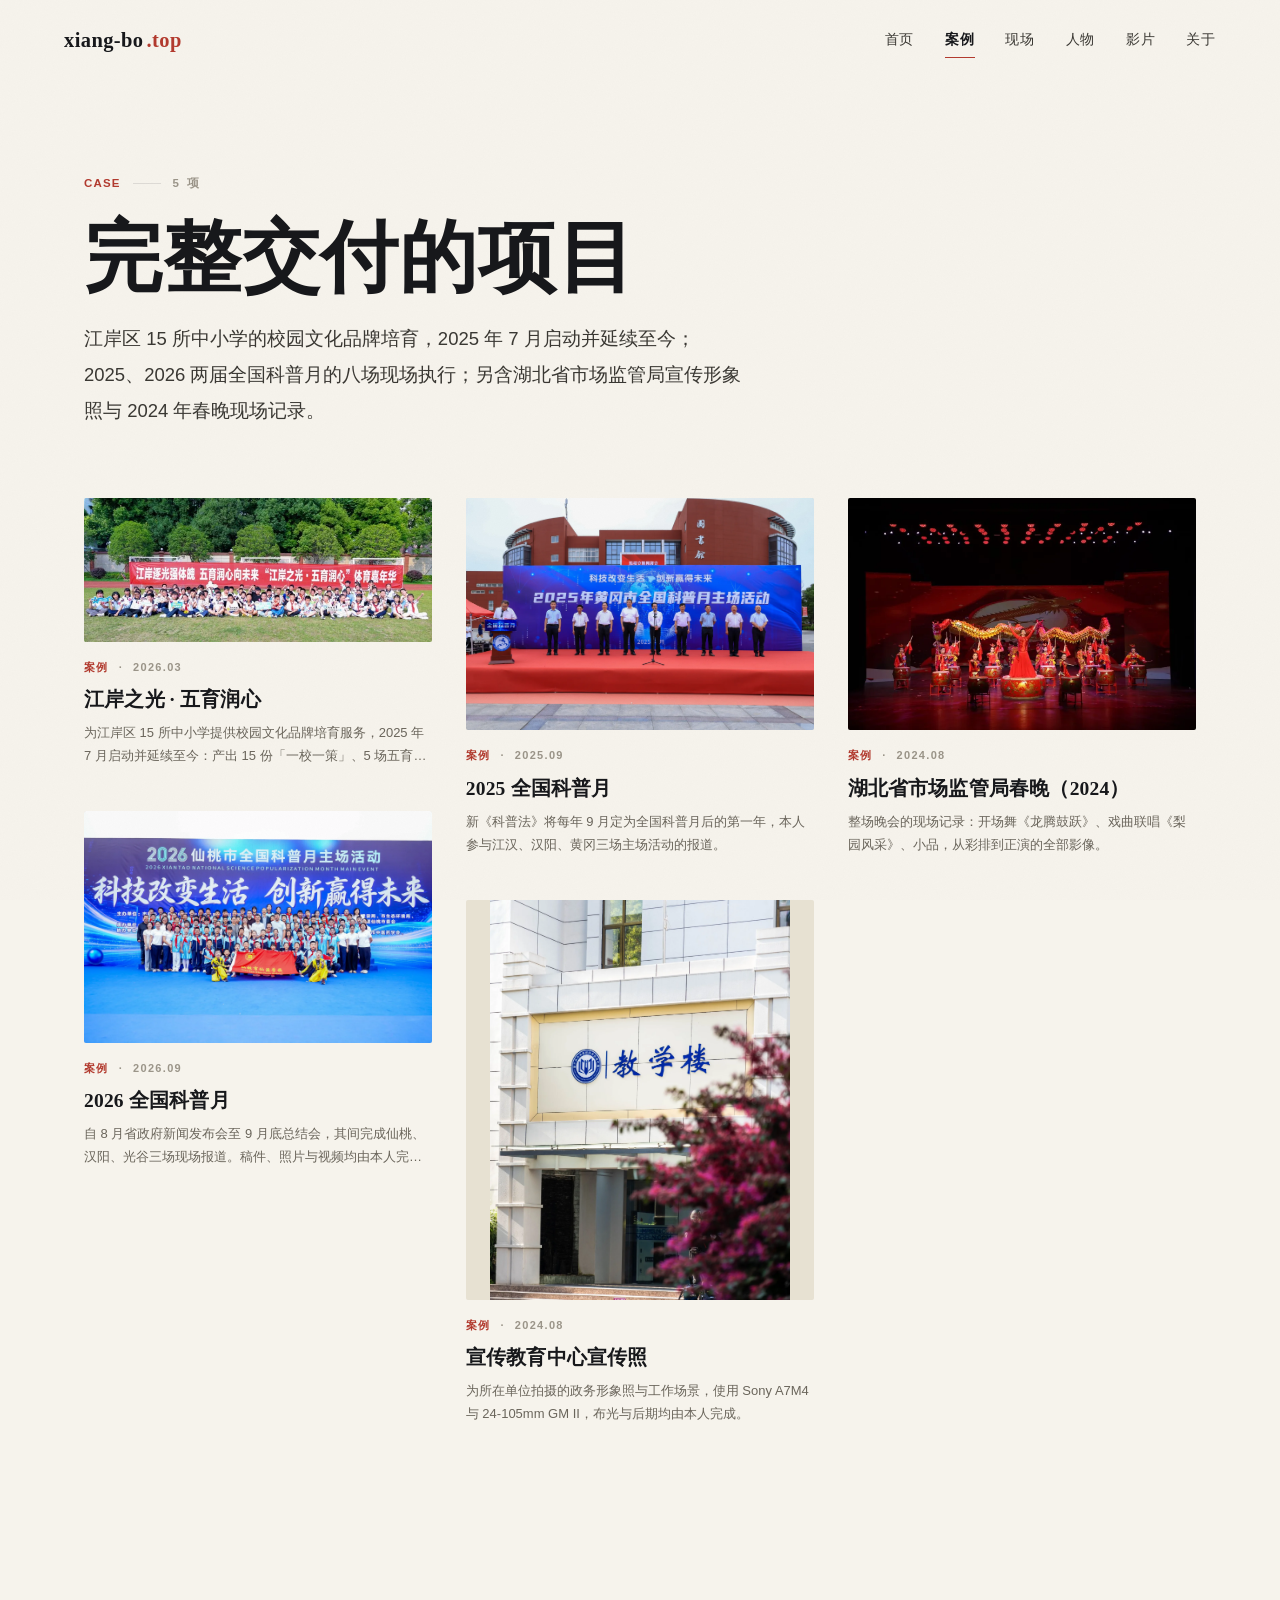
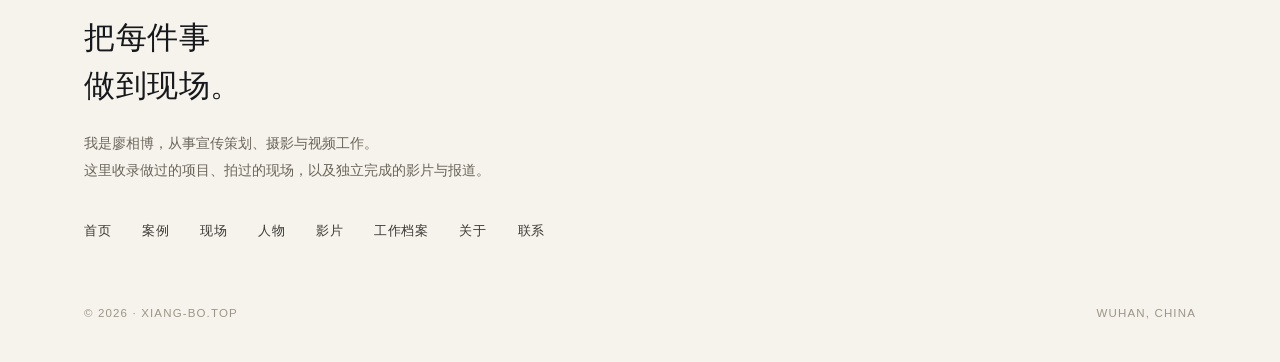
<file: projects.html>
<!DOCTYPE html>
<html lang="zh-CN">
<head>
<meta charset="utf-8">
<meta name="viewport" content="width=device-width,initial-scale=1">
<title>页面已迁移 · 廖相博</title>
<meta name="robots" content="noindex">
<link rel="canonical" href="https://xiang-bo.top/cases.html">
<meta http-equiv="refresh" content="0;url=cases.html">
<meta name="theme-color" content="#F6F3EC">
<link rel="icon" href="assets/favicon.svg" type="image/svg+xml">
<link rel="stylesheet" href="assets/css/site.css">
<style>
.jump{min-height:100vh;display:flex;flex-direction:column;justify-content:center;
  padding:0 var(--gut);gap:14px;}
.jump p{margin:0;font-size:14px;color:var(--ink-3);letter-spacing:.02em;}
.jump a{font-family:var(--serif);font-size:clamp(26px,4vw,44px);font-weight:700;
  color:var(--ink);text-decoration:none;border-bottom:2px solid var(--red);
  align-self:flex-start;padding-bottom:6px;}
.jump a:hover{color:var(--red);}
</style>
</head>
<body>
<div class="jump">
<p>页面换了位置。</p>
<a href="cases.html">去「案例」→</a>
</div>
<script>location.replace('cases.html');</script>
</body>
</html>
</file>
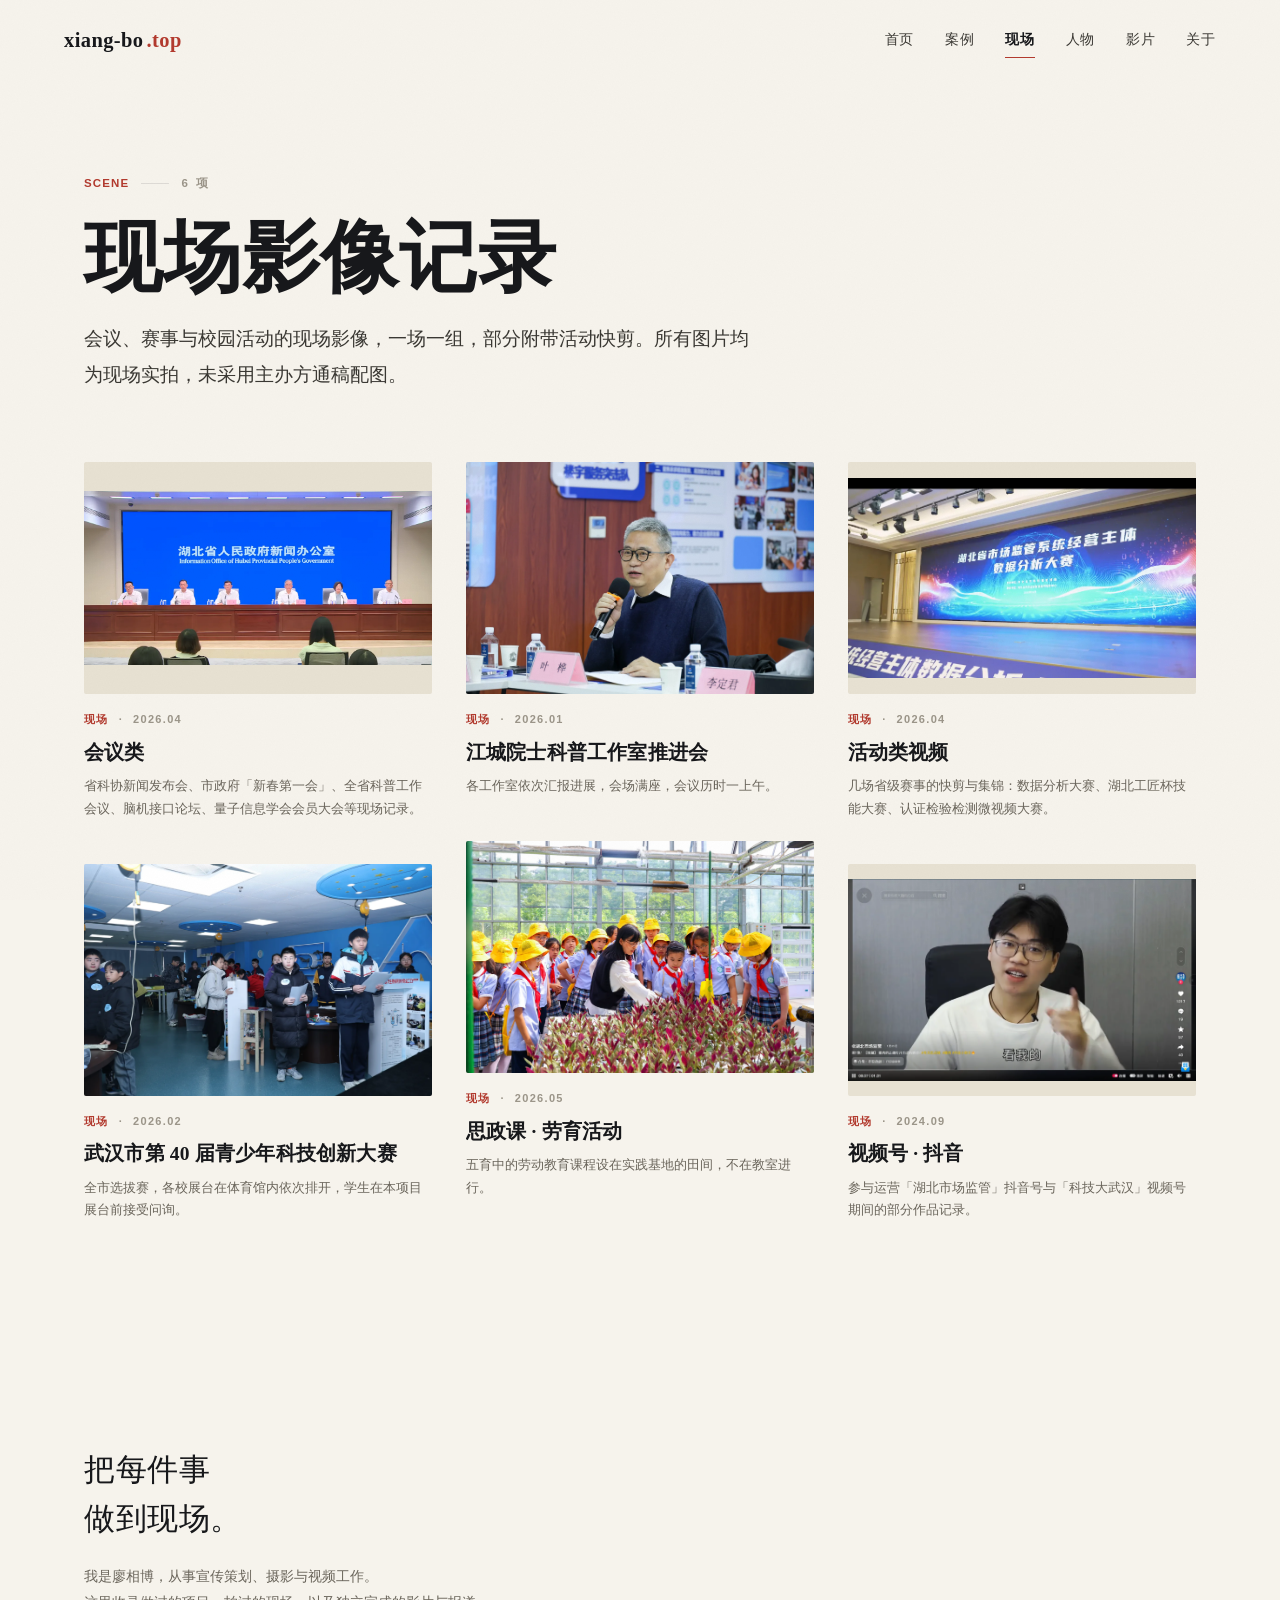
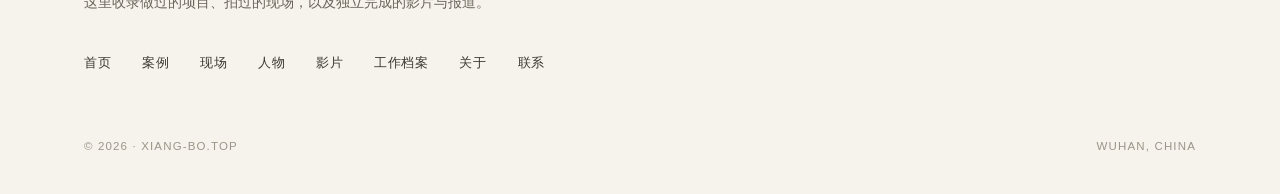
<file: scenes.html>
<!DOCTYPE html>
<html lang="zh-CN">
<head>
<meta charset="utf-8">
<meta name="viewport" content="width=device-width,initial-scale=1,viewport-fit=cover">
<title>现场 · 廖相博</title>
<meta name="description" content="会议、赛事与校园活动的现场影像记录，一场一组。含省科协新闻发布会、市政府新春第一会、全省科普工作会议、脑机接口论坛等。">
<meta name="theme-color" content="#F6F3EC">
<meta property="og:title" content="现场 · 廖相博">
<meta property="og:description" content="会议、赛事与校园活动的现场影像记录，一场一组。含省科协新闻发布会、市政府新春第一会、全省科普工作会议、脑机接口论坛等。">
<link rel="icon" href="assets/favicon.svg" type="image/svg+xml">
<link rel="apple-touch-icon" href="assets/favicon.svg">
<link rel="canonical" href="https://xiang-bo.top/scenes.html">
<meta property="og:url" content="https://xiang-bo.top/scenes.html">
<meta property="og:site_name" content="廖相博 · xiang-bo.top">
<meta property="og:image" content="https://xiang-bo.top/assets/img/i002.webp">
<meta name="twitter:card" content="summary_large_image">
<link rel="stylesheet" href="assets/css/site.css">
</head>
<body data-page="work" data-cat="scene">

<div id="prog"></div>

<nav class="nav" id="nav">
  <a class="brand" href="index.html">xiang-bo<i>.top</i></a>
            <div class="nav-links">
    <a href="index.html" data-nav="home">首页</a>
    <a href="cases.html" data-nav="case">案例</a>
    <a href="scenes.html" data-nav="scene">现场</a>
    <a href="people.html" data-nav="people">人物</a>
    <a href="films.html" data-nav="film">影片</a>
    <a href="about.html" data-nav="about">关于</a>
  </div>
  <button class="nav-toggle" id="navToggle" aria-label="打开菜单"><span></span></button>
</nav>

        <div class="nav-panel" id="navPanel">
  <a href="index.html">首页 <small>HOME</small></a>
  <a href="cases.html">案例 <small>CASE</small></a>
  <a href="scenes.html">现场 <small>SCENE</small></a>
  <a href="people.html">人物 <small>PEOPLE</small></a>
  <a href="films.html">影片 <small>FILM</small></a>
  <a href="about.html">关于 <small>ABOUT</small></a>
  <a href="about.html#contact">联系 <small>CONTACT</small></a>
</div>

<main id="main"></main>

<footer>
  <div class="wrap">
    <p class="fq">把每件事<br>做到现场。</p>
    <p class="fnote">
      我是廖相博，从事宣传策划、摄影与视频工作。<br>
      这里收录做过的项目、拍过的现场，以及独立完成的影片与报道。
    </p>
                <div class="flinks">
      <a href="index.html">首页</a>
      <a href="cases.html">案例</a>
      <a href="scenes.html">现场</a>
      <a href="people.html">人物</a>
      <a href="films.html">影片</a>
      <a href="archive.html">工作档案</a>
      <a href="about.html">关于</a>
      <a href="about.html#contact">联系</a>
    </div>
    <div class="fbot">
      <span>© 2026 · xiang-bo.top</span>
      <span>Wuhan, China</span>
    </div>
  </div>
</footer>

<script src="assets/js/content.js"></script>
<script src="assets/js/motion.js"></script>
<script src="assets/js/app.js"></script>
<script src="assets/js/track.js"></script>
</body>
</html>
</file>
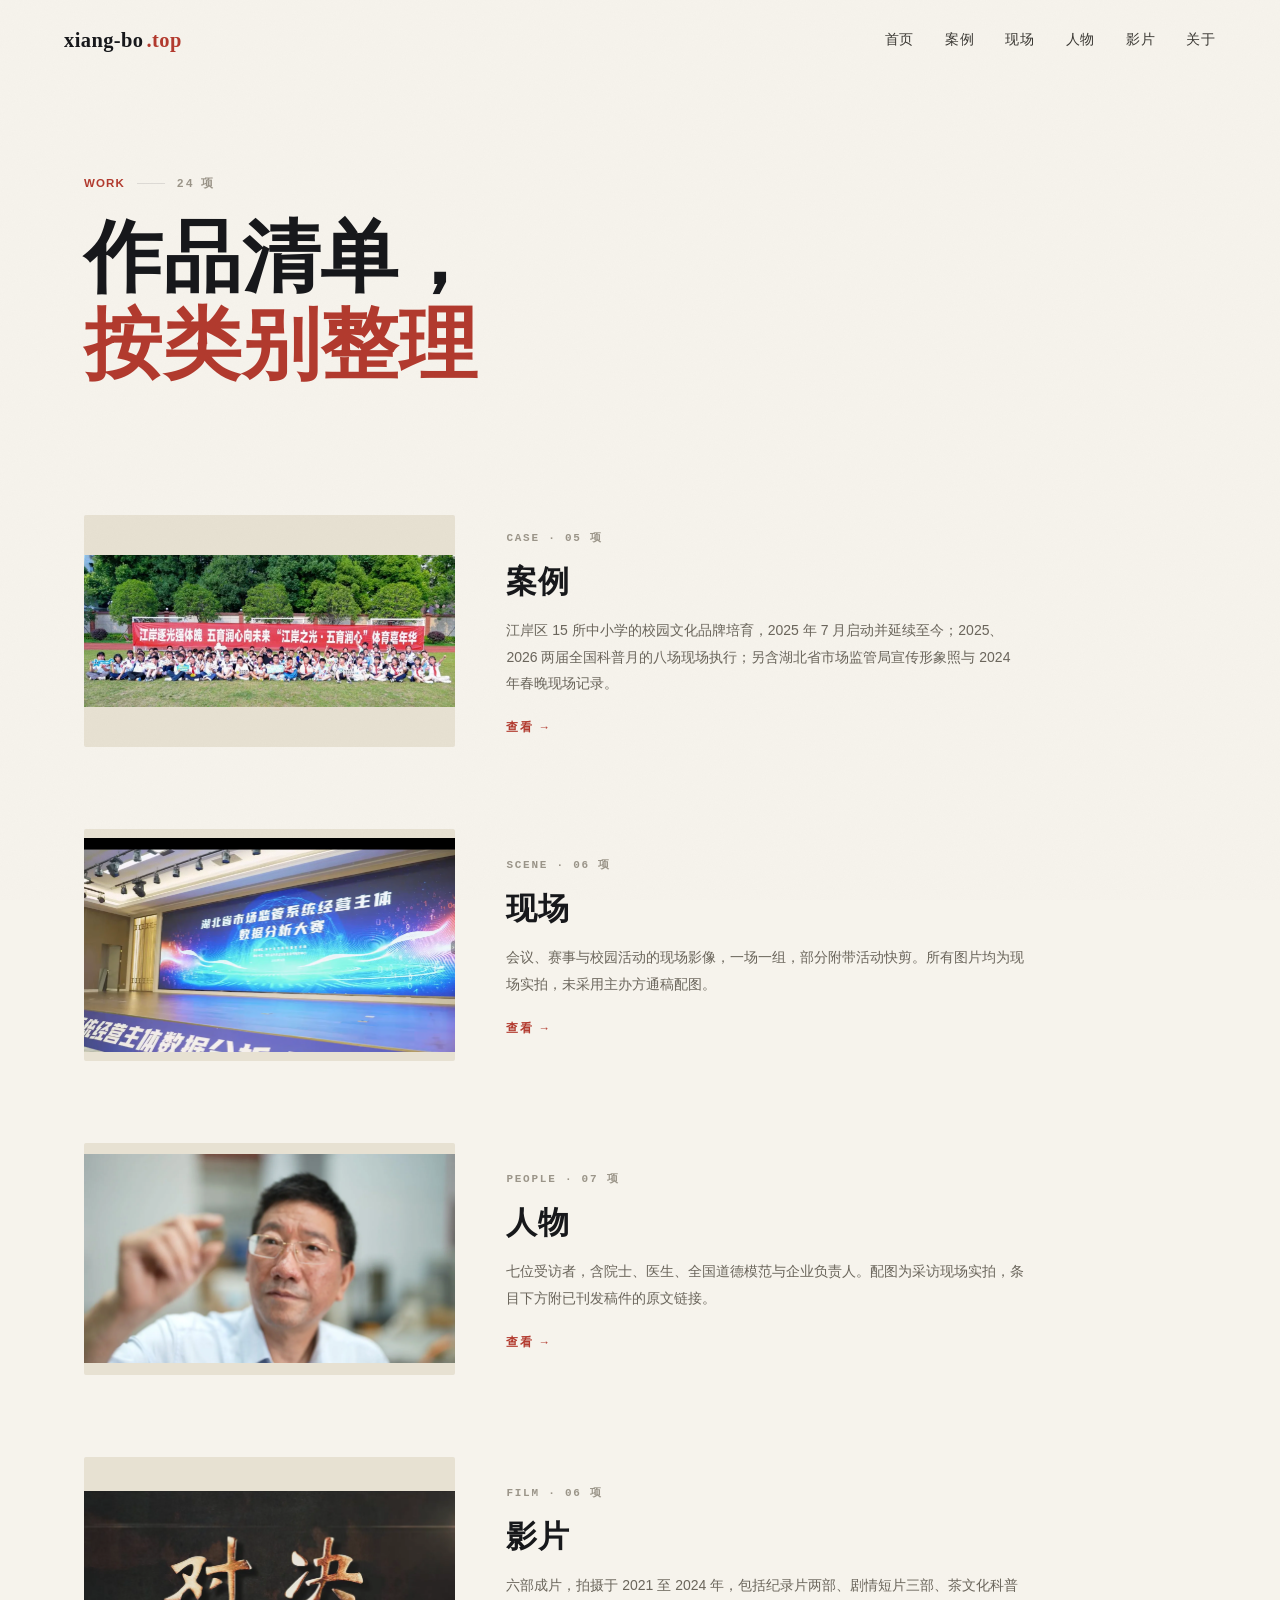
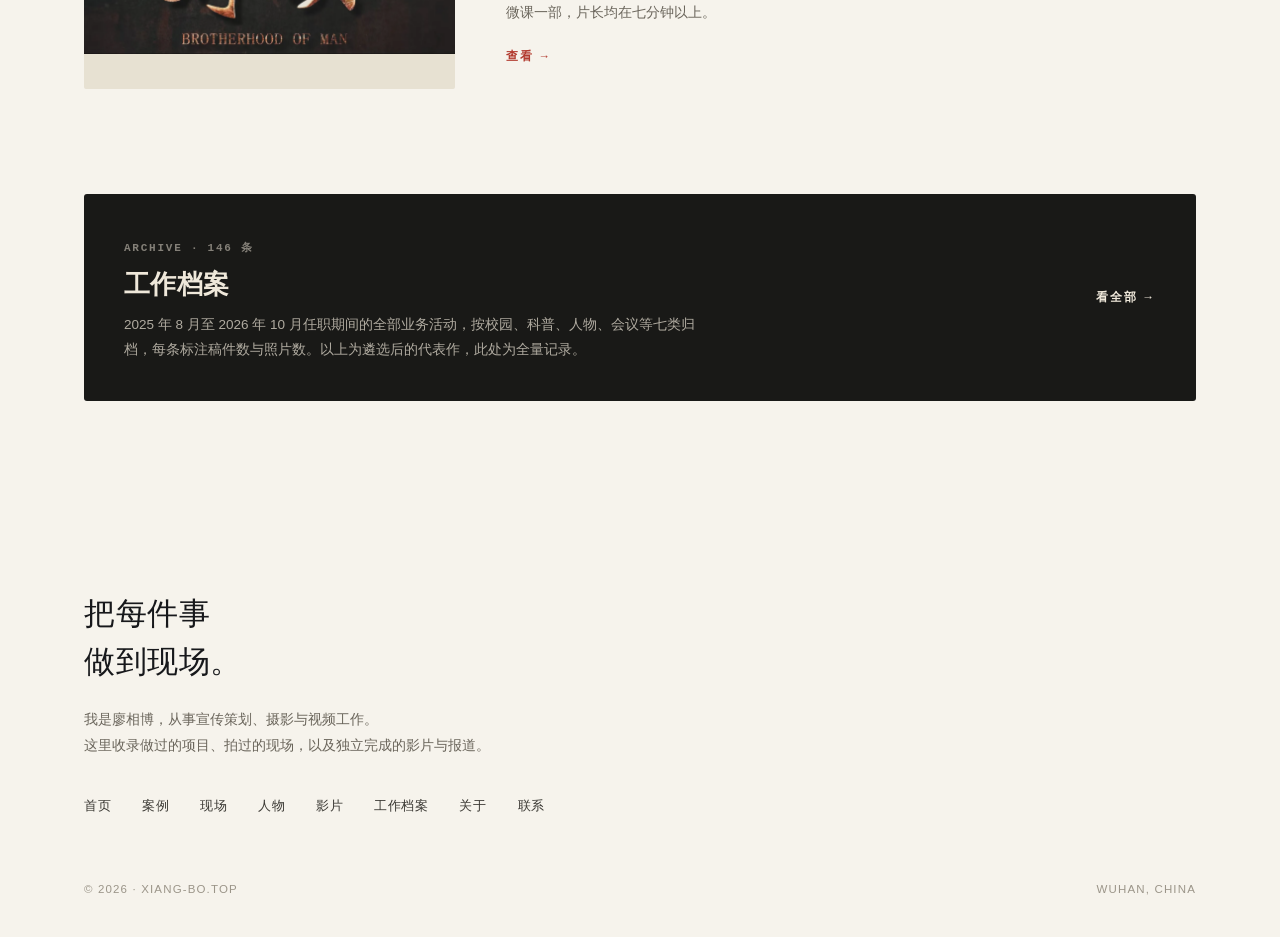
<file: work.html>
<!DOCTYPE html>
<html lang="zh-CN">
<head>
<meta charset="utf-8">
<meta name="viewport" content="width=device-width,initial-scale=1,viewport-fit=cover">
<title>作品 · 廖相博</title>
<meta name="description" content="四类作品总览：案例、现场、人物、影片。含完整交付项目、活动现场影像、人物专访与独立完成的影片。">
<meta name="theme-color" content="#F6F3EC">
<meta property="og:title" content="作品 · 廖相博">
<meta property="og:description" content="四类作品总览：案例、现场、人物、影片。含完整交付项目、活动现场影像、人物专访与独立完成的影片。">
<link rel="icon" href="assets/favicon.svg" type="image/svg+xml">
<link rel="apple-touch-icon" href="assets/favicon.svg">
<link rel="canonical" href="https://xiang-bo.top/work.html">
<meta property="og:url" content="https://xiang-bo.top/work.html">
<meta property="og:site_name" content="廖相博 · xiang-bo.top">
<meta property="og:image" content="https://xiang-bo.top/assets/img/i002.webp">
<meta name="twitter:card" content="summary_large_image">
<link rel="stylesheet" href="assets/css/site.css">
</head>
<body data-page="work">

<div id="prog"></div>

<nav class="nav" id="nav">
  <a class="brand" href="index.html">xiang-bo<i>.top</i></a>
            <div class="nav-links">
    <a href="index.html" data-nav="home">首页</a>
    <a href="cases.html" data-nav="case">案例</a>
    <a href="scenes.html" data-nav="scene">现场</a>
    <a href="people.html" data-nav="people">人物</a>
    <a href="films.html" data-nav="film">影片</a>
    <a href="about.html" data-nav="about">关于</a>
  </div>
  <button class="nav-toggle" id="navToggle" aria-label="打开菜单"><span></span></button>
</nav>

        <div class="nav-panel" id="navPanel">
  <a href="index.html">首页 <small>HOME</small></a>
  <a href="cases.html">案例 <small>CASE</small></a>
  <a href="scenes.html">现场 <small>SCENE</small></a>
  <a href="people.html">人物 <small>PEOPLE</small></a>
  <a href="films.html">影片 <small>FILM</small></a>
  <a href="about.html">关于 <small>ABOUT</small></a>
  <a href="about.html#contact">联系 <small>CONTACT</small></a>
</div>

<main id="main"></main>

<footer>
  <div class="wrap">
    <p class="fq">把每件事<br>做到现场。</p>
    <p class="fnote">
      我是廖相博，从事宣传策划、摄影与视频工作。<br>
      这里收录做过的项目、拍过的现场，以及独立完成的影片与报道。
    </p>
                <div class="flinks">
      <a href="index.html">首页</a>
      <a href="cases.html">案例</a>
      <a href="scenes.html">现场</a>
      <a href="people.html">人物</a>
      <a href="films.html">影片</a>
      <a href="archive.html">工作档案</a>
      <a href="about.html">关于</a>
      <a href="about.html#contact">联系</a>
    </div>
    <div class="fbot">
      <span>© 2026 · xiang-bo.top</span>
      <span>Wuhan, China</span>
    </div>
  </div>
</footer>

<script src="assets/js/content.js"></script>
<script src="assets/js/motion.js"></script>
<script src="assets/js/app.js"></script>
<script src="assets/js/track.js"></script>
</body>
</html>
</file>
<file: assets/css/site.css>
/* ============================================================
   xiang-bo.top  ·  纸感个人站
   design system + motion layer
   ============================================================ */

:root{
  --paper:#F6F3EC;
  --paper-2:#EFEADE;
  --paper-3:#E7E1D2;
  --white:#FFFFFF;
  --ink:#17181B;
  --ink-2:#3A3833;
  --ink-3:#6A655B;
  --muted:#9B9589;
  --red:#B23A2E;
  --red-2:#D2604E;
  --red-wash:rgba(178,58,46,.09);
  --dark:#191917;
  --dark-2:#232320;
  --cream:#EFE8DA;
  --line:rgba(23,24,27,.11);
  --line-2:rgba(23,24,27,.06);
  --line-inv:rgba(239,232,218,.16);

  --serif:"Source Han Serif SC","Noto Serif SC","Songti SC","STSong",Georgia,"SimSun",serif;
  --sans:-apple-system,BlinkMacSystemFont,"PingFang SC","Microsoft YaHei","Helvetica Neue",Arial,sans-serif;
  --mono:"SF Mono",ui-monospace,Menlo,Consolas,monospace;

  --wrap:1240px;
  --gut:clamp(20px,5vw,64px);
  --ease:cubic-bezier(.22,.68,.24,1);
  --ease-out:cubic-bezier(.16,1,.3,1);
}

*,*::before,*::after{box-sizing:border-box;}
/* 入场位移会把元素临时推到视口外，用 clip 彻底掐掉横向滚动 */
html{overflow-x:hidden;}
@supports (overflow:clip){html,body{overflow-x:clip;}}
html{-webkit-text-size-adjust:100%;scroll-behavior:smooth;}
body{
  margin:0;background:var(--paper);color:var(--ink);
  font-family:var(--sans);font-size:16px;line-height:1.75;
  -webkit-font-smoothing:antialiased;text-rendering:optimizeLegibility;
  overflow-x:hidden;
}
img{max-width:100%;display:block;}
figure,blockquote,dl,dd{margin:0;}
a{color:inherit;text-decoration:none;}
button{font:inherit;color:inherit;background:none;border:none;cursor:pointer;}
::selection{background:rgba(178,58,46,.16);color:var(--ink);}

/* 纸张颗粒 */
body::after{
  content:"";position:fixed;inset:0;z-index:1;pointer-events:none;opacity:.5;
  background-image:url("data:image/svg+xml,%3Csvg xmlns='http://www.w3.org/2000/svg' width='180' height='180'%3E%3Cfilter id='n'%3E%3CfeTurbulence type='fractalNoise' baseFrequency='.82' numOctaves='3'/%3E%3CfeColorMatrix type='saturate' values='0'/%3E%3C/filter%3E%3Crect width='180' height='180' filter='url(%23n)' opacity='.055'/%3E%3C/svg%3E");
  mix-blend-mode:multiply;
}

.wrap{width:100%;max-width:var(--wrap);margin:0 auto;padding:0 var(--gut);}
.narrow{max-width:820px;}

/* ---------- 滚动进度 ---------- */
#prog{position:fixed;top:0;left:0;height:2px;width:0;background:var(--red);z-index:120;
  transition:width .1s linear;}

/* ---------- 导航 ---------- */
.nav{
  position:fixed;top:0;left:0;right:0;z-index:100;
  display:flex;align-items:center;justify-content:space-between;
  padding:22px var(--gut);
  transition:padding .45s var(--ease),background .45s var(--ease),box-shadow .45s var(--ease),border-color .45s;
  border-bottom:1px solid transparent;
}
.nav.small{
  padding:12px var(--gut);
  background:rgba(246,243,236,.86);
  backdrop-filter:blur(16px) saturate(1.3);
  -webkit-backdrop-filter:blur(16px) saturate(1.3);
  border-bottom-color:var(--line-2);
}
.brand{display:flex;align-items:baseline;gap:3px;font-family:var(--serif);
  font-size:clamp(17px,1.6vw,21px);font-weight:700;letter-spacing:.02em;line-height:1;}
.brand i{font-style:normal;color:var(--red);}
.brand span{font-family:var(--sans);font-size:10px;letter-spacing:.22em;color:var(--muted);
  margin-left:12px;text-transform:uppercase;font-weight:600;}
.nav-links{display:flex;align-items:center;gap:clamp(18px,2.4vw,38px);}
.nav-links a{
  position:relative;font-size:13.5px;letter-spacing:.06em;color:var(--ink-2);
  padding:6px 0;transition:color .3s;
}
.nav-links a::after{
  content:"";position:absolute;left:0;right:0;bottom:0;height:1px;background:var(--red);
  transform:scaleX(0);transform-origin:right;transition:transform .45s var(--ease-out);
}
.nav-links a:hover,.nav-links a.on{color:var(--ink);}
.nav-links a:hover::after,.nav-links a.on::after{transform:scaleX(1);transform-origin:left;}
.nav-links a.on{font-weight:600;}
.nav-toggle{display:none;width:40px;height:40px;position:relative;}
.nav-toggle span,.nav-toggle span::before,.nav-toggle span::after{
  position:absolute;left:9px;width:22px;height:1.5px;background:var(--ink);transition:transform .4s var(--ease),opacity .3s;
}
.nav-toggle span{top:19px;}
.nav-toggle span::before{content:"";top:-7px;left:0;}
.nav-toggle span::after{content:"";top:7px;left:0;}
body.menu-open .nav-toggle span{transform:rotate(45deg);}
body.menu-open .nav-toggle span::before{transform:translateY(7px) rotate(-90deg);}
body.menu-open .nav-toggle span::after{opacity:0;}

.nav-panel{
  position:fixed;inset:0;z-index:99;background:var(--paper);
  display:flex;flex-direction:column;justify-content:center;gap:4px;
  padding:0 var(--gut);
  clip-path:inset(0 0 100% 0);visibility:hidden;
  transition:clip-path .62s var(--ease-out),visibility .62s;
}
.nav-panel.on{clip-path:inset(0 0 0 0);visibility:visible;}
.nav-panel a{
  font-family:var(--serif);font-size:clamp(28px,8vw,40px);font-weight:700;
  padding:14px 0;border-bottom:1px solid var(--line-2);
  display:flex;align-items:baseline;justify-content:space-between;
  opacity:0;transform:translateY(18px);
  transition:opacity .5s var(--ease) var(--d,0s),transform .5s var(--ease) var(--d,0s);
}
.nav-panel.on a{opacity:1;transform:none;}
.nav-panel a small{font-family:var(--sans);font-size:11px;letter-spacing:.2em;color:var(--muted);font-weight:600;}

/* ---------- 光标跟随 ---------- */
#dot{
  position:fixed;top:0;left:0;width:9px;height:9px;border-radius:50%;
  background:var(--red);z-index:130;pointer-events:none;
  transform:translate(-50%,-50%);opacity:0;
  transition:width .3s var(--ease),height .3s var(--ease),opacity .3s,background .3s;
  mix-blend-mode:multiply;
}
#dot.on{opacity:.9;}
#dot.big{width:46px;height:46px;background:rgba(178,58,46,.14);}

/* ---------- 首屏遮罩 ---------- */
#curtain{
  position:fixed;inset:0;z-index:200;background:var(--paper);
  display:flex;align-items:center;justify-content:center;
  transition:transform .9s var(--ease-out);
}
#curtain.done{transform:translateY(-101%);}
#curtain b{
  font-family:var(--sans);font-size:11px;letter-spacing:.4em;color:var(--muted);
  font-weight:600;animation:pulse 1.4s infinite;
}
@keyframes pulse{0%,100%{opacity:.3}50%{opacity:1}}

/* ---------- 通用文字 ---------- */
.eyebrow{
  display:inline-flex;align-items:center;gap:12px;
  font-family:var(--sans);font-size:11.5px;letter-spacing:.22em;
  color:var(--muted);font-weight:600;text-transform:uppercase;
}
.eyebrow b{color:var(--red);font-weight:700;letter-spacing:.1em;}
.eyebrow .rule{display:inline-block;width:28px;height:1px;background:var(--line);}

h1,h2,h3,h4{font-family:var(--serif);margin:0;letter-spacing:.01em;}
.t-xl{font-size:clamp(34px,6.4vw,78px);line-height:1.12;font-weight:700;}
.t-lg{font-size:clamp(27px,4.2vw,46px);line-height:1.22;font-weight:700;}
.t-md{font-size:clamp(21px,2.6vw,29px);line-height:1.4;font-weight:700;}
.lead{font-size:clamp(16px,1.5vw,18.5px);line-height:1.95;color:var(--ink-2);}
.muted{color:var(--ink-3);}
.small{font-size:13.5px;line-height:1.8;color:var(--ink-3);}
.hl{
  background-image:linear-gradient(var(--red-wash),var(--red-wash));
  background-repeat:no-repeat;background-size:100% .52em;background-position:0 88%;
  -webkit-box-decoration-break:clone;box-decoration-break:clone;
}

/* ---------- 按钮 ---------- */
.btn{
  display:inline-flex;align-items:center;gap:10px;
  padding:13px 26px;border-radius:100px;
  font-size:13.5px;font-weight:600;letter-spacing:.06em;
  border:1px solid var(--ink);background:var(--ink);color:var(--paper);
  position:relative;overflow:hidden;isolation:isolate;
  transition:color .35s var(--ease),border-color .35s;
}
.btn::before{
  content:"";position:absolute;inset:0;z-index:-1;background:var(--red);
  transform:translateY(101%);transition:transform .45s var(--ease-out);
}
.btn:hover{color:#fff;border-color:var(--red);}
.btn:hover::before{transform:translateY(0);}
.btn svg{width:14px;height:14px;transition:transform .4s var(--ease-out);}
.btn:hover svg{transform:translateX(4px);}
.btn.ghost{background:none;color:var(--ink);border-color:var(--line);}
.btn.ghost::before{background:var(--ink);}
.btn.ghost:hover{color:var(--paper);border-color:var(--ink);}

/* ---------- 动效基元 ---------- */
.rv{opacity:0;transform:translateY(30px);
  transition:opacity .85s var(--ease-out),transform .85s var(--ease-out);
  transition-delay:var(--d,0s);}
.rv.in{opacity:1;transform:none;}
.rv[data-rv="left"]{transform:translateX(-34px);}
.rv[data-rv="right"]{transform:translateX(34px);}
.rv[data-rv="scale"]{transform:scale(.94);}
.rv[data-rv="clip"]{transform:none;opacity:1;clip-path:inset(0 0 100% 0);
  transition:clip-path 1s var(--ease-out);transition-delay:var(--d,0s);}
.rv[data-rv="clip"].in{clip-path:inset(0 0 0 0);}

/* 逐行上浮 */
.line-mask{display:block;overflow:hidden;}
.line-mask > span{display:block;transform:translateY(110%);
  transition:transform 1s var(--ease-out);transition-delay:var(--d,0s);}
.in .line-mask > span,.line-mask.in > span{transform:none;}

/* ---------- 图片通用 ---------- */
.shot{position:relative;overflow:hidden;background:var(--paper-3);border-radius:2px;}
.shot img{width:100%;height:auto;display:block;object-fit:contain;
  transition:transform 1.1s var(--ease-out);}
.shot:hover img{transform:scale(1.045);}
.grain{position:relative;}
.grain::after{
  content:"";position:absolute;inset:0;pointer-events:none;
  background-image:url("data:image/svg+xml,%3Csvg xmlns='http://www.w3.org/2000/svg' width='120' height='120'%3E%3Cfilter id='n'%3E%3CfeTurbulence type='fractalNoise' baseFrequency='.9' numOctaves='2'/%3E%3C/filter%3E%3Crect width='120' height='120' filter='url(%23n)' opacity='.16'/%3E%3C/svg%3E");
  mix-blend-mode:overlay;opacity:.35;
}

/* ---------- 页脚 ---------- */
footer{position:relative;z-index:2;
  padding:clamp(50px,7vw,86px) 0 clamp(28px,3vw,40px);background:var(--paper);}
footer .fq{font-family:var(--serif);font-size:clamp(21px,3vw,31px);line-height:1.55;
  margin:0 0 20px;letter-spacing:.02em;color:var(--ink);max-width:16em;}
footer .fnote{font-size:14px;line-height:1.9;color:var(--ink-3);max-width:34em;margin:0 0 36px;}
.flinks{display:flex;flex-wrap:wrap;gap:clamp(16px,2.4vw,34px);margin-bottom:34px;}
.flinks a{font-size:13px;color:var(--ink-2);letter-spacing:.05em;position:relative;padding-bottom:3px;}
.flinks a::after{content:"";position:absolute;left:0;right:0;bottom:0;height:1px;
  background:var(--red);transform:scaleX(0);transform-origin:right;transition:transform .4s var(--ease-out);}
.flinks a:hover::after{transform:scaleX(1);transform-origin:left;}
.fbot{display:flex;justify-content:space-between;gap:16px;flex-wrap:wrap;
  padding-top:24px;
  font-size:11.5px;letter-spacing:.1em;color:var(--muted);text-transform:uppercase;}

/* ---------- 灯箱 ---------- */
#lb{
  position:fixed;inset:0;z-index:150;background:rgba(20,19,17,.94);
  display:flex;align-items:center;justify-content:center;padding:5vh 5vw;
  opacity:0;visibility:hidden;transition:opacity .4s,visibility .4s;
}
#lb.on{opacity:1;visibility:visible;}
#lb img{max-width:100%;max-height:90vh;object-fit:contain;
  transform:scale(.94);transition:transform .5s var(--ease-out);border-radius:2px;}
#lb.on img{transform:scale(1);}
#lbClose{position:absolute;top:24px;right:28px;color:#EFE8DA;font-size:12px;
  letter-spacing:.18em;text-transform:uppercase;opacity:.7;}
#lbClose:hover{opacity:1;}
#lbCap{position:absolute;left:0;right:0;bottom:18px;text-align:center;
  color:rgba(239,232,218,.6);font-size:12.5px;padding:0 20px;}

/* ============================================================
   首页
   ============================================================ */
.hero{position:relative;padding:clamp(120px,15vw,180px) 0 clamp(50px,7vw,80px);overflow:hidden;}
.hero-grid{display:grid;grid-template-columns:minmax(0,1.06fr) minmax(0,.94fr);
  gap:clamp(28px,5vw,80px);align-items:center;}
.hero-eyebrow{margin-bottom:clamp(22px,3vw,34px);}
.hero h1{margin:0 0 clamp(20px,2.6vw,30px);}
.hero h1 em{font-style:normal;color:var(--red);position:relative;}
.hero .lead{max-width:31em;margin:0 0 clamp(26px,3.4vw,38px);}
.hero-acts{display:flex;flex-wrap:wrap;gap:12px;}
.hero-meta{display:flex;flex-wrap:wrap;gap:clamp(24px,3.4vw,48px);margin-top:clamp(38px,5vw,62px);}
.hero-meta div{min-width:0;}
.hero-meta dt{font-size:11.5px;letter-spacing:.12em;color:var(--muted);
  text-transform:uppercase;font-weight:600;margin-bottom:7px;}
.hero-meta dd{margin:0;font-size:14.5px;color:var(--ink);font-weight:500;}

.hero-figure{position:relative;}
.hero-figure{display:flex;flex-direction:column;justify-content:center;}
.hero-figure .frame{position:relative;overflow:hidden;border-radius:3px;
  background:var(--paper-3);display:flex;align-items:center;justify-content:center;}
.hero-figure .frame img{width:100%;height:auto;display:block;
  max-height:clamp(320px,48vw,560px);object-fit:contain;will-change:transform;}
.hero-figure .tag{
  position:absolute;left:-14px;bottom:26px;
  background:var(--paper);padding:9px 16px;font-size:11px;letter-spacing:.14em;
  color:var(--ink-3);text-transform:uppercase;font-weight:600;
  box-shadow:0 8px 30px rgba(23,24,27,.09);
}
.hero-figure .num{
  position:absolute;right:-6px;top:-26px;font-family:var(--serif);
  font-size:clamp(60px,9vw,110px);line-height:1;color:rgba(178,58,46,.10);
  font-weight:700;pointer-events:none;letter-spacing:-.04em;
}

/* marquee */
.marquee{overflow:hidden;padding:10px 0;margin:clamp(40px,5vw,64px) 0 0;}
.marquee-track{display:flex;gap:0;white-space:nowrap;will-change:transform;
  animation:slide 42s linear infinite;}
.marquee:hover .marquee-track{animation-play-state:paused;}
.marquee-track span{font-family:var(--serif);font-size:clamp(13px,1.3vw,15px);
  letter-spacing:.16em;color:var(--ink-3);padding:0 22px;display:inline-flex;align-items:center;gap:22px;}
.marquee-track span::after{content:"·";color:var(--red);}
@keyframes slide{from{transform:translateX(0)}to{transform:translateX(-50%)}}

/* section 基础 */
.sec{padding:clamp(64px,9vw,124px) 0;position:relative;}
.sec-head{display:grid;grid-template-columns:minmax(0,.82fr) minmax(0,1.18fr);
  gap:clamp(20px,4vw,64px);align-items:start;margin-bottom:clamp(38px,5vw,64px);}
.sec-head h2{margin:14px 0 0;}
.sec-head .lead{margin:0;}
.sec-rule{height:1px;background:var(--line);margin:0;}

/* 数字带 */
/* 一句话履历 */
.record-sec{padding:clamp(46px,6.4vw,86px) 0 clamp(6px,1.4vw,16px);}
.record{margin:0;max-width:26em;font-family:var(--serif);font-size:clamp(19px,2.5vw,30px);
  line-height:1.78;font-weight:700;letter-spacing:.004em;color:var(--ink);}
.record b{font-weight:700;font-style:normal;color:var(--red);}

/* 精选项目 */
.feat{display:grid;grid-template-columns:minmax(0,1.12fr) minmax(0,.88fr);
  gap:clamp(24px,4vw,58px);align-items:center;}
.feat-media{position:relative;overflow:hidden;border-radius:3px;background:var(--paper-3);
  display:flex;align-items:center;justify-content:center;}
.feat-media img{width:100%;height:auto;display:block;max-height:460px;object-fit:contain;
  transition:transform 1.2s var(--ease-out);}
.feat:hover .feat-media img{transform:scale(1.04);}
.feat-media .badge{
  position:absolute;left:16px;top:16px;background:rgba(246,243,236,.94);
  padding:7px 13px;font-size:10.5px;letter-spacing:.16em;font-weight:700;
  text-transform:uppercase;color:var(--red);backdrop-filter:blur(6px);
}
.feat-body h3{margin:16px 0 14px;}
.feat-body p{margin:0 0 18px;font-size:15.5px;line-height:1.9;color:var(--ink-2);}
.feat-facts{display:flex;flex-wrap:wrap;gap:8px 22px;margin:0 0 26px;padding:0;list-style:none;}
.feat-facts li{font-size:12.5px;color:var(--ink-3);letter-spacing:.03em;
  display:flex;align-items:center;gap:7px;}
.feat-facts li::before{content:"";width:4px;height:4px;background:var(--red);border-radius:50%;}
.link-arrow{display:inline-flex;align-items:center;gap:9px;font-size:13.5px;
  font-weight:600;letter-spacing:.05em;color:var(--ink);position:relative;padding-bottom:4px;}
.link-arrow::after{content:"";position:absolute;left:0;right:0;bottom:0;height:1px;
  background:var(--ink);transform-origin:right;transition:transform .45s var(--ease-out);}
.link-arrow svg{width:13px;height:13px;transition:transform .4s var(--ease-out);}
.feat:hover .link-arrow svg,.link-arrow:hover svg{transform:translateX(5px);}
.feat:hover .link-arrow::after{transform:scaleX(.4);transform-origin:left;}

/* 分类卡 */
.cats{display:grid;grid-template-columns:repeat(auto-fit,minmax(184px,1fr));
  gap:clamp(10px,1.5vw,16px);}
.cat{padding:0 0 14px;position:relative;display:flex;flex-direction:column;gap:12px;
  justify-content:flex-start;transition:color .35s var(--ease);}
.cat b{font-family:var(--serif);font-size:clamp(17px,1.8vw,21px);font-weight:700;line-height:1.4;
  transition:color .35s;}
.cat:hover b{color:var(--red);}
.cat em{font-style:normal;display:block;margin-top:7px;font-size:11px;letter-spacing:.16em;
  color:var(--muted);text-transform:uppercase;font-weight:600;}
.cat .n{font-family:var(--mono);font-size:12px;letter-spacing:.14em;line-height:1;
  color:var(--muted);font-weight:600;transition:color .35s;}
.cat:hover .n{color:var(--red);}
.cat .go{font-size:11.5px;letter-spacing:.14em;color:var(--red);font-weight:600;
  opacity:0;transform:translateY(6px);transition:opacity .4s,transform .4s var(--ease-out);}
.cat:hover .go{opacity:1;transform:none;}

/* 作品总览：分类目录（每类一行，左样图右文字，不用框线分隔） */
.windex{display:block;margin-top:clamp(6px,1.2vw,18px);}
.wrow{display:grid;grid-template-columns:minmax(0,clamp(210px,29vw,400px)) minmax(0,1fr);
  gap:clamp(24px,4vw,58px);align-items:center;
  padding:clamp(24px,3.2vw,44px) 0;color:inherit;}
.wthumb{background:var(--paper-3);border-radius:2px;overflow:hidden;
  aspect-ratio:16/10;display:flex;align-items:center;justify-content:center;}
.wthumb img{width:100%;height:100%;object-fit:contain;
  transition:transform .85s cubic-bezier(.22,.61,.36,1);}
.wrow:hover .wthumb img{transform:scale(1.045);}
.wthumb .ph{width:100%;height:100%;display:flex;align-items:center;justify-content:center;}
.wmain{min-width:0;}
.weyebrow{font-family:var(--mono);font-size:11px;letter-spacing:.16em;
  color:var(--muted);text-transform:uppercase;font-weight:600;}
.wmain h2{font-family:var(--serif);font-size:clamp(21px,2.5vw,31px);font-weight:700;
  line-height:1.25;margin:.42em 0 .5em;transition:color .35s;}
.wrow:hover h2{color:var(--red);}
.wmain p{margin:0 0 1.1em;font-size:14px;line-height:1.9;color:var(--ink-3);max-width:37em;}
.wgo{font-size:11.5px;letter-spacing:.14em;color:var(--red);font-weight:600;}
@media(max-width:720px){
  .wrow{grid-template-columns:1fr;gap:16px;padding:26px 0;}
  .wthumb{aspect-ratio:16/10;}
  .wmain p{font-size:13.5px;}
}

/* 能力四宫格 */
.skills{display:grid;grid-template-columns:repeat(2,1fr);gap:clamp(20px,3vw,40px) clamp(24px,4vw,60px);}
.skill{padding-top:2px;}
.skill b{display:block;font-family:var(--serif);font-size:clamp(17px,1.8vw,20px);
  font-weight:700;margin-bottom:8px;}
.skill p{margin:0;font-size:14px;line-height:1.85;color:var(--ink-3);}
.skill .k{font-family:var(--mono);font-size:10.5px;color:var(--red);letter-spacing:.14em;
  display:block;margin-bottom:10px;}

/* 引用块 */
.pull{margin:0;padding:clamp(34px,4.6vw,56px) clamp(28px,4.6vw,58px);
  background:var(--white);border-radius:3px;}
.pull p{margin:0;font-family:var(--serif);font-size:clamp(19px,2.4vw,27px);
  line-height:1.65;font-weight:700;letter-spacing:.01em;}
.pull cite{display:block;margin-top:16px;font-style:normal;font-size:12px;
  letter-spacing:.14em;color:var(--muted);text-transform:uppercase;}

/* CTA 深色 */
.cta{background:var(--dark);color:var(--cream);border-radius:4px;
  padding:clamp(44px,6vw,80px) clamp(26px,5vw,72px);position:relative;overflow:hidden;}
.cta::before{content:"";position:absolute;right:-80px;top:-80px;width:280px;height:280px;
  border:1px solid rgba(239,232,218,.13);border-radius:50%;}
.cta::after{content:"";position:absolute;right:-40px;top:-40px;width:180px;height:180px;
  border:1px solid rgba(239,232,218,.09);border-radius:50%;}
.cta h2{color:var(--cream);margin:0 0 16px;max-width:18em;position:relative;z-index:1;}
.cta p{color:rgba(239,232,218,.66);font-size:15px;line-height:1.9;max-width:32em;
  margin:0 0 30px;position:relative;z-index:1;}
.cta .acts{display:flex;flex-wrap:wrap;gap:12px;position:relative;z-index:1;}
.cta .btn{background:var(--cream);color:var(--ink);border-color:var(--cream);}
.cta .btn::before{background:var(--red);}
.cta .btn:hover{color:#fff;border-color:var(--red);}
.cta .btn.ghost{background:none;color:var(--cream);border-color:rgba(239,232,218,.3);}
.cta .btn.ghost::before{background:var(--cream);}
.cta .btn.ghost:hover{color:var(--ink);border-color:var(--cream);}

/* ============================================================
   列表页
   ============================================================ */
.phead{padding:clamp(112px,14vw,168px) 0 clamp(30px,4vw,50px);}
.phead h1{margin:18px 0 20px;}
.phead .lead{max-width:36em;}

.filters{display:flex;flex-wrap:wrap;gap:8px;margin:clamp(24px,3vw,36px) 0 clamp(30px,4vw,48px);}
.filters button,.filters a{
  padding:8px 17px;border-radius:100px;font-size:12.5px;letter-spacing:.05em;
  color:var(--ink-3);border:1px solid transparent;transition:all .35s var(--ease);
  cursor:pointer;
}
.filters button:hover,.filters a:hover{color:var(--ink);background:var(--white);}
.filters button.on,.filters a.on{background:var(--ink);color:var(--paper);border-color:var(--ink);}
.filters button i,.filters a i{font-style:normal;font-size:10.5px;opacity:.55;margin-left:5px;}

/* 图片比例差异很大，用瀑布流：不裁切也不会留下大片空白 */
.grid{columns:3;column-gap:clamp(18px,2.6vw,34px);}
.card{position:relative;display:block;break-inside:avoid;
  margin-bottom:clamp(22px,3.4vw,44px);
  transition:opacity .5s var(--ease),transform .5s var(--ease);}
.card.hide{display:none;}
.card .cm{position:relative;overflow:hidden;background:var(--paper-3);border-radius:2px;
  display:flex;align-items:center;justify-content:center;}
.card .cm img{width:100%;height:auto;display:block;max-height:400px;object-fit:contain;
  transition:transform 1.1s var(--ease-out),filter .6s;}
.card:hover .cm img{transform:scale(1.055);}
.card .cm::after{content:"";position:absolute;inset:0;background:rgba(23,24,27,.24);
  opacity:0;transition:opacity .45s;}
.card:hover .cm::after{opacity:1;}
.card .cm .access{
  position:absolute;left:50%;top:50%;transform:translate(-50%,-50%) scale(.9);
  color:#F6F3EC;font-size:11px;letter-spacing:.24em;font-weight:700;
  opacity:0;transition:opacity .4s,transform .5s var(--ease-out);z-index:2;white-space:nowrap;
}
.card:hover .cm .access{opacity:1;transform:translate(-50%,-50%) scale(1);}
.card .cw{padding-top:16px;}
.card .cmeta{display:flex;align-items:center;gap:10px;font-size:11px;
  letter-spacing:.12em;color:var(--muted);text-transform:uppercase;font-weight:600;
  margin-bottom:9px;}
.card .cmeta .c{color:var(--red);}
.card h3{font-family:var(--serif);font-size:clamp(16.5px,1.7vw,19.5px);line-height:1.45;
  font-weight:700;margin:0 0 8px;transition:color .35s;
  display:-webkit-box;-webkit-line-clamp:2;-webkit-box-orient:vertical;overflow:hidden;}
.card:hover h3{color:var(--red);}
.card p{margin:0;font-size:13px;line-height:1.75;color:var(--ink-3);
  display:-webkit-box;-webkit-line-clamp:2;-webkit-box-orient:vertical;overflow:hidden;}

.empty{padding:60px 0;text-align:center;color:var(--muted);font-size:14px;}

/* ============================================================
   详情页
   ============================================================ */
.dhead{padding:clamp(104px,13vw,150px) 0 0;}
.crumb{display:flex;align-items:center;gap:9px;font-size:11.5px;letter-spacing:.12em;
  color:var(--muted);text-transform:uppercase;font-weight:600;margin-bottom:22px;}
.crumb a:hover{color:var(--red);}
.crumb .sep{opacity:.4;}
.dhead h1{margin:0 0 20px;max-width:20em;}
.dhead .sub{font-size:clamp(15px,1.5vw,17.5px);line-height:1.9;color:var(--ink-2);
  max-width:36em;margin:0 0 clamp(26px,3.4vw,38px);}
.dmeta{display:flex;flex-wrap:wrap;gap:clamp(22px,3.4vw,54px);margin:0 0 clamp(24px,3.4vw,38px);}
.dmeta div{padding:0;}
.dmeta dt{font-size:10px;letter-spacing:.18em;color:var(--muted);text-transform:uppercase;
  font-weight:600;margin-bottom:6px;}
.dmeta dd{margin:0;font-size:13.5px;color:var(--ink);font-weight:500;}

.dcover{position:relative;overflow:hidden;border-radius:3px;background:var(--paper-3);
  margin-bottom:clamp(40px,6vw,72px);display:flex;align-items:center;justify-content:center;}
.dcover img{width:100%;height:auto;display:block;max-height:min(76vh,640px);
  object-fit:contain;will-change:transform;}

.body-flow{max-width:760px;margin:0 auto;padding:0 var(--gut);}
.body-flow p{font-size:clamp(16px,1.55vw,17.5px);line-height:2.05;color:var(--ink-2);
  margin:0 0 24px;letter-spacing:.01em;}
.body-flow h2{font-size:clamp(21px,2.4vw,27px);line-height:1.4;font-weight:700;
  margin:clamp(40px,5vw,58px) 0 20px;}
.body-flow h3{font-size:clamp(18px,2vw,21px);line-height:1.45;font-weight:700;
  margin:clamp(30px,4vw,42px) 0 14px;}
.body-flow strong{font-weight:600;color:var(--ink);
  background-image:linear-gradient(var(--red-wash),var(--red-wash));
  background-repeat:no-repeat;background-size:100% .5em;background-position:0 88%;
  -webkit-box-decoration-break:clone;box-decoration-break:clone;}
.body-flow a{color:var(--red);border-bottom:1px solid rgba(178,58,46,.3);}
.body-flow a:hover{border-bottom-color:var(--red);}
/* 长网址不许撑破栏宽 */
.body-flow p,.body-flow li,.body-flow .note,.about-grid .main p,.dhead .sub,.feat-body p{overflow-wrap:anywhere;}
.body-flow ul,.body-flow ol{margin:0 0 24px;padding-left:22px;}
.body-flow li{font-size:clamp(15.5px,1.5vw,17px);line-height:1.95;color:var(--ink-2);margin-bottom:8px;}
.body-flow blockquote{margin:clamp(30px,4vw,44px) 0;padding:24px 28px;background:var(--white);
  border-radius:3px;font-family:var(--serif);font-size:clamp(17px,2vw,21px);
  line-height:1.7;font-weight:700;color:var(--ink);}
.body-flow blockquote p{margin:0;font-size:inherit;color:inherit;line-height:inherit;}
.body-flow hr{border:none;border-top:1px solid var(--line);margin:clamp(36px,4vw,52px) 0;}

.fig{margin:clamp(30px,4vw,46px) 0;}
.fig .shot{aspect-ratio:auto;}
/* 超长截图（报道发布页）：只露顶部，点开可看全图 */
.fig .shot.crop{max-height:clamp(380px,52vh,620px);}
.fig .shot.crop img{height:clamp(380px,52vh,620px);object-fit:cover;object-position:top center;}
.fig img{cursor:zoom-in;}
.fig figcaption{margin-top:10px;font-size:12px;line-height:1.7;color:var(--ink-3);
  letter-spacing:.02em;}
.gal{display:grid;grid-template-columns:repeat(2,minmax(0,1fr));gap:10px;
  align-items:start;margin:clamp(30px,4vw,46px) 0;}
.gal .shot{aspect-ratio:auto;}
.gal .shot img{max-height:520px;}
.gal .shot:first-child:last-child{grid-column:1/-1;}
.embed{position:relative;aspect-ratio:16/9;background:var(--dark);border-radius:3px;
  overflow:hidden;margin:clamp(28px,4vw,40px) 0;}
.embed iframe,.embed video{width:100%;height:100%;border:none;display:block;}

/* 自托管视频：站内直接播，不跳外站 */
.fig.vidfig video{width:100%;height:auto;display:block;border-radius:3px;background:#0E0E12;
  object-fit:contain;cursor:default;}
.fig.vidfig video::-webkit-media-controls-download-button{display:none;}

.body-flow .note{background:var(--paper-2);padding:20px 24px;border-radius:2px;font-size:14px;
  line-height:1.85;color:var(--ink-3);margin:clamp(28px,4vw,40px) 0;}



/* 无封面占位 */
.ph{width:100%;height:100%;display:flex;flex-direction:column;align-items:center;justify-content:center;
  gap:10px;background:linear-gradient(140deg,#EFEADE,#E3DBC9);position:relative;}
.ph::before{content:"";position:absolute;inset:14px;border:1px solid rgba(23,24,27,.10);}
.ph span{font-family:var(--serif);font-size:clamp(19px,2vw,25px);letter-spacing:.14em;
  color:rgba(23,24,27,.28);font-weight:700;position:relative;}
.ph em{font-style:normal;font-size:10.5px;letter-spacing:.22em;color:rgba(178,58,46,.55);
  text-transform:uppercase;font-weight:600;position:relative;}

/* 正文表格 */
.tblwrap{margin:clamp(26px,3.4vw,38px) 0;overflow-x:auto;-webkit-overflow-scrolling:touch;}
.body-flow table{width:100%;border-collapse:collapse;font-size:14.5px;min-width:340px;}
.body-flow th,.body-flow td{padding:12px 14px;text-align:left;border-bottom:1px solid var(--line);}
.body-flow th{font-weight:700;font-size:12px;letter-spacing:.08em;color:var(--ink-3);
  text-transform:uppercase;background:var(--paper-2);border-bottom:1px solid var(--line);}
.body-flow td:first-child{color:var(--ink);}
.body-flow td:last-child{font-family:var(--mono);font-size:13px;color:var(--red);white-space:nowrap;}
.body-flow tbody tr:hover{background:rgba(255,255,255,.6);}

/* 英文段 */
.body-flow .en-p{font-size:14.5px;line-height:1.9;color:var(--ink-3);letter-spacing:.01em;}
.about-grid .main .en-p{font-size:14px;line-height:1.9;color:var(--ink-3);margin-bottom:18px;}

/* 人物页：职称行 + 原文按钮 */
.dhonor{margin:0 0 16px;font-size:clamp(13px,1.3vw,15px);letter-spacing:.02em;
  color:var(--red);font-weight:600;font-family:var(--serif);}
.extrow{margin:0 0 clamp(30px,4.2vw,50px);}
.extlink{display:inline-flex;align-items:center;gap:9px;padding:13px 25px;border-radius:100px;
  background:var(--ink);color:var(--paper);font-size:13.5px;letter-spacing:.04em;
  transition:background .35s var(--ease),transform .35s var(--ease);}
.extlink:hover{background:var(--red);transform:translateY(-1px);}
.extlink span{font-size:12px;opacity:.7;}
.extsrc{margin-left:14px;font-size:12px;color:var(--muted);letter-spacing:.06em;}
.card .chonor{margin:7px 0 0;font-size:12.5px;line-height:1.75;color:var(--ink-3);}
.card .cext{display:inline-block;margin-top:11px;font-size:11px;letter-spacing:.13em;
  color:var(--red);font-weight:600;}

/* 上下篇 */
.pager{display:grid;grid-template-columns:1fr 1fr;gap:clamp(10px,1.6vw,18px);
  margin:clamp(60px,8vw,100px) 0 0;}
.pager a{background:var(--paper);border-radius:3px;padding:clamp(24px,3vw,34px) clamp(20px,3vw,32px);
  transition:background .4s var(--ease);}
.pager a:hover{background:var(--white);}
.pager .k{font-size:10.5px;letter-spacing:.18em;color:var(--muted);text-transform:uppercase;
  font-weight:600;display:block;margin-bottom:10px;}
.pager b{font-family:var(--serif);font-size:clamp(15px,1.7vw,18.5px);font-weight:700;
  line-height:1.45;display:block;transition:color .35s;}
.pager a:hover b{color:var(--red);}
.pager .next{text-align:right;}

/* ============================================================
   关于页
   ============================================================ */
.about-hero{padding:clamp(110px,14vw,164px) 0 clamp(40px,5vw,64px);}
.about-hero h1{margin:18px 0 24px;max-width:16em;}
.about-grid{display:grid;grid-template-columns:minmax(0,.78fr) minmax(0,1.22fr);
  gap:clamp(24px,5vw,72px);align-items:start;}
.about-grid .side{position:sticky;top:96px;}
.about-grid .side h2{margin:0 0 12px;}
.about-grid .side .en{font-family:var(--serif);font-size:clamp(15px,1.6vw,18px);
  line-height:1.7;color:var(--ink-3);font-style:italic;margin:0 0 20px;}
.about-grid .main p{font-size:clamp(16px,1.55vw,17.5px);line-height:2.05;margin:0 0 24px;color:var(--ink-2);}
.about-grid .main .en-p{font-size:14.5px;line-height:1.95;color:var(--ink-3);}

.photo-grid{display:grid;grid-template-columns:repeat(3,1fr);gap:clamp(10px,1.6vw,16px);
  align-items:start;margin-top:clamp(30px,4vw,44px);}
.photo-grid figure{margin:0;}
.photo-grid .shot{aspect-ratio:auto;}
.photo-grid .shot img{max-height:360px;}
.photo-grid figcaption{margin-top:8px;font-size:11.5px;line-height:1.6;color:var(--ink-3);}

/* 时间线 */
.tl{position:relative;margin-top:clamp(30px,4vw,44px);}
.tl-item{display:grid;grid-template-columns:130px 1fr;gap:clamp(18px,3vw,40px);
  padding-bottom:clamp(28px,4vw,40px);position:relative;}
.tl-when{font-family:var(--mono);font-size:12px;letter-spacing:.06em;color:var(--muted);
  text-align:right;padding-top:4px;}
.tl-body{position:relative;padding-left:24px;}
.tl-body::before{content:"";position:absolute;left:0;top:9px;width:6px;height:6px;
  border-radius:50%;background:var(--red);}
.tl-body b{display:block;font-family:var(--serif);font-size:clamp(16px,1.8vw,19px);
  font-weight:700;margin-bottom:5px;}
.tl-body p{margin:0;font-size:13.5px;line-height:1.8;color:var(--ink-3);}

/* 奖项 */
.awards{display:grid;gap:2px;margin-top:clamp(26px,3vw,36px);}
.award{background:var(--paper);padding:clamp(18px,2.4vw,26px) clamp(18px,2.4vw,28px);
  display:grid;grid-template-columns:auto 1fr auto;gap:16px;align-items:center;
  transition:background .4s var(--ease);}
.award:hover{background:var(--white);}
.award .y{font-family:var(--mono);font-size:11.5px;color:var(--red);letter-spacing:.06em;}
.award b{font-family:var(--serif);font-size:clamp(15px,1.6vw,17.5px);font-weight:700;}
.award span{font-size:12px;color:var(--muted);letter-spacing:.08em;}

/* 响应式 */
@media (max-width:1080px){
  .grid{columns:2;}
  .skills{grid-template-columns:minmax(0,1fr);}
  .cats{grid-template-columns:repeat(2,minmax(0,1fr));}
}
@media (max-width:820px){
  .nav-links{display:none;}
  .nav-toggle{display:block;}
  .hero-grid{grid-template-columns:minmax(0,1fr);gap:36px;}
  .hero{padding-top:104px;}
  .hero-figure{order:-1;max-width:420px;}
  .hero-figure .frame{height:auto;}
  .hero-figure .num{display:none;}
  .sec-head{grid-template-columns:minmax(0,1fr);gap:18px;}
  .feat{grid-template-columns:minmax(0,1fr);gap:26px;}
  .grid{columns:1;}
  .cats{grid-template-columns:minmax(0,1fr);}
  .cat{min-height:0;}
  .extlink{padding:12px 20px;font-size:13px;}
  .dmeta{gap:16px 30px;}
  .dcover img{max-height:56vh;}
  .about-grid{grid-template-columns:minmax(0,1fr);gap:32px;}
  .about-grid .side{position:static;}
  .photo-grid{grid-template-columns:repeat(2,minmax(0,1fr));}
  .tl-item{grid-template-columns:minmax(0,1fr);gap:8px;}
  .tl-when{text-align:left;padding:0 0 0 26px;}
  .gal{grid-template-columns:minmax(0,1fr);}
  .pager{grid-template-columns:minmax(0,1fr);}
  .pager .next{text-align:left;}
  .fbot{flex-direction:column;gap:8px;}
  #dot{display:none;}
}

@media (prefers-reduced-motion:reduce){
  *,*::before,*::after{animation-duration:.001ms!important;animation-iteration-count:1!important;
    transition-duration:.001ms!important;scroll-behavior:auto!important;}
  .rv{opacity:1;transform:none;clip-path:none;}
  .line-mask > span{transform:none;}
}

/* ============================================================
   工作档案
   ============================================================ */
.azed{font-style:normal;color:var(--red);}

.astats{display:flex;flex-wrap:wrap;gap:clamp(24px,4vw,56px);margin:clamp(28px,3.4vw,40px) 0 0;
  padding-top:clamp(18px,2.2vw,26px);border-top:1px solid var(--line);}
.astats > div{display:flex;align-items:baseline;gap:8px;}
.astats b{font-family:var(--serif);font-size:clamp(24px,3.2vw,34px);font-weight:700;
  line-height:1;color:var(--ink);letter-spacing:.01em;}
.astats span{font-size:12px;letter-spacing:.14em;color:var(--ink-3);}

.archwrap{padding-bottom:clamp(60px,8vw,110px);}
.agroup{border-top:1px solid var(--line);padding:clamp(34px,4.4vw,56px) 0;}
.agtop{display:grid;grid-template-columns:minmax(0,232px) minmax(0,1fr);
  gap:clamp(20px,3vw,40px);align-items:start;}
.agimg{border-radius:2px;overflow:hidden;background:var(--paper-2);aspect-ratio:4/3;}
.agimg img{width:100%;height:100%;object-fit:cover;display:block;}
.agk{display:flex;align-items:center;gap:9px;font-family:var(--mono);font-size:10.5px;
  letter-spacing:.18em;color:var(--muted);}
.agk b{display:inline-block;width:18px;height:18px;line-height:18px;text-align:center;
  border-radius:3px;background:var(--ink);color:var(--cream);font-size:10px;letter-spacing:0;}
.aghead h2{margin:10px 0 12px;font-size:clamp(21px,2.5vw,28px);line-height:1.35;font-weight:700;
  color:var(--ink);}
.aghead p{margin:0 0 14px;font-size:clamp(14px,1.35vw,15.5px);line-height:1.9;color:var(--ink-2);
  max-width:44em;}
.agstat{font-family:var(--mono);font-size:11.5px;letter-spacing:.04em;color:var(--red);}

.alist{list-style:none;margin:clamp(22px,2.6vw,32px) 0 0;padding:0;
  display:grid;grid-template-columns:repeat(2,minmax(0,1fr));gap:0 clamp(24px,3vw,48px);}
.alist .ayear{grid-column:1/-1;font-family:var(--mono);font-size:11px;letter-spacing:.2em;
  color:var(--muted);padding:14px 0 6px;border-bottom:1px solid var(--line-2);margin-bottom:2px;}
.alist li:not(.ayear){display:grid;grid-template-columns:44px minmax(0,1fr) auto;
  align-items:baseline;gap:10px;padding:8px 0;border-bottom:1px solid var(--line-2);}
.alist .ad{font-family:var(--mono);font-size:11px;color:var(--muted);letter-spacing:.02em;}
.alist .an{font-size:14.5px;line-height:1.6;color:var(--ink-2);overflow-wrap:anywhere;}
.alist .ac{font-family:var(--mono);font-size:10.5px;color:var(--muted);white-space:nowrap;}

.anote{margin:clamp(28px,3.4vw,44px) 0 0;padding-top:20px;border-top:1px solid var(--line);
  font-size:13px;line-height:1.9;color:var(--ink-3);max-width:52em;}

@media (max-width:820px){
  .agtop{grid-template-columns:minmax(0,1fr);}
  .agimg{aspect-ratio:3/2;}
  .alist{grid-template-columns:minmax(0,1fr);}
}
@media (max-width:520px){
  .astats{display:grid;grid-template-columns:repeat(2,minmax(0,1fr));gap:18px 20px;}
}
@media (max-width:480px){
  .alist li:not(.ayear){grid-template-columns:38px minmax(0,1fr) auto;gap:8px;padding:9px 0;}
  .alist .an{font-size:14px;}
  .alist .ad,.alist .ac{font-size:10px;}
  .alist .ac{white-space:normal;}
}

/* ============================================================
   人物页：七位一页
   ============================================================ */
.pgrid{display:grid;grid-template-columns:repeat(2,minmax(0,1fr));
  gap:clamp(30px,3.2vw,48px) clamp(26px,3vw,44px);}
.pcard{display:grid;grid-template-columns:minmax(0,186px) minmax(0,1fr);
  gap:clamp(15px,1.6vw,22px);align-items:start;
  padding-top:clamp(20px,2.2vw,28px);border-top:1px solid var(--line);}
.pcard .pfig{position:relative;overflow:hidden;background:var(--paper-3);border-radius:2px;
  aspect-ratio:4/5;}
.pcard .pfig img{position:absolute;inset:0;width:100%;height:100%;object-fit:cover;
  object-position:center 20%;display:block;transition:transform 1.1s var(--ease-out);}
.pcard:hover .pfig img{transform:scale(1.04);}
.pcard .ptxt{min-width:0;}
.pcard h2{font-family:var(--serif);font-size:clamp(19px,1.85vw,22px);font-weight:700;
  margin:0 0 6px;line-height:1.35;letter-spacing:.01em;}
.pcard .prole{margin:0 0 10px;font-size:12.5px;line-height:1.7;color:var(--red);}
.pcard .psum{margin:0 0 12px;font-size:13px;line-height:1.8;color:var(--ink-3);}
.pcard .pmeta{margin:0 0 12px;font-size:11px;letter-spacing:.12em;color:var(--muted);
  text-transform:uppercase;font-weight:600;}
.pcard .pext{display:inline-block;font-size:11px;letter-spacing:.13em;color:var(--red);
  font-weight:600;border-bottom:1px solid currentColor;padding-bottom:2px;}
.pcard .pext span{font-size:10px;}

@media (max-width:1000px){
  .pgrid{grid-template-columns:minmax(0,1fr);}
}
@media (max-width:560px){
  .pcard{grid-template-columns:minmax(0,104px) minmax(0,1fr);gap:12px;}
  .pcard .pfig{aspect-ratio:3/4;}
  .pcard h2{font-size:17px;margin-bottom:4px;}
  .pcard .prole{font-size:11px;line-height:1.55;margin-bottom:8px;}
  .pcard .psum{font-size:12.5px;line-height:1.68;margin-bottom:10px;}
  .pcard .pmeta{font-size:10px;margin-bottom:10px;}
}

/* 作品总览页底部的档案入口 */
.arc-entry{display:grid;grid-template-columns:minmax(0,1fr) auto;
  gap:clamp(20px,3vw,40px);align-items:center;
  margin-top:clamp(44px,5vw,72px);
  padding:clamp(26px,3.2vw,38px) clamp(24px,3.2vw,40px);
  background:var(--dark);color:var(--cream);border-radius:3px;}
.arc-entry .weyebrow{color:rgba(239,232,218,.5);}
.arc-entry h2{font-family:var(--serif);font-size:clamp(20px,2.2vw,26px);
  font-weight:700;line-height:1.3;margin:.34em 0 .42em;}
.arc-entry p{margin:0;font-size:13.5px;line-height:1.85;
  color:rgba(239,232,218,.7);max-width:44em;}
.arc-entry .wgo{color:var(--cream);white-space:nowrap;font-size:12px;}
.arc-entry:hover .wgo{color:#fff;}
@media(max-width:640px){
  .arc-entry{grid-template-columns:minmax(0,1fr);gap:16px;}
}

/* 现场页：封面统一 3:2 框，图完整显示不裁切，卡片文字才对得齐 */
body[data-cat="scene"] .card .cm{aspect-ratio:3/2;}
body[data-cat="scene"] .card .cm img{width:100%;height:100%;max-height:none;object-fit:contain;}
@media(max-width:720px){
  body[data-cat="scene"] .card .cm{aspect-ratio:3/2;}
}
</file>
<file: assets/css/editor.css>
/* ============================================================
   editor.css  ·  内容编辑器
   ============================================================ */
:root{
  --paper:#F6F3EC;--paper-2:#EFEADE;--white:#FFF;--ink:#17181B;--ink-2:#3A3833;
  --ink-3:#6A655B;--muted:#9B9589;--red:#B23A2E;--line:rgba(23,24,27,.12);
  --line-2:rgba(23,24,27,.07);--dark:#1B1B18;
  --sans:-apple-system,BlinkMacSystemFont,"PingFang SC","Microsoft YaHei",Arial,sans-serif;
  --serif:"Source Han Serif SC","Songti SC",Georgia,"SimSun",serif;
  --mono:"SF Mono",ui-monospace,Menlo,Consolas,monospace;
}
*{box-sizing:border-box;}
html,body{margin:0;height:100%;}
body{background:var(--paper);color:var(--ink);font-family:var(--sans);font-size:14px;line-height:1.65;}
button{font:inherit;color:inherit;background:none;border:none;cursor:pointer;}
input,textarea,select{font:inherit;color:inherit;}

/* 顶栏 */
.ebar{position:sticky;top:0;z-index:20;display:flex;align-items:center;gap:14px;
  padding:12px 22px;background:rgba(246,243,236,.94);backdrop-filter:blur(14px);
  border-bottom:1px solid var(--line);}
.ebar h1{margin:0;font-family:var(--serif);font-size:17px;font-weight:700;letter-spacing:.02em;}
.ebar h1 i{font-style:normal;color:var(--red);}
.ebar .st{font-size:11.5px;letter-spacing:.08em;color:var(--muted);}
.ebar .st.dirty{color:var(--red);}
.ebar .sp{flex:1;}
.ebar button{padding:8px 15px;border-radius:99px;font-size:12.5px;font-weight:600;
  border:1px solid var(--line);transition:all .25s;}
.ebar button:hover{border-color:var(--ink);}
.ebar button.pri{background:var(--ink);color:var(--paper);border-color:var(--ink);}
.ebar button.pri:hover{background:var(--red);border-color:var(--red);}
.ebar a{font-size:12.5px;color:var(--ink-3);text-decoration:none;border-bottom:1px solid var(--line);}

/* 布局 */
.ebody{display:grid;grid-template-columns:210px minmax(0,1fr);min-height:calc(100vh - 57px);}
.eside{border-right:1px solid var(--line);padding:18px 0;position:sticky;top:57px;
  height:calc(100vh - 57px);overflow-y:auto;}
.eside a{display:block;padding:9px 22px;font-size:13px;color:var(--ink-3);
  border-left:2px solid transparent;}
.eside a:hover{color:var(--ink);background:var(--paper-2);}
.eside a.on{color:var(--ink);border-left-color:var(--red);font-weight:600;background:var(--white);}
.eside .grp{padding:16px 22px 6px;font-size:10px;letter-spacing:.18em;
  text-transform:uppercase;color:var(--muted);font-weight:700;}
.epanel{padding:26px 30px 120px;max-width:940px;}

/* 分组标题 */
h2.sect{font-family:var(--serif);font-size:20px;margin:0 0 6px;font-weight:700;}
p.hint{margin:0 0 22px;font-size:12.5px;color:var(--ink-3);line-height:1.7;}

/* 字段 */
.fld{margin-bottom:16px;}
.fld > label{display:block;font-size:11px;letter-spacing:.1em;color:var(--muted);
  text-transform:uppercase;font-weight:700;margin-bottom:6px;}
.fld > label b{color:var(--red);font-weight:700;}
.inp,textarea.inp,select.inp{width:100%;padding:9px 12px;background:var(--white);
  border:1px solid var(--line);border-radius:6px;font-size:13.5px;line-height:1.6;
  transition:border-color .2s,box-shadow .2s;}
.inp:focus,textarea.inp:focus{outline:none;border-color:var(--red);
  box-shadow:0 0 0 3px rgba(178,58,46,.09);}
textarea.inp{resize:vertical;min-height:72px;font-family:var(--sans);}
.inp.num{width:110px;}

/* 卡片 */
.card{background:var(--white);border:1px solid var(--line);border-radius:9px;
  margin-bottom:12px;overflow:hidden;}
.card > .ch{display:flex;align-items:center;gap:10px;padding:11px 14px;
  background:var(--paper-2);cursor:pointer;}
.card > .ch .t{flex:1;font-size:13px;font-weight:600;white-space:nowrap;
  overflow:hidden;text-overflow:ellipsis;}
.card > .ch .k{font-family:var(--mono);font-size:10.5px;color:var(--muted);}
.card > .ch .arw{font-size:10px;color:var(--muted);transition:transform .25s;}
.card.open > .ch .arw{transform:rotate(90deg);}
.card > .cb{display:none;padding:16px 16px 6px;border-top:1px solid var(--line-2);}
.card.open > .cb{display:block;}
.card .acts{display:flex;gap:6px;}
.card .acts button{width:26px;height:26px;border-radius:5px;border:1px solid var(--line);
  font-size:12px;color:var(--ink-3);line-height:1;}
.card .acts button:hover{border-color:var(--ink);color:var(--ink);}
.card .acts button.del:hover{border-color:var(--red);color:var(--red);}

/* 行内两列 */
.row2{display:grid;grid-template-columns:1fr 1fr;gap:14px;}
.row3{display:grid;grid-template-columns:repeat(3,1fr);gap:12px;}

/* 子列表 */
.sublist{border:1px dashed var(--line);border-radius:7px;padding:10px;margin-bottom:10px;}
.subitem{display:flex;gap:8px;margin-bottom:8px;align-items:flex-start;}
.subitem .inp{flex:1;}
.subitem .rm{flex:0 0 auto;width:28px;height:34px;border-radius:5px;border:1px solid var(--line);
  color:var(--muted);font-size:14px;}
.subitem .rm:hover{border-color:var(--red);color:var(--red);}
.addbtn{font-size:12px;font-weight:600;color:var(--red);padding:5px 0;letter-spacing:.03em;}
.addbtn:hover{text-decoration:underline;}

/* 图片字段 */
.imgf{display:flex;gap:10px;align-items:flex-start;}
.imgf .prev{width:76px;height:58px;border-radius:5px;background:var(--paper-2);
  border:1px solid var(--line);overflow:hidden;flex:0 0 auto;}
.imgf .prev img{width:100%;height:100%;object-fit:cover;display:block;}
.imgf .col{flex:1;min-width:0;}
.imgf .pick{margin-top:6px;font-size:11.5px;color:var(--red);font-weight:600;}

/* 项目卡 */
.pitem{background:var(--white);border:1px solid var(--line);border-radius:9px;margin-bottom:10px;}
.pitem > .ph2{display:flex;align-items:center;gap:11px;padding:11px 13px;cursor:pointer;}
.pitem .thumb{width:48px;height:36px;border-radius:4px;overflow:hidden;background:var(--paper-2);flex:0 0 auto;}
.pitem .thumb img{width:100%;height:100%;object-fit:cover;}
.pitem .tt{flex:1;min-width:0;}
.pitem .tt b{display:block;font-size:13.5px;font-weight:600;white-space:nowrap;overflow:hidden;text-overflow:ellipsis;}
.pitem .tt span{font-size:11px;color:var(--muted);letter-spacing:.06em;}
.pitem .cat{font-size:10.5px;padding:3px 8px;border-radius:99px;background:var(--paper-2);
  color:var(--ink-3);letter-spacing:.06em;white-space:nowrap;}
.pitem > .pb{display:none;padding:16px;border-top:1px solid var(--line-2);}
.pitem.open > .pb{display:block;}

/* 块编辑器 */
.blk{border:1px solid var(--line);border-radius:7px;margin-bottom:9px;background:var(--paper);}
.blk > .bh{display:flex;align-items:center;gap:8px;padding:8px 10px;}
.blk .ty{font-family:var(--mono);font-size:10px;padding:2px 7px;border-radius:4px;
  background:var(--dark);color:#EDE8DA;letter-spacing:.08em;}
select.ty{appearance:none;-webkit-appearance:none;border:none;cursor:pointer;
  padding-right:18px;background-image:linear-gradient(45deg,transparent 50%,#EDE8DA 50%),
    linear-gradient(135deg,#EDE8DA 50%,transparent 50%);
  background-position:calc(100% - 10px) 52%,calc(100% - 6px) 52%;
  background-size:4px 4px,4px 4px;background-repeat:no-repeat;}
select.ty:focus{outline:2px solid var(--accent,#C8452F);outline-offset:1px;}
.blk .sm{flex:1;font-size:12px;color:var(--ink-3);white-space:nowrap;overflow:hidden;text-overflow:ellipsis;}
.blk .bb{padding:0 10px 10px;}
.blk .bb textarea{min-height:64px;}
.blk .acts button{width:24px;height:24px;font-size:11px;}

/* 提示条 */
.tip{background:#FBF4EC;border:1px solid rgba(178,58,46,.2);border-radius:8px;
  padding:12px 14px;font-size:12.5px;line-height:1.7;color:#7A4340;margin-bottom:20px;}
.tip b{color:var(--red);}

/* 弹窗 */
#pick{position:fixed;inset:0;z-index:50;background:rgba(20,19,17,.6);
  display:none;align-items:center;justify-content:center;padding:4vh 4vw;}
#pick.on{display:flex;}
#pick .box{background:var(--paper);border-radius:12px;width:min(880px,100%);
  max-height:92vh;display:flex;flex-direction:column;overflow:hidden;}
#pick .ph3{display:flex;align-items:center;padding:14px 18px;border-bottom:1px solid var(--line);}
#pick .ph3 b{flex:1;font-size:14px;}
#pick .grid{display:grid;grid-template-columns:repeat(auto-fill,minmax(112px,1fr));
  gap:8px;padding:14px;overflow-y:auto;}
#pick .grid img{width:100%;aspect-ratio:4/3;object-fit:cover;border-radius:5px;
  cursor:pointer;border:2px solid transparent;transition:border-color .2s;}
#pick .grid img:hover{border-color:var(--red);}


/* 导出弹窗 */
#out{position:fixed;inset:0;z-index:60;background:rgba(20,19,17,.62);
  display:none;align-items:center;justify-content:center;padding:4vh 4vw;}
#out.on{display:flex;}
#out .box{background:var(--paper);border-radius:12px;width:min(760px,100%);max-height:92vh;
  display:flex;flex-direction:column;overflow:hidden;}
#out .ph3{display:flex;align-items:center;padding:14px 18px;border-bottom:1px solid var(--line);}
#out .ph3 b{flex:1;font-size:14px;}
#out .obox{padding:16px 18px 18px;display:flex;flex-direction:column;min-height:0;}
#out .ohint{margin:0 0 12px;font-size:12.5px;line-height:1.75;color:var(--ink-3);}
#out .ohint b{color:var(--red);}
#outText{width:100%;height:38vh;min-height:180px;padding:12px;border:1px solid var(--line);
  border-radius:7px;font-family:var(--mono);font-size:11.5px;line-height:1.6;
  background:var(--white);resize:vertical;}
#out .oacts{display:flex;gap:10px;margin-top:12px;}
#out .oacts button{padding:10px 20px;border-radius:99px;font-size:13px;font-weight:600;
  border:1px solid var(--line);}
#out .oacts button.pri{background:var(--ink);color:var(--paper);border-color:var(--ink);}
#out .oacts button.pri:hover{background:var(--red);border-color:var(--red);}
#out .oacts button:hover{border-color:var(--ink);}

@media(max-width:820px){
  .ebody{grid-template-columns:1fr;}
  .eside{position:static;height:auto;display:flex;overflow-x:auto;padding:8px 10px;
    border-right:none;border-bottom:1px solid var(--line);}
  .eside .grp{display:none;}
  .eside a{white-space:nowrap;padding:7px 12px;border-left:none;border-bottom:2px solid transparent;}
  .eside a.on{border-left:none;border-bottom-color:var(--red);}
  .epanel{padding:20px 16px 100px;}
  .row2,.row3{grid-template-columns:1fr;}
  .ebar{flex-wrap:wrap;gap:8px;padding:10px 14px;}
  .ebar .sp{display:none;}
  .ebar h1{font-size:13px;}
  .ebar button{padding:8px 14px;font-size:12px;}
}
</file>
